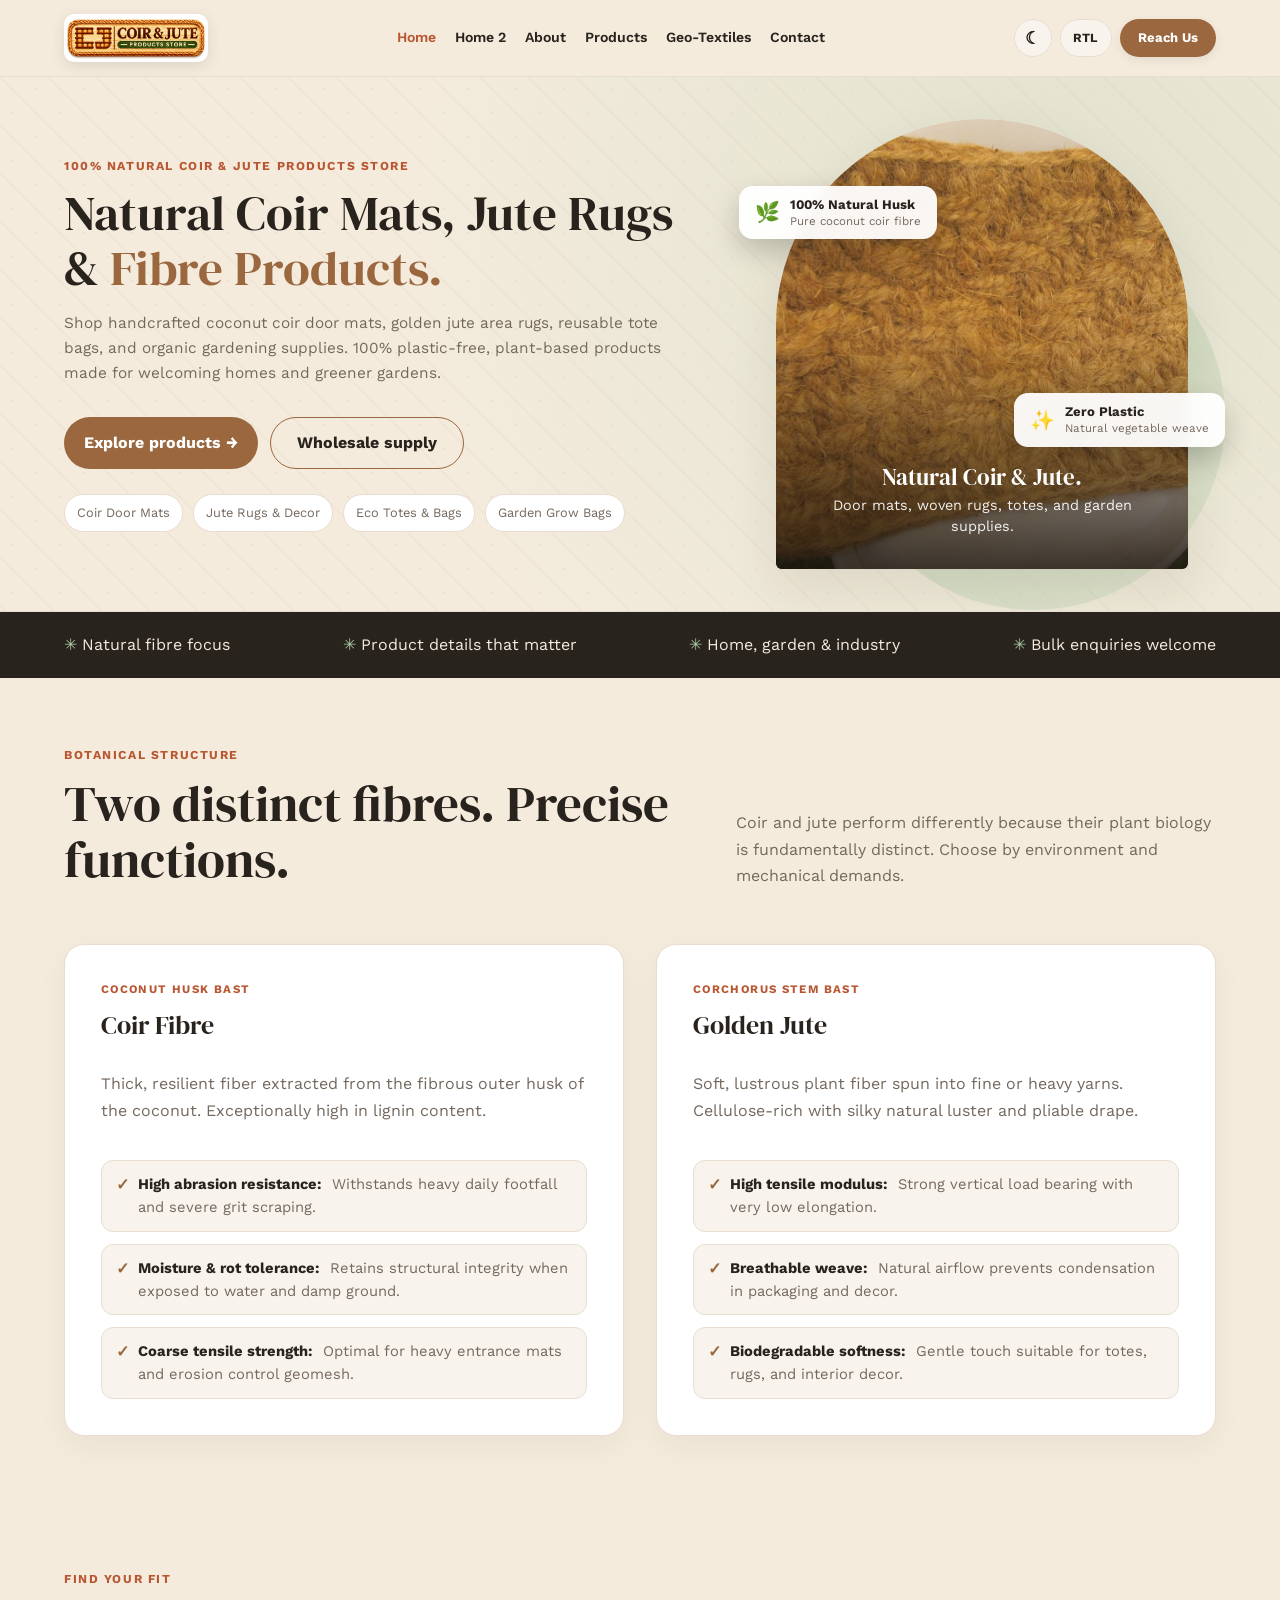
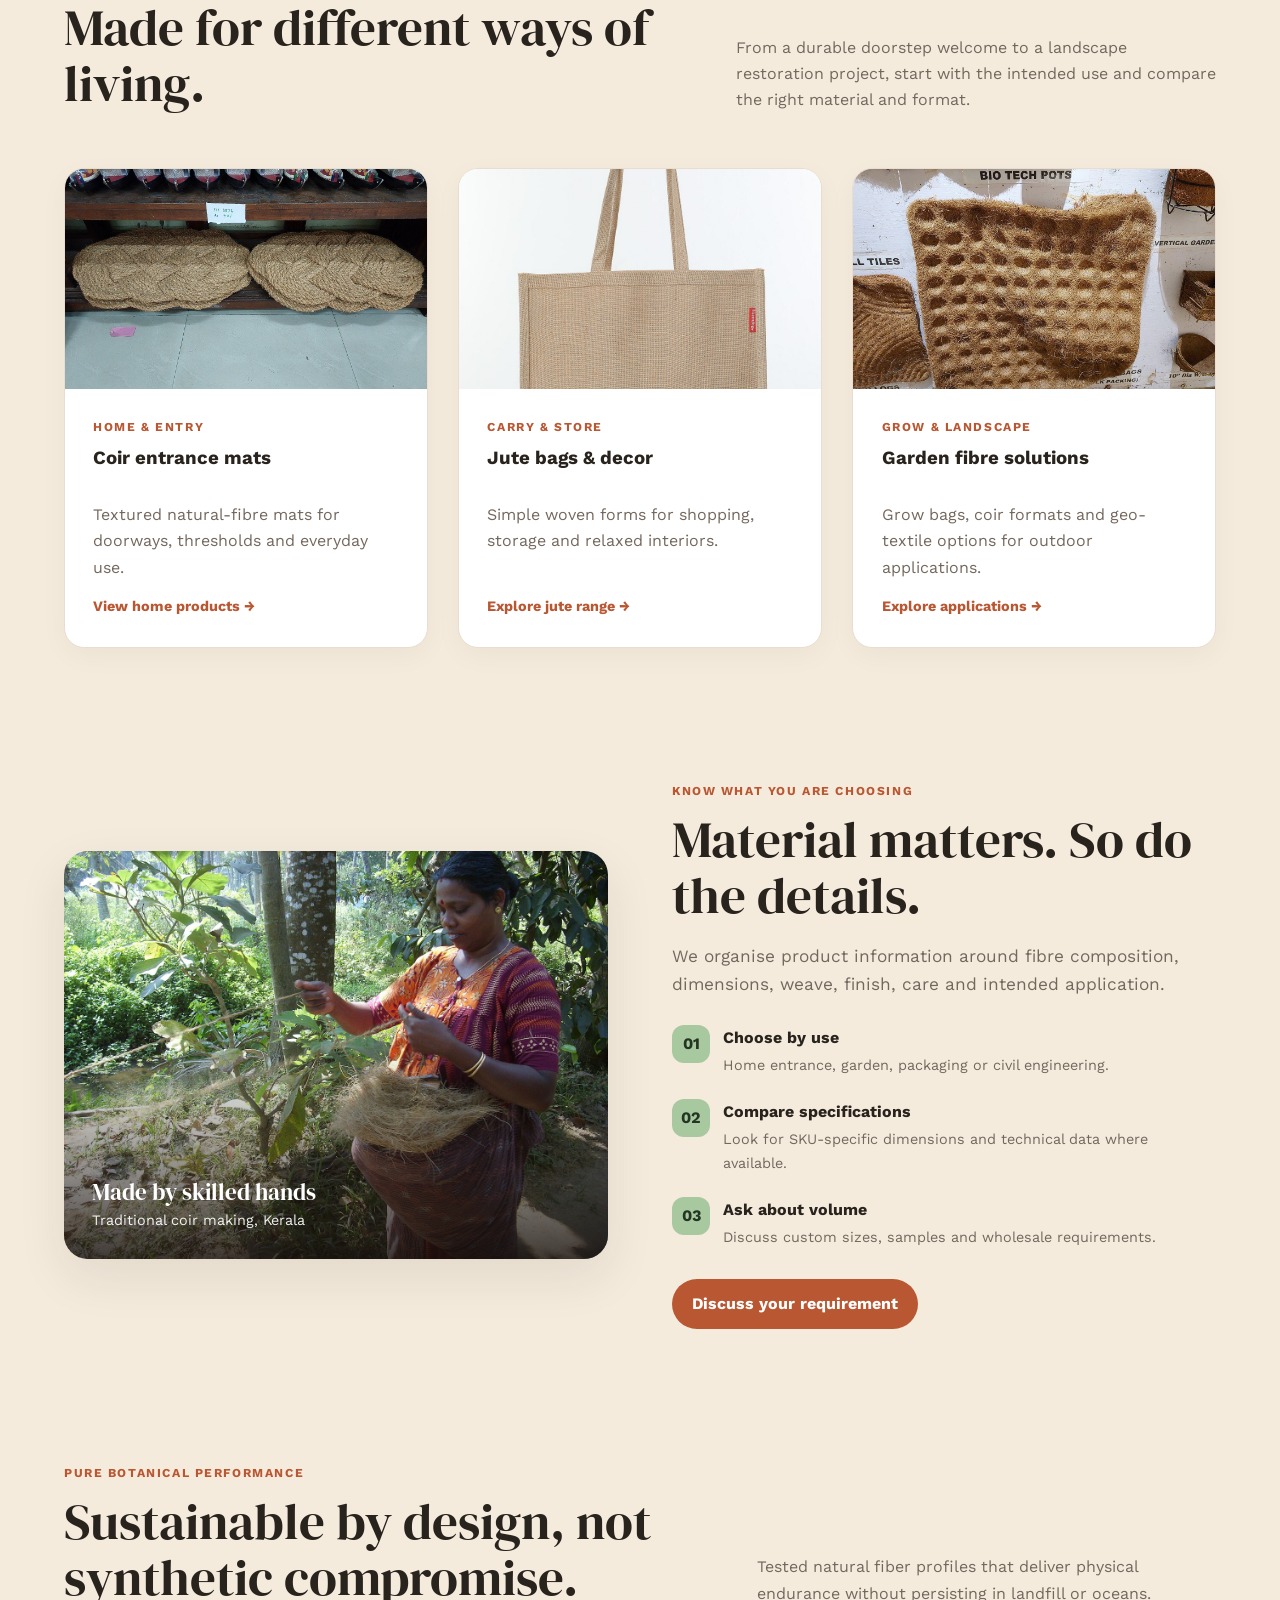
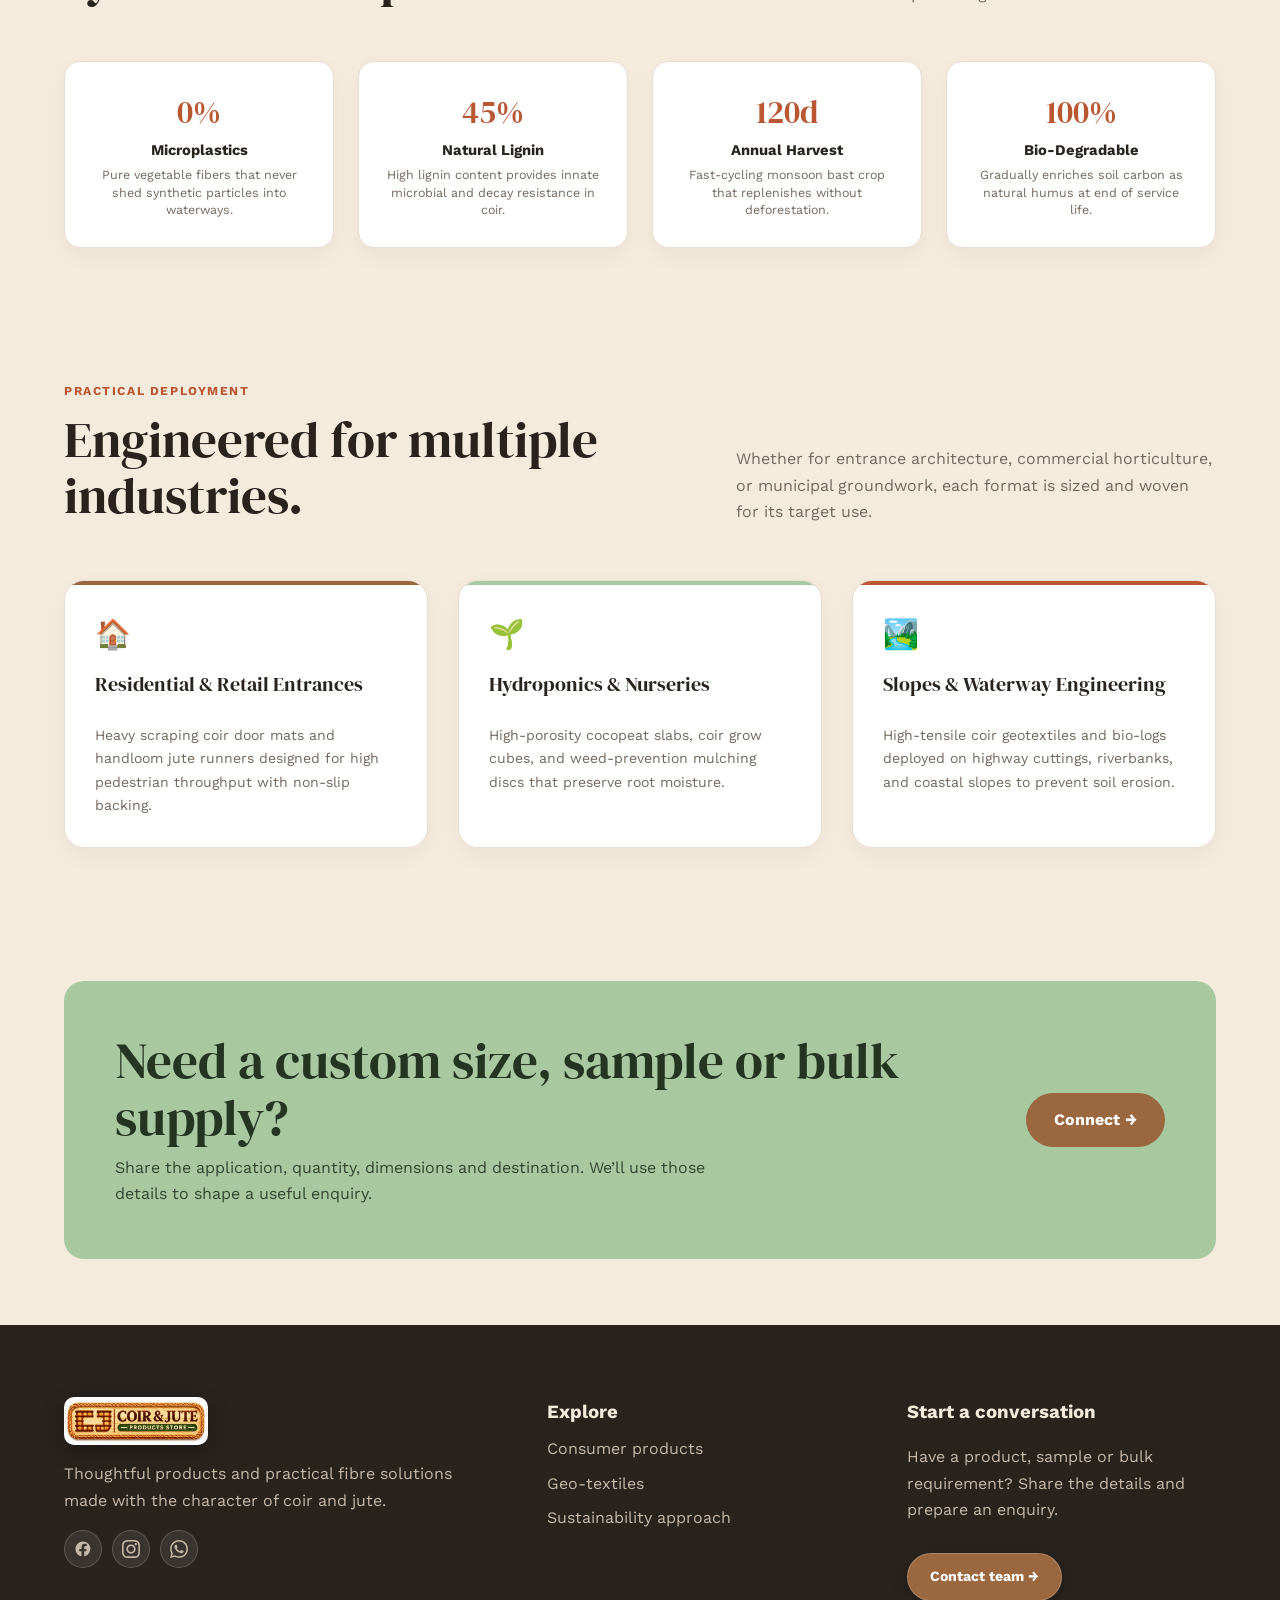
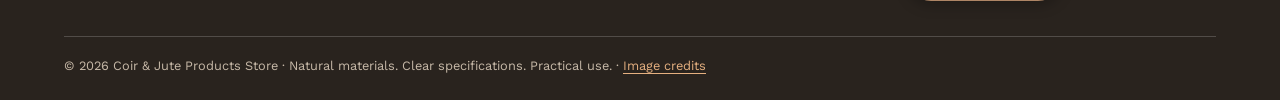
<file: index.html>
<!doctype html>
<html lang="en" data-theme="light" dir="ltr">

<head>
  <meta charset="utf-8">
  <meta name="viewport" content="width=device-width,initial-scale=1">
  <meta name="description" content="Coir and jute natural fibre products, home goods and geo-textile solutions.">
  <title>Coir &amp; Jute Products Store | Natural Door Mats, Jute Rugs &amp; Garden Supplies</title>
  <link rel="icon" type="image/png" href="assets/favicon.png">
  <link rel="apple-touch-icon" href="assets/favicon.png">
  <link rel="stylesheet" href="assets/styles.css">
</head>

<body>
  <header class="site-header">
    <div class="container nav-wrap"><a class="brand" href="index.html"
        aria-label="Coir & Jute Products Store - Home"><img class="brand-logo" src="assets/logo.jpg"
          alt="Coir & Jute Products Store" width="144" height="48"></a>
      <nav class="nav-links">
        <div class="nav-items"><a class="active" href="index.html">Home</a><a class="" href="home-2.html">Home 2</a><a
            class="" href="about.html">About</a><a class="" href="products.html">Products</a><a class=""
            href="geo-textiles.html">Geo-Textiles</a><a class="" href="contact.html">Contact</a></div>
        <div class="nav-tools"><button class="tool" data-theme-toggle aria-label="Toggle theme"
            title="Toggle theme">☾</button><button class="tool" data-dir-toggle aria-label="Toggle text direction"
            title="Toggle text direction">RTL</button><a class="btn btn-primary nav-cta" href="contact.html">Reach
            Us</a></div>
      </nav><button class="menu-toggle" aria-label="Toggle menu">☰</button>
    </div>
  </header>
  <main>
    <section class="hero hero-index hx-arch">
      <div class="hero-bg-pattern hero-pattern-weave" aria-hidden="true"></div>
      <div class="container hero-grid">
        <div class="hero-content">
          <div class="eyebrow"><span class="eyebrow-dot"></span> 100% Natural Coir &amp; Jute Products Store</div>
          <h1 class="display">Natural Coir Mats, Jute Rugs &amp; <span>Fibre Products.</span></h1>
          <p class="lead">Shop handcrafted coconut coir door mats, golden jute area rugs, reusable tote bags, and
            organic gardening supplies. 100% plastic-free, plant-based products made for welcoming homes and greener
            gardens.</p>
          <div class="hero-actions">
            <a class="btn btn-primary" href="products.html">Explore products →</a>
            <a class="btn btn-outline" href="home-2.html">Wholesale supply</a>
            </div>
            <div class="pills">
            <span class="pill">Coir Door Mats</span>
            <span class="pill">Jute Rugs &amp; Decor</span>
            <span class="pill">Eco Totes &amp; Bags</span>
            <span class="pill">Garden Grow Bags</span>
            </div>
            </div>
            <div class="hero-visual">
              <span class="arch-disc" aria-hidden="true"></span>
              <figure class="photo-frame hero-photo cap arch">
            <img src="assets/images/index-hero.jpg" alt="Natural coir doormats woven from coconut fibre" fetchpriority="high"
              decoding="async">
            <figcaption><strong>Natural Coir &amp; Jute.</strong><span>Door mats, woven rugs, totes, and garden
                supplies.</span></figcaption>
            </figure>
            <span class="photo-chip chip-a"><span class="ico">🌿</span><span><b>100% Natural Husk</b><small>Pure coconut
                  coir fibre</small></span></span>
            <span class="photo-chip chip-b"><span class="ico">✨</span><span><b>Zero Plastic</b><small>Natural vegetable
                  weave</small></span></span>
            </div>
            </div>
            </section>
            <div class="trust">
              <div class="container"><span>Natural fibre focus</span><span>Product details that matter</span><span>Home, garden
                  & industry</span><span>Bulk enquiries welcome</span></div>
            </div>
            
            <!-- SECTION 1: Material Distinction Matrix -->
            <section class="section">
              <div class="container">
                <div class="section-head">
                  <div>
                    <div class="eyebrow">Botanical Structure</div>
                    <h2 class="display">Two distinct fibres. Precise functions.</h2>
                  </div>
                  <p>Coir and jute perform differently because their plant biology is fundamentally distinct. Choose by
                    environment and mechanical demands.</p>
                </div>
                <div class="compare-grid">
                  <div class="compare-card">
                    <span class="compare-badge">Coconut Husk Bast</span>
                    <h3>Coir Fibre</h3>
                    <p>Thick, resilient fiber extracted from the fibrous outer husk of the coconut. Exceptionally high in lignin
                      content.</p>
                    <ul class="compare-list">
                      <li><strong>High abrasion resistance:</strong> Withstands heavy daily footfall and severe grit scraping.
                      </li>
                      <li><strong>Moisture & rot tolerance:</strong> Retains structural integrity when exposed to water and damp
                        ground.</li>
                      <li><strong>Coarse tensile strength:</strong> Optimal for heavy entrance mats and erosion control geomesh.
                      </li>
                    </ul>
                  </div>
                  <div class="compare-card">
                    <span class="compare-badge">Corchorus Stem Bast</span>
                    <h3>Golden Jute</h3>
                    <p>Soft, lustrous plant fiber spun into fine or heavy yarns. Cellulose-rich with silky natural luster and
                      pliable drape.</p>
                    <ul class="compare-list">
                      <li><strong>High tensile modulus:</strong> Strong vertical load bearing with very low elongation.</li>
                      <li><strong>Breathable weave:</strong> Natural airflow prevents condensation in packaging and decor.</li>
                      <li><strong>Biodegradable softness:</strong> Gentle touch suitable for totes, rugs, and interior decor.
                      </li>
                    </ul>
                  </div>
                </div>
              </div>
            </section>
            
            <!-- SECTION 2: Find Your Fit Cards -->
            <section class="section">
              <div class="container">
                <div class="section-head">
                  <div>
                    <div class="eyebrow">Find your fit</div>
                    <h2 class="display">Made for different ways of living.</h2>
                  </div>
                  <p>From a durable doorstep welcome to a landscape restoration project, start with the intended use and compare
                    the right material and format.</p>
                </div>
                <div class="grid-3">
                  <article class="card">
                    <div class="card-photo"><img src="assets/images/index-entrance-mats.jpg"
                        alt="Stack of natural coir entrance mats" loading="lazy" decoding="async"></div>
                    <div class="card-pad">
                      <span class="tag">Home & entry</span>
                      <h3>Coir entrance mats</h3>
                      <p>Textured natural-fibre mats for doorways, thresholds and everyday use.</p>
                      <a class="text-link" href="products.html">View home products →</a>
                    </div>
                  </article>
                  <article class="card">
                    <div class="card-photo"><img src="assets/images/index-jute-bags.jpg" alt="Handmade natural jute bag"
                        loading="lazy" decoding="async" style="object-position:center 40%"></div>
                    <div class="card-pad">
                      <span class="tag">Carry & store</span>
                      <h3>Jute bags & decor</h3>
                      <p>Simple woven forms for shopping, storage and relaxed interiors.</p>
                      <a class="text-link" href="products.html">Explore jute range →</a>
                    </div>
                  </article>
                  <article class="card">
                    <div class="card-photo"><img src="assets/images/index-garden.jpg"
                        alt="Coir seedling trays for gardening and nurseries" loading="lazy" decoding="async"></div>
                    <div class="card-pad">
                      <span class="tag">Grow & landscape</span>
                      <h3>Garden fibre solutions</h3>
                      <p>Grow bags, coir formats and geo-textile options for outdoor applications.</p>
                      <a class="text-link" href="geo-textiles.html">Explore applications →</a>
                    </div>
                  </article>
                </div>
              </div>
            </section>
            
            <!-- SECTION 3: Craft & Material Heritage -->
            <section class="section">
              <div class="container split">
                <figure class="photo-frame split-photo cap">
                  <img src="assets/images/index-coir-making.jpg" alt="Artisans making coir yarn by hand in Kerala" loading="lazy"
                    decoding="async">
                  <figcaption><strong>Made by skilled hands</strong><span>Traditional coir making, Kerala</span></figcaption>
                </figure>
        <div>
          <div class="eyebrow">Know what you are choosing</div>
          <h2 class="display">Material matters. So do the details.</h2>
          <p class="lead">We organise product information around fibre composition, dimensions, weave, finish, care and
            intended application.</p>
          <div class="feature-list">
            <div class="feature">
              <div class="feature-icon">01</div>
              <div><b>Choose by use</b>
                <p>Home entrance, garden, packaging or civil engineering.</p>
              </div>
            </div>
            <div class="feature">
              <div class="feature-icon">02</div>
              <div><b>Compare specifications</b>
                <p>Look for SKU-specific dimensions and technical data where available.</p>
              </div>
            </div>
            <div class="feature">
              <div class="feature-icon">03</div>
              <div><b>Ask about volume</b>
                <p>Discuss custom sizes, samples and wholesale requirements.</p>
              </div>
            </div>
          </div>
          <a class="btn btn-rust" href="contact.html">Discuss your requirement</a>
        </div>
        </div>
        </section>
        
        <!-- SECTION 4: Ecological Advantage Metric Strip -->
        <section class="section">
          <div class="container">
            <div class="section-head">
              <div>
                <div class="eyebrow">Pure Botanical Performance</div>
                <h2 class="display">Sustainable by design, not synthetic compromise.</h2>
              </div>
              <p>Tested natural fiber profiles that deliver physical endurance without persisting in landfill or oceans.</p>
            </div>
            <div class="metric-strip-grid">
              <div class="metric-box">
                <span class="metric-box-num">0%</span>
                <strong>Microplastics</strong>
                <p>Pure vegetable fibers that never shed synthetic particles into waterways.</p>
              </div>
              <div class="metric-box">
                <span class="metric-box-num">45%</span>
                <strong>Natural Lignin</strong>
                <p>High lignin content provides innate microbial and decay resistance in coir.</p>
              </div>
              <div class="metric-box">
                <span class="metric-box-num">120d</span>
                <strong>Annual Harvest</strong>
                <p>Fast-cycling monsoon bast crop that replenishes without deforestation.</p>
              </div>
              <div class="metric-box">
                <span class="metric-box-num">100%</span>
                <strong>Bio-Degradable</strong>
                <p>Gradually enriches soil carbon as natural humus at end of service life.</p>
              </div>
            </div>
          </div>
        </section>
        
        <!-- SECTION 5: Domain Applications -->
        <section class="section">
          <div class="container">
            <div class="section-head">
              <div>
                <div class="eyebrow">Practical Deployment</div>
                <h2 class="display">Engineered for multiple industries.</h2>
              </div>
              <p>Whether for entrance architecture, commercial horticulture, or municipal groundwork, each format is sized
                and woven for its target use.</p>
            </div>
            <div class="domain-grid">
              <div class="domain-card">
                <span class="domain-icon">🏠</span>
                <h3>Residential & Retail Entrances</h3>
                <p>Heavy scraping coir door mats and handloom jute runners designed for high pedestrian throughput with
                  non-slip backing.</p>
              </div>
              <div class="domain-card">
                <span class="domain-icon">🌱</span>
                <h3>Hydroponics & Nurseries</h3>
                <p>High-porosity cocopeat slabs, coir grow cubes, and weed-prevention mulching discs that preserve root
                  moisture.</p>
              </div>
              <div class="domain-card">
                <span class="domain-icon">🏞️</span>
                <h3>Slopes & Waterway Engineering</h3>
                <p>High-tensile coir geotextiles and bio-logs deployed on highway cuttings, riverbanks, and coastal slopes
                  to prevent soil erosion.</p>
              </div>
            </div>
          </div>
        </section>
        
        <!-- SECTION 6: Custom Specifications & Supply Banner -->
        <section class="section">
          <div class="container">
            <div class="banner">
              <div>
                <h2 class="display">Need a custom size, sample or bulk supply?</h2>
                <p>Share the application, quantity, dimensions and destination. We’ll use those details to shape a useful
                  enquiry.</p>
              </div>
              <a class="btn btn-primary" href="contact.html">Connect →</a>
            </div>
          </div>
        </section>
        </main>
        <footer class="footer">
          <div class="container">
            <div class="footer-grid">
              <div><a class="brand" href="index.html" aria-label="Coir &amp; Jute Products Store - Home"><img class="brand-logo"
                    src="assets/logo.jpg" alt="Coir &amp; Jute Products Store" width="144" height="48"></a>
                <p>Thoughtful products and practical fibre solutions made with the character of coir and jute.</p>
                <div class="footer-socials" aria-label="Social media channels"><a class="social-icon-btn"
                    href="https://facebook.com" target="_blank" rel="noopener noreferrer" aria-label="Facebook"><svg width="18"
                      height="18" viewBox="0 0 24 24" fill="currentColor" aria-hidden="true">
                      <path
                        d="M22 12c0-5.52-4.48-10-10-10S2 6.48 2 12c0 4.84 3.44 8.87 8 9.8V15H7v-3h3V9.5C10 6.46 11.82 5 14.45 5c1.26 0 2.55.22 2.55.22v2.8h-1.44c-1.5 0-1.96.93-1.96 1.89V12h3.15l-.5 3h-2.65v6.8c4.56-.93 8-4.96 8-9.8z" />
                    </svg></a><a class="social-icon-btn" href="https://instagram.com" target="_blank" rel="noopener noreferrer"
                    aria-label="Instagram"><svg width="18" height="18" viewBox="0 0 24 24" fill="currentColor"
                      aria-hidden="true">
                      <path
                        d="M12 2.163c3.204 0 3.584.012 4.85.07 3.252.148 4.771 1.691 4.919 4.919.058 1.265.069 1.645.069 4.849 0 3.205-.012 3.584-.069 4.849-.149 3.225-1.664 4.771-4.919 4.919-1.266.058-1.644.07-4.85.07-3.204 0-3.584-.012-4.849-.07-3.26-.149-4.771-1.699-4.919-4.92-.058-1.265-.07-1.644-.07-4.849 0-3.204.013-3.583.07-4.849.149-3.227 1.664-4.771 4.919-4.919 1.266-.057 1.645-.069 4.849-.069zm0-2.163c-3.259 0-3.667.014-4.947.072-4.358.2-6.78 2.618-6.98 6.98-.059 1.281-.073 1.689-.073 4.948 0 3.259.014 3.668.072 4.948.2 4.358 2.618 6.78 6.98 6.98 1.281.058 1.689.072 4.948.072 3.259 0 3.668-.014 4.948-.072 4.354-.2 6.782-2.618 6.979-6.98.059-1.28.073-1.689.073-4.948 0-3.259-.014-3.667-.072-4.947-.196-4.354-2.617-6.78-6.979-6.98-1.281-.059-1.69-.073-4.949-.073zm0 5.838c-3.403 0-6.162 2.759-6.162 6.162s2.759 6.163 6.162 6.163 6.162-2.759 6.162-6.163c0-3.403-2.759-6.162-6.162-6.162zm0 10.162c-2.209 0-4-1.79-4-4 0-2.209 1.791-4 4-4s4 1.791 4 4c0 2.21-1.791 4-4 4zm6.406-11.845c-.796 0-1.441.645-1.441 1.44s.645 1.44 1.441 1.44c.795 0 1.439-.645 1.439-1.44s-.644-1.44-1.439-1.44z" />
                    </svg></a><a class="social-icon-btn" href="https://whatsapp.com" target="_blank" rel="noopener noreferrer"
                    aria-label="WhatsApp"><svg width="18" height="18" viewBox="0 0 24 24" fill="currentColor"
                      aria-hidden="true">
                      <path
                        d="M.057 24l1.687-6.163c-1.041-1.804-1.588-3.849-1.587-5.946.003-6.556 5.338-11.891 11.893-11.891 3.181.001 6.167 1.24 8.413 3.488 2.245 2.248 3.481 5.236 3.48 8.414-.003 6.557-5.338 11.892-11.893 11.892-1.99-.001-3.951-.5-5.688-1.448l-6.305 1.654zm6.597-3.807c1.676.995 3.276 1.591 5.392 1.592 5.448 0 9.886-4.434 9.889-9.885.002-5.462-4.415-9.89-9.881-9.892-5.452 0-9.887 4.434-9.889 9.884-.001 2.225.651 3.891 1.746 5.634l-.999 3.648 3.742-.981zm11.387-5.464c-.074-.124-.272-.198-.57-.347-.297-.149-1.758-.868-2.031-.967-.272-.099-.47-.149-.669.149-.198.297-.768.967-.941 1.165-.173.198-.347.223-.644.074-.297-.149-1.255-.462-2.39-1.475-.883-.788-1.48-1.761-1.653-2.059-.173-.297-.018-.458.13-.606.134-.133.297-.347.446-.521.151-.172.2-.296.3-.495.099-.198.05-.372-.025-.521-.075-.148-.669-1.611-.916-2.206-.242-.579-.487-.501-.669-.51l-.57-.01c-.198 0-.52.074-.792.372s-1.04 1.016-1.04 2.479 1.065 2.876 1.213 3.074c.149.198 2.095 3.2 5.076 4.487.709.306 1.263.489 1.694.626.712.226 1.36.194 1.872.118.571-.085 1.758-.719 2.006-1.413.248-.695.248-1.29.173-1.414z" />
                    </svg></a></div>
              </div>
              <div>
                <h3>Explore</h3>
                <div class="footer-links"><a href="products.html">Consumer products</a><a
                    href="geo-textiles.html">Geo-textiles</a><a href="about.html#sustainability">Sustainability approach</a>
                </div>
              </div>
              <div>
                <h3>Start a conversation</h3>
                <p>Have a product, sample or bulk requirement? Share the details and prepare an enquiry.</p><a
                  class="btn btn-primary footer-cta-btn" href="contact.html">Contact team →</a>
              </div>
            </div>
      <div class="footer-bottom">© <span data-year></span> Coir &amp; Jute Products Store · Natural materials. Clear
        specifications. Practical use. · <a href="credits.html">Image credits</a></div>
    </div>
  </footer>
  <script src="assets/app.js"></script><button class="back-to-top" id="back-to-top" type="button" aria-label="Back to top"
    title="Back to top"><svg width="20" height="20" viewBox="0 0 24 24" fill="none" stroke="currentColor"
      stroke-width="2.5" stroke-linecap="round" stroke-linejoin="round" aria-hidden="true">
      <polyline points="18 15 12 9 6 15"></polyline>
    </svg></button>
  </body>
  
  </html>
</file>
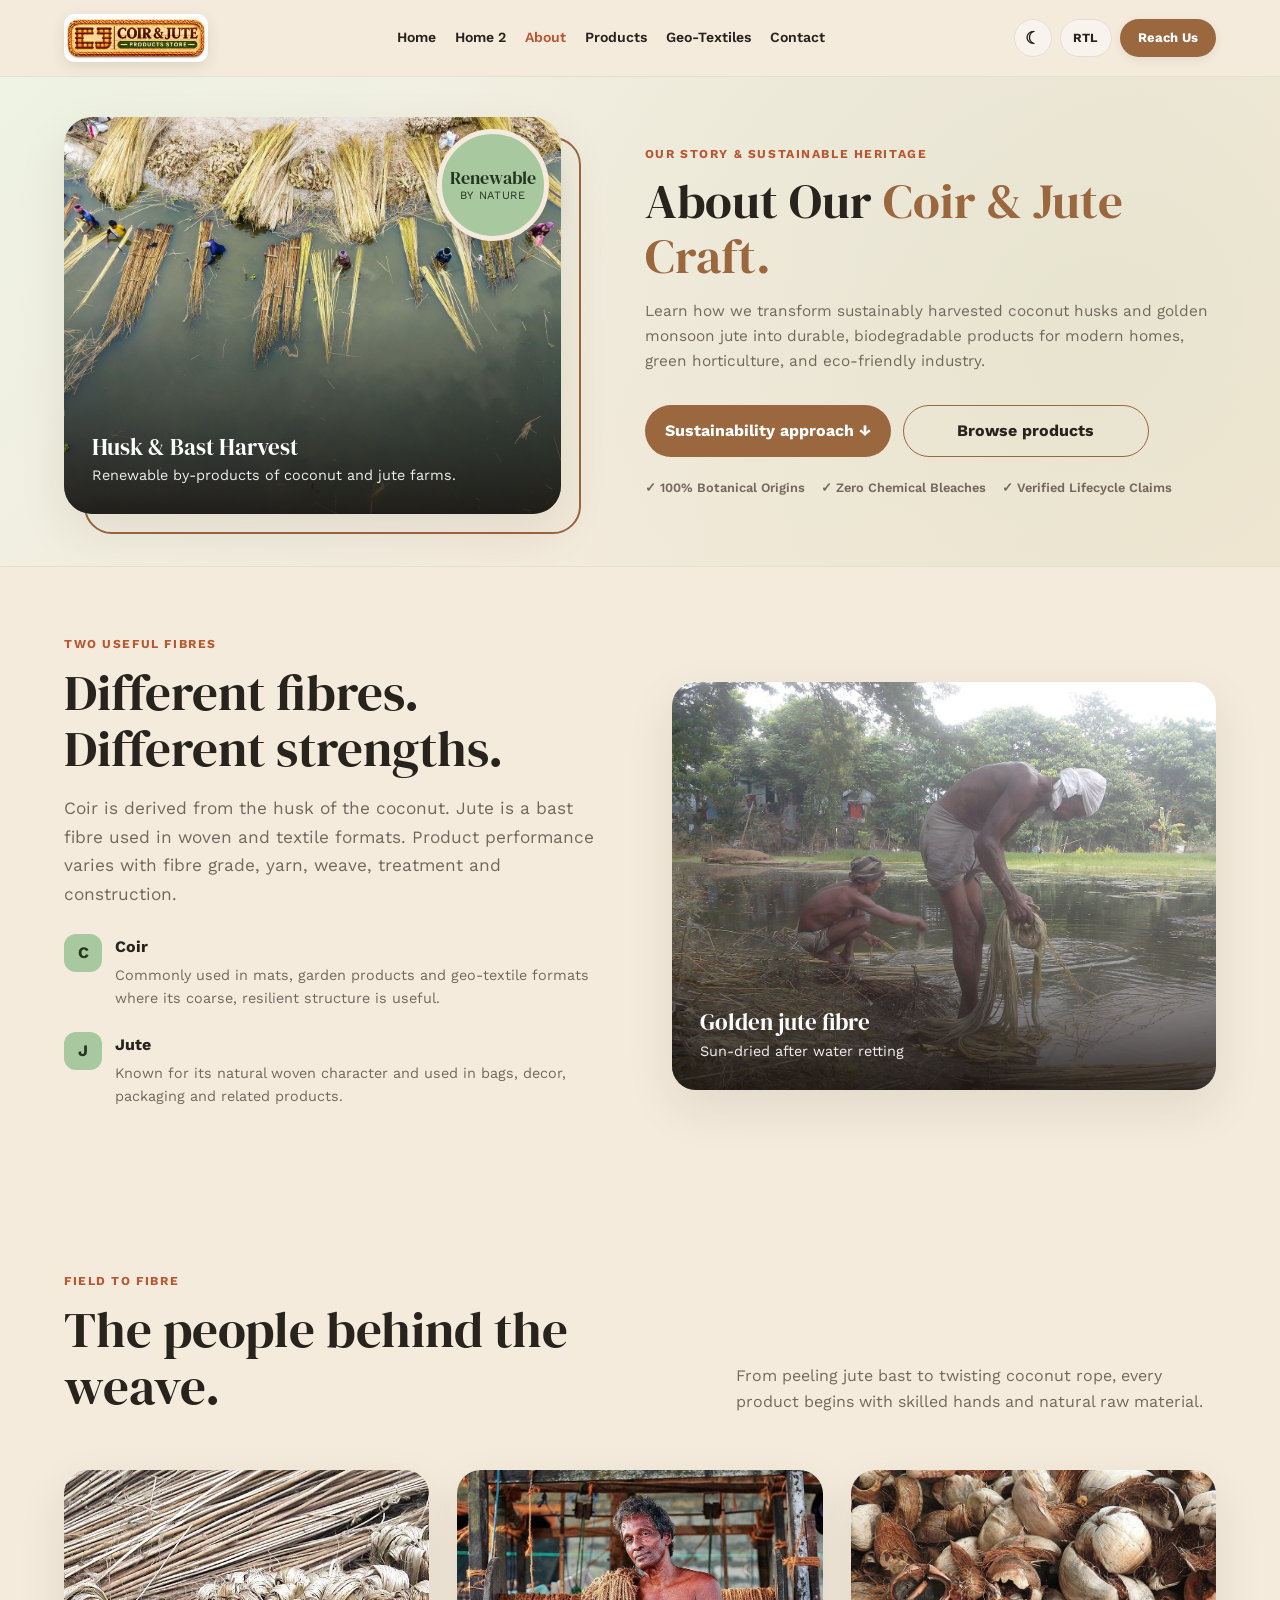
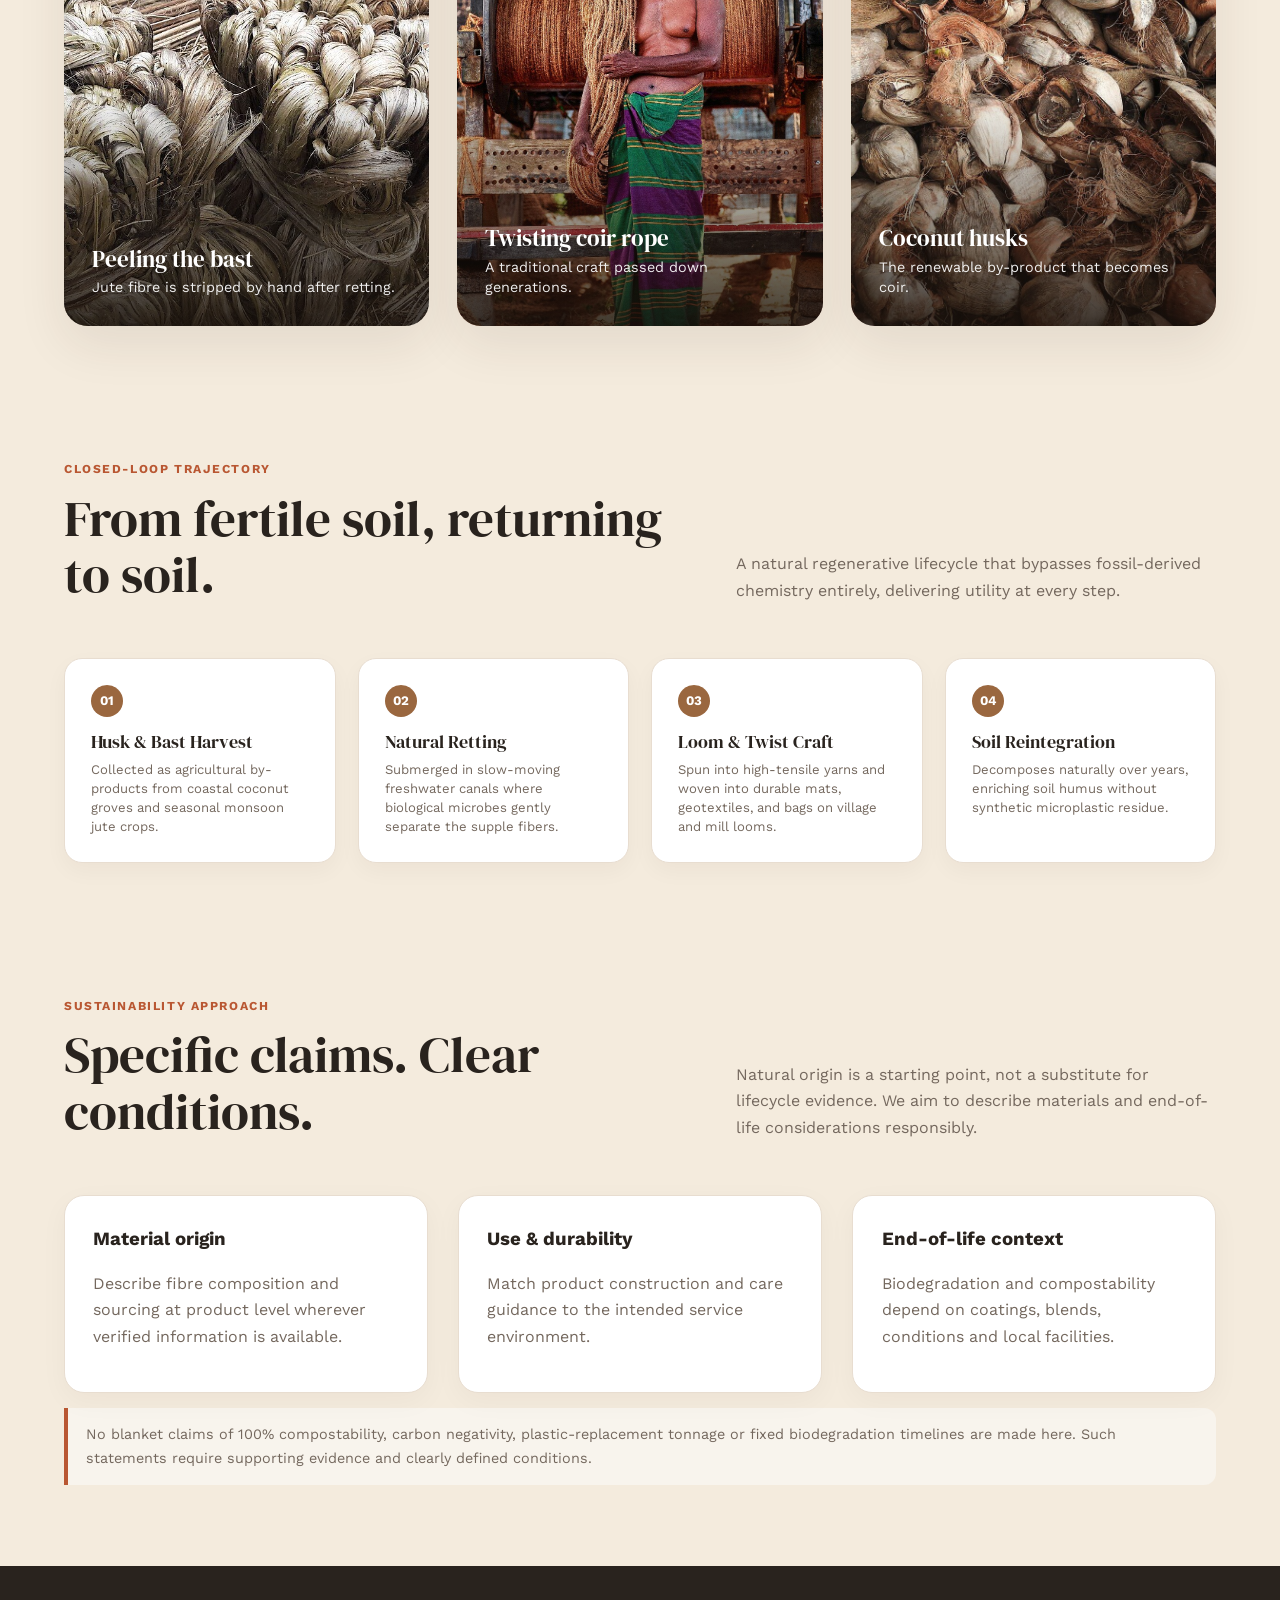
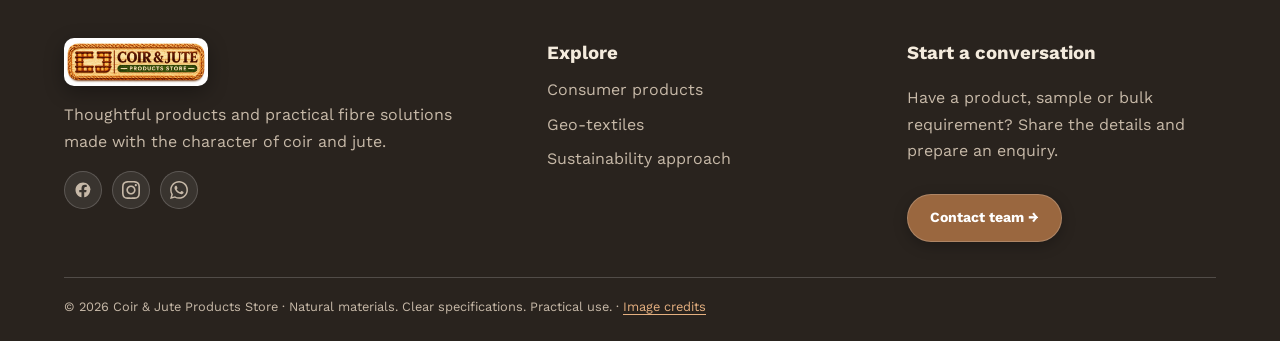
<file: about.html>
<!doctype html>
<html lang="en" data-theme="light" dir="ltr">

<head>
  <meta charset="utf-8">
  <meta name="viewport" content="width=device-width,initial-scale=1">
  <meta name="description" content="Coir and jute natural fibre products, home goods and geo-textile solutions.">
  <title>About Our Natural Fibres | Sustainable Coir & Jute Craft</title>
  <link rel="icon" type="image/png" href="assets/favicon.png">
  <link rel="apple-touch-icon" href="assets/favicon.png">
  <link rel="stylesheet" href="assets/styles.css">
</head>

<body>
  <header class="site-header">
    <div class="container nav-wrap"><a class="brand" href="index.html"
        aria-label="Coir & Jute Products Store - Home"><img class="brand-logo" src="assets/logo.jpg"
          alt="Coir & Jute Products Store" width="144" height="48"></a>
      <nav class="nav-links">
        <div class="nav-items"><a class="" href="index.html">Home</a><a class="" href="home-2.html">Home 2</a><a
            class="active" href="about.html">About</a><a class="" href="products.html">Products</a><a class=""
            href="geo-textiles.html">Geo-Textiles</a><a class="" href="contact.html">Contact</a></div>
        <div class="nav-tools"><button class="tool" data-theme-toggle aria-label="Toggle theme"
            title="Toggle theme">☾</button><button class="tool" data-dir-toggle aria-label="Toggle text direction"
            title="Toggle text direction">RTL</button><a class="btn btn-primary nav-cta" href="contact.html">Reach
            Us</a></div>
      </nav><button class="menu-toggle" aria-label="Toggle menu">☰</button>
    </div>
  </header>
  <main>
    <section class="hero hero-about hx-offset">
  <div class="hero-bg-pattern hero-pattern-rings" aria-hidden="true"></div>
  <div class="container hero-grid">
    <div class="hero-content">
      <div class="eyebrow"><span class="eyebrow-dot"></span> Our Story & Sustainable Heritage</div>
      <h1 class="display">About Our <span>Coir & Jute Craft.</span></h1>
      <p class="lead">Learn how we transform sustainably harvested coconut husks and golden monsoon jute into durable,
        biodegradable products for modern homes, green horticulture, and eco-friendly industry.</p>
      <div class="hero-actions">
        <a class="btn btn-primary" href="#sustainability">Sustainability approach ↓</a>
        <a class="btn btn-outline" href="products.html">Browse products</a>
      </div>
      <div class="about-trust-tags">
        <span>✓ 100% Botanical Origins</span>
        <span>✓ Zero Chemical Bleaches</span>
        <span>✓ Verified Lifecycle Claims</span>
      </div>
    </div>
    <div class="hero-visual">
      <div class="offset-frame">
        <figure class="photo-frame hero-photo cap">
          <img src="assets/images/about-hero.jpg" alt="Farmers harvesting jute in the field" fetchpriority="high" decoding="async">
          <figcaption><strong>Husk &amp; Bast Harvest</strong><span>Renewable by-products of coconut and jute farms.</span></figcaption>
        </figure>
        <span class="round-badge"><b>Renewable</b><small>by nature</small></span>
      </div>
    </div>
  </div>
</section>
<!-- SECTION 1: Two Useful Fibres Split -->
<section class="section">
  <div class="container split">
    <div>
      <div class="eyebrow">Two useful fibres</div>
      <h2 class="display">Different fibres. Different strengths.</h2>
      <p class="lead">Coir is derived from the husk of the coconut. Jute is a bast fibre used in woven and textile
        formats. Product performance varies with fibre grade, yarn, weave, treatment and construction.</p>
      <div class="feature-list">
        <div class="feature">
          <div class="feature-icon">C</div>
          <div><b>Coir</b>
            <p>Commonly used in mats, garden products and geo-textile formats where its coarse, resilient structure is
              useful.</p>
          </div>
        </div>
        <div class="feature">
          <div class="feature-icon">J</div>
          <div><b>Jute</b>
            <p>Known for its natural woven character and used in bags, decor, packaging and related products.</p>
          </div>
        </div>
      </div>
    </div>
    <figure class="photo-frame split-photo cap">
      <img src="assets/images/about-jute-fibre.jpg" alt="Golden jute fibre drying in the sun" loading="lazy"
        decoding="async">
      <figcaption><strong>Golden jute fibre</strong><span>Sun-dried after water retting</span></figcaption>
    </figure>
  </div>
</section>

<!-- SECTION 2: The People Behind the Weave Photo Strip -->
<section class="section">
  <div class="container">
    <div class="section-head">
      <div>
        <div class="eyebrow">Field to fibre</div>
        <h2 class="display">The people behind the weave.</h2>
      </div>
      <p>From peeling jute bast to twisting coconut rope, every product begins with skilled hands and natural raw
        material.</p>
    </div>
    <div class="photo-strip">
      <figure class="photo-frame cap">
        <img src="assets/images/about-peeling-jute.jpg" alt="Farmer peeling jute fibre from the stem" loading="lazy"
          decoding="async">
        <figcaption><strong>Peeling the bast</strong><span>Jute fibre is stripped by hand after retting.</span>
        </figcaption>
      </figure>
      <figure class="photo-frame cap">
        <img src="assets/images/about-rope-worker.jpg" alt="Traditional worker twisting coconut coir rope"
          loading="lazy" decoding="async" style="object-position:center 30%">
        <figcaption><strong>Twisting coir rope</strong><span>A traditional craft passed down generations.</span>
        </figcaption>
      </figure>
      <figure class="photo-frame cap">
        <img src="assets/images/about-coconut-husks.jpg" alt="Heaps of coconut husks ready for fibre extraction"
          loading="lazy" decoding="async">
        <figcaption><strong>Coconut husks</strong><span>The renewable by-product that becomes coir.</span></figcaption>
      </figure>
    </div>
  </div>
</section>

<!-- SECTION 3: Circular Lifecycle Pipeline -->
<section class="section">
  <div class="container">
    <div class="section-head">
      <div>
        <div class="eyebrow">Closed-Loop Trajectory</div>
        <h2 class="display">From fertile soil, returning to soil.</h2>
      </div>
      <p>A natural regenerative lifecycle that bypasses fossil-derived chemistry entirely, delivering utility at every
        step.</p>
    </div>
    <div class="lifecycle-track">
      <div class="lifecycle-node">
        <span class="lifecycle-node-step">01</span>
        <h4>Husk & Bast Harvest</h4>
        <p>Collected as agricultural by-products from coastal coconut groves and seasonal monsoon jute crops.</p>
      </div>
      <div class="lifecycle-node">
        <span class="lifecycle-node-step">02</span>
        <h4>Natural Retting</h4>
        <p>Submerged in slow-moving freshwater canals where biological microbes gently separate the supple fibers.</p>
      </div>
      <div class="lifecycle-node">
        <span class="lifecycle-node-step">03</span>
        <h4>Loom & Twist Craft</h4>
        <p>Spun into high-tensile yarns and woven into durable mats, geotextiles, and bags on village and mill looms.
        </p>
      </div>
      <div class="lifecycle-node">
        <span class="lifecycle-node-step">04</span>
        <h4>Soil Reintegration</h4>
        <p>Decomposes naturally over years, enriching soil humus without synthetic microplastic residue.</p>
      </div>
    </div>
  </div>
</section>

<!-- SECTION 4: Sustainability Approach & Disclosure -->
<section class="section" id="sustainability">
  <div class="container">
    <div class="section-head">
      <div>
        <div class="eyebrow">Sustainability approach</div>
        <h2 class="display">Specific claims. Clear conditions.</h2>
      </div>
      <p>Natural origin is a starting point, not a substitute for lifecycle evidence. We aim to describe materials and
        end-of-life considerations responsibly.</p>
    </div>
    <div class="grid-3">
      <div class="card card-pad">
        <h3>Material origin</h3>
        <p>Describe fibre composition and sourcing at product level wherever verified information is available.</p>
      </div>
      <div class="card card-pad">
        <h3>Use & durability</h3>
        <p>Match product construction and care guidance to the intended service environment.</p>
      </div>
      <div class="card card-pad">
        <h3>End-of-life context</h3>
        <p>Biodegradation and compostability depend on coatings, blends, conditions and local facilities.</p>
      </div>
    </div>
    <p class="notice">No blanket claims of 100% compostability, carbon negativity, plastic-replacement tonnage or fixed
      biodegradation timelines are made here. Such statements require supporting evidence and clearly defined
      conditions.</p>
  </div>
</section>
</main>
<footer class="footer">
  <div class="container">
    <div class="footer-grid">
      <div><a class="brand" href="index.html" aria-label="Coir &amp; Jute Products Store - Home"><img class="brand-logo"
            src="assets/logo.jpg" alt="Coir &amp; Jute Products Store" width="144" height="48"></a>
        <p>Thoughtful products and practical fibre solutions made with the character of coir and jute.</p>
        <div class="footer-socials" aria-label="Social media channels"><a class="social-icon-btn"
            href="https://facebook.com" target="_blank" rel="noopener noreferrer" aria-label="Facebook"><svg width="18"
              height="18" viewBox="0 0 24 24" fill="currentColor" aria-hidden="true">
              <path
                d="M22 12c0-5.52-4.48-10-10-10S2 6.48 2 12c0 4.84 3.44 8.87 8 9.8V15H7v-3h3V9.5C10 6.46 11.82 5 14.45 5c1.26 0 2.55.22 2.55.22v2.8h-1.44c-1.5 0-1.96.93-1.96 1.89V12h3.15l-.5 3h-2.65v6.8c4.56-.93 8-4.96 8-9.8z" />
            </svg></a><a class="social-icon-btn" href="https://instagram.com" target="_blank" rel="noopener noreferrer"
            aria-label="Instagram"><svg width="18" height="18" viewBox="0 0 24 24" fill="currentColor"
              aria-hidden="true">
              <path
                d="M12 2.163c3.204 0 3.584.012 4.85.07 3.252.148 4.771 1.691 4.919 4.919.058 1.265.069 1.645.069 4.849 0 3.205-.012 3.584-.069 4.849-.149 3.225-1.664 4.771-4.919 4.919-1.266.058-1.644.07-4.85.07-3.204 0-3.584-.012-4.849-.07-3.26-.149-4.771-1.699-4.919-4.92-.058-1.265-.07-1.644-.07-4.849 0-3.204.013-3.583.07-4.849.149-3.227 1.664-4.771 4.919-4.919 1.266-.057 1.645-.069 4.849-.069zm0-2.163c-3.259 0-3.667.014-4.947.072-4.358.2-6.78 2.618-6.98 6.98-.059 1.281-.073 1.689-.073 4.948 0 3.259.014 3.668.072 4.948.2 4.358 2.618 6.78 6.98 6.98 1.281.058 1.689.072 4.948.072 3.259 0 3.668-.014 4.948-.072 4.354-.2 6.782-2.618 6.979-6.98.059-1.28.073-1.689.073-4.948 0-3.259-.014-3.667-.072-4.947-.196-4.354-2.617-6.78-6.979-6.98-1.281-.059-1.69-.073-4.949-.073zm0 5.838c-3.403 0-6.162 2.759-6.162 6.162s2.759 6.163 6.162 6.163 6.162-2.759 6.162-6.163c0-3.403-2.759-6.162-6.162-6.162zm0 10.162c-2.209 0-4-1.79-4-4 0-2.209 1.791-4 4-4s4 1.791 4 4c0 2.21-1.791 4-4 4zm6.406-11.845c-.796 0-1.441.645-1.441 1.44s.645 1.44 1.441 1.44c.795 0 1.439-.645 1.439-1.44s-.644-1.44-1.439-1.44z" />
            </svg></a><a class="social-icon-btn" href="https://whatsapp.com" target="_blank" rel="noopener noreferrer"
            aria-label="WhatsApp"><svg width="18" height="18" viewBox="0 0 24 24" fill="currentColor"
              aria-hidden="true">
              <path
                d="M.057 24l1.687-6.163c-1.041-1.804-1.588-3.849-1.587-5.946.003-6.556 5.338-11.891 11.893-11.891 3.181.001 6.167 1.24 8.413 3.488 2.245 2.248 3.481 5.236 3.48 8.414-.003 6.557-5.338 11.892-11.893 11.892-1.99-.001-3.951-.5-5.688-1.448l-6.305 1.654zm6.597-3.807c1.676.995 3.276 1.591 5.392 1.592 5.448 0 9.886-4.434 9.889-9.885.002-5.462-4.415-9.89-9.881-9.892-5.452 0-9.887 4.434-9.889 9.884-.001 2.225.651 3.891 1.746 5.634l-.999 3.648 3.742-.981zm11.387-5.464c-.074-.124-.272-.198-.57-.347-.297-.149-1.758-.868-2.031-.967-.272-.099-.47-.149-.669.149-.198.297-.768.967-.941 1.165-.173.198-.347.223-.644.074-.297-.149-1.255-.462-2.39-1.475-.883-.788-1.48-1.761-1.653-2.059-.173-.297-.018-.458.13-.606.134-.133.297-.347.446-.521.151-.172.2-.296.3-.495.099-.198.05-.372-.025-.521-.075-.148-.669-1.611-.916-2.206-.242-.579-.487-.501-.669-.51l-.57-.01c-.198 0-.52.074-.792.372s-1.04 1.016-1.04 2.479 1.065 2.876 1.213 3.074c.149.198 2.095 3.2 5.076 4.487.709.306 1.263.489 1.694.626.712.226 1.36.194 1.872.118.571-.085 1.758-.719 2.006-1.413.248-.695.248-1.29.173-1.414z" />
            </svg></a></div>
      </div>
      <div>
        <h3>Explore</h3>
        <div class="footer-links"><a href="products.html">Consumer products</a><a
            href="geo-textiles.html">Geo-textiles</a><a href="about.html#sustainability">Sustainability approach</a></div>
      </div>
      <div>
        <h3>Start a conversation</h3>
        <p>Have a product, sample or bulk requirement? Share the details and prepare an enquiry.</p><a
          class="btn btn-primary footer-cta-btn" href="contact.html">Contact team →</a>
      </div>
    </div>
    <div class="footer-bottom">© <span data-year></span> Coir &amp; Jute Products Store · Natural materials. Clear
      specifications. Practical use. · <a href="credits.html">Image credits</a></div>
  </div>
</footer>
<script src="assets/app.js"></script><button class="back-to-top" id="back-to-top" type="button" aria-label="Back to top"
  title="Back to top"><svg width="20" height="20" viewBox="0 0 24 24" fill="none" stroke="currentColor"
    stroke-width="2.5" stroke-linecap="round" stroke-linejoin="round" aria-hidden="true">
    <polyline points="18 15 12 9 6 15"></polyline>
  </svg></button>
</body>

</html>
</file>
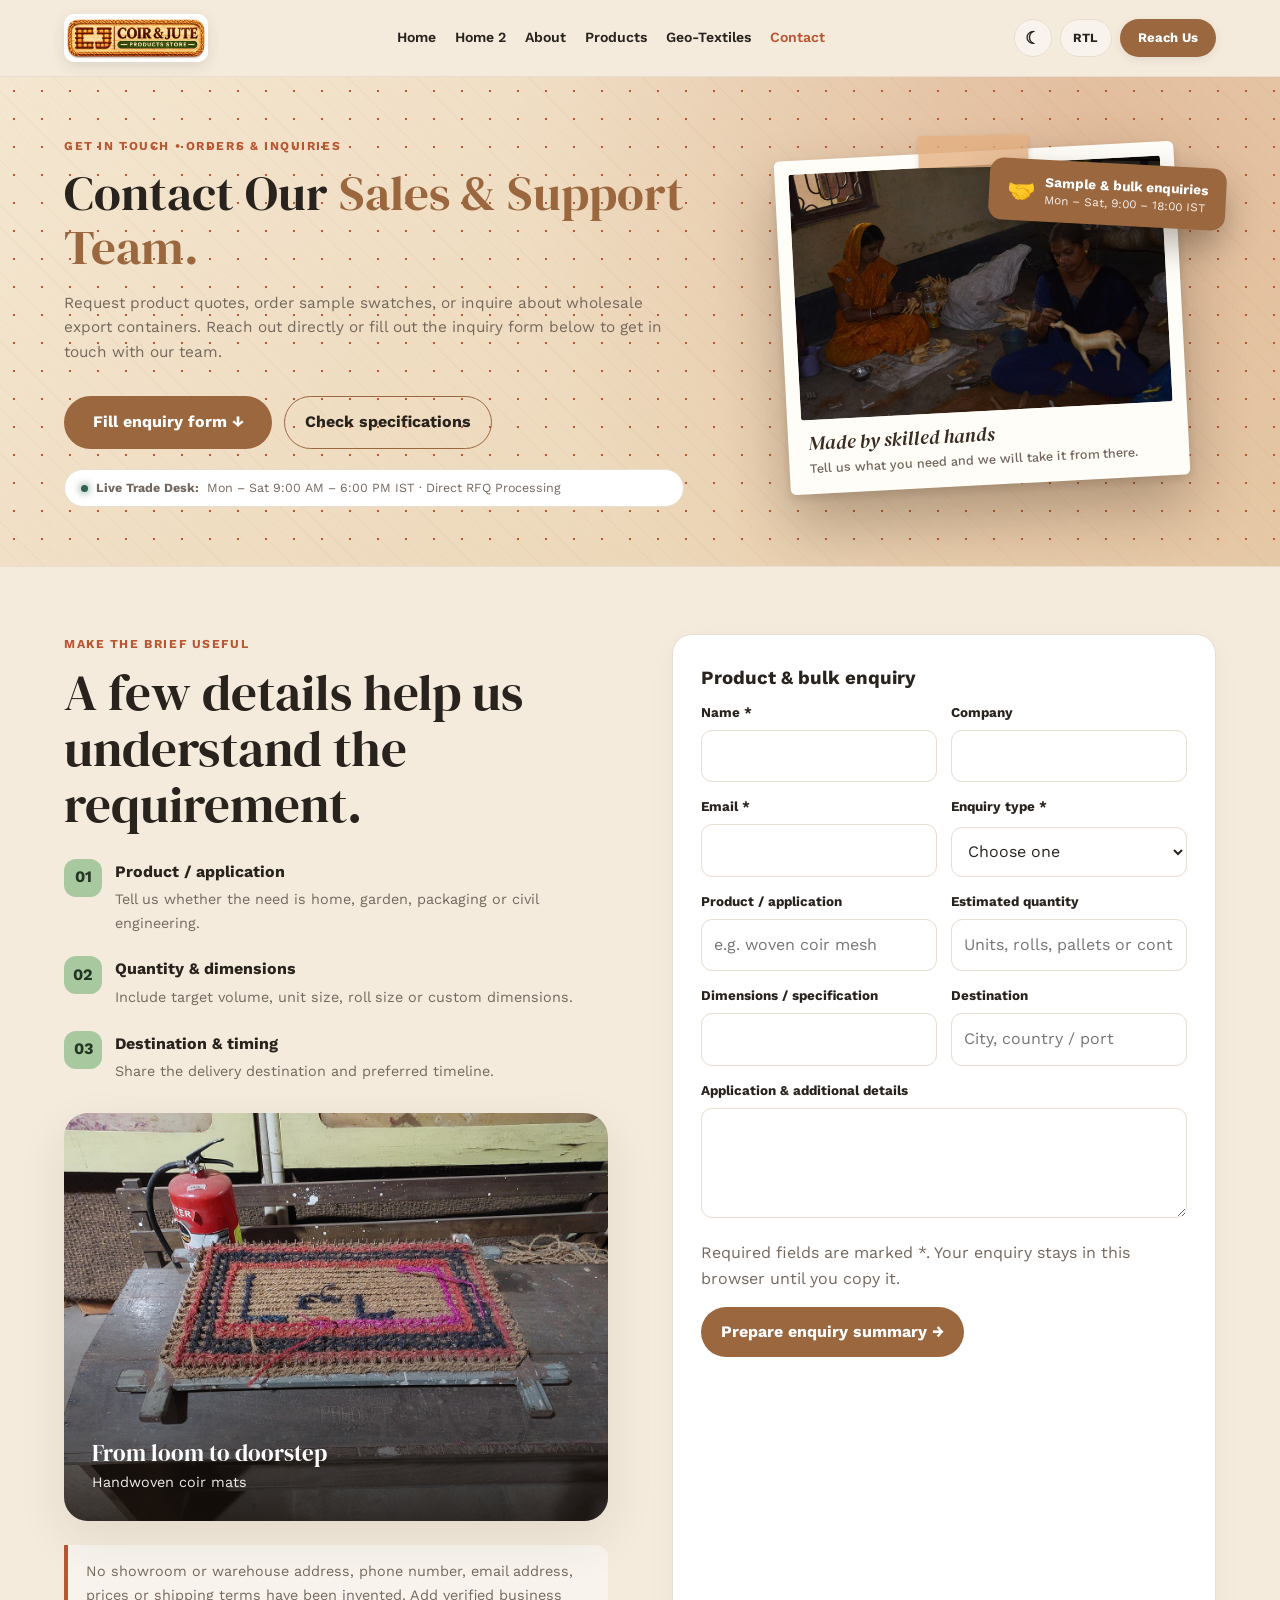
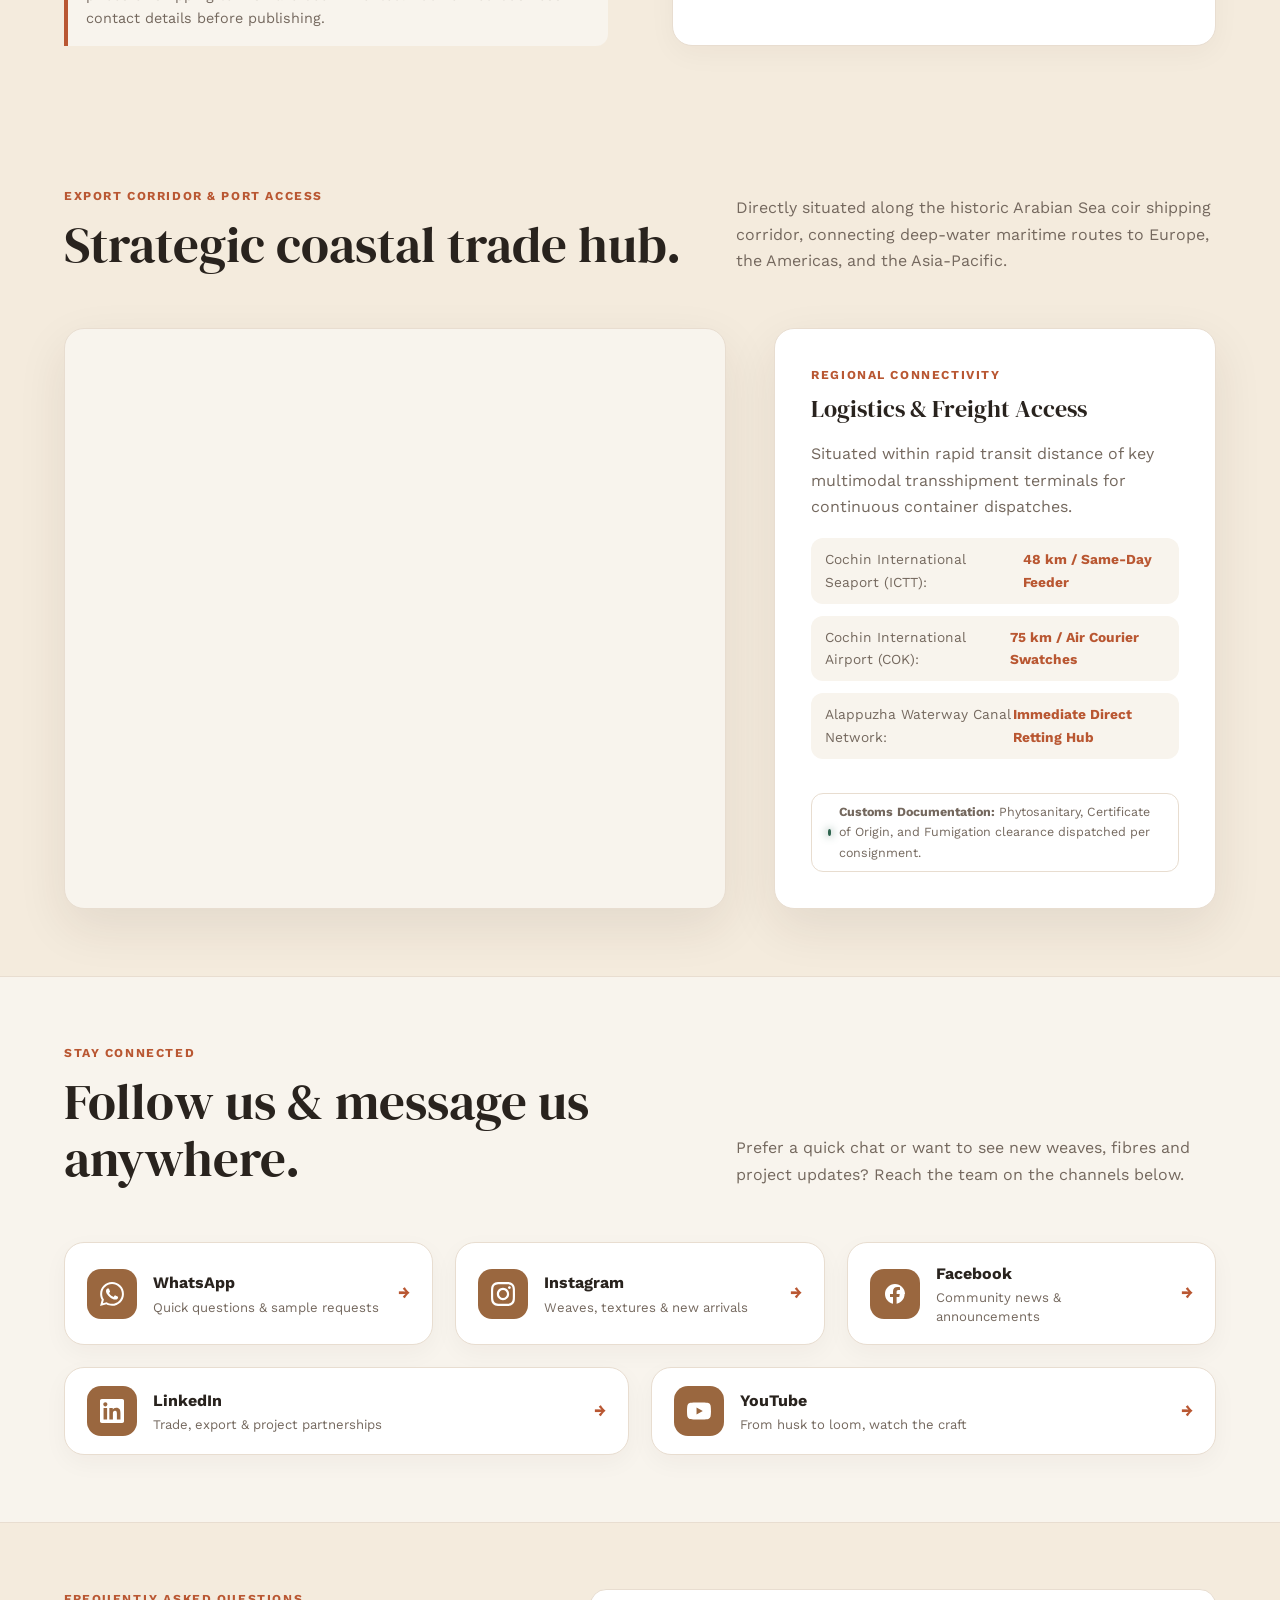
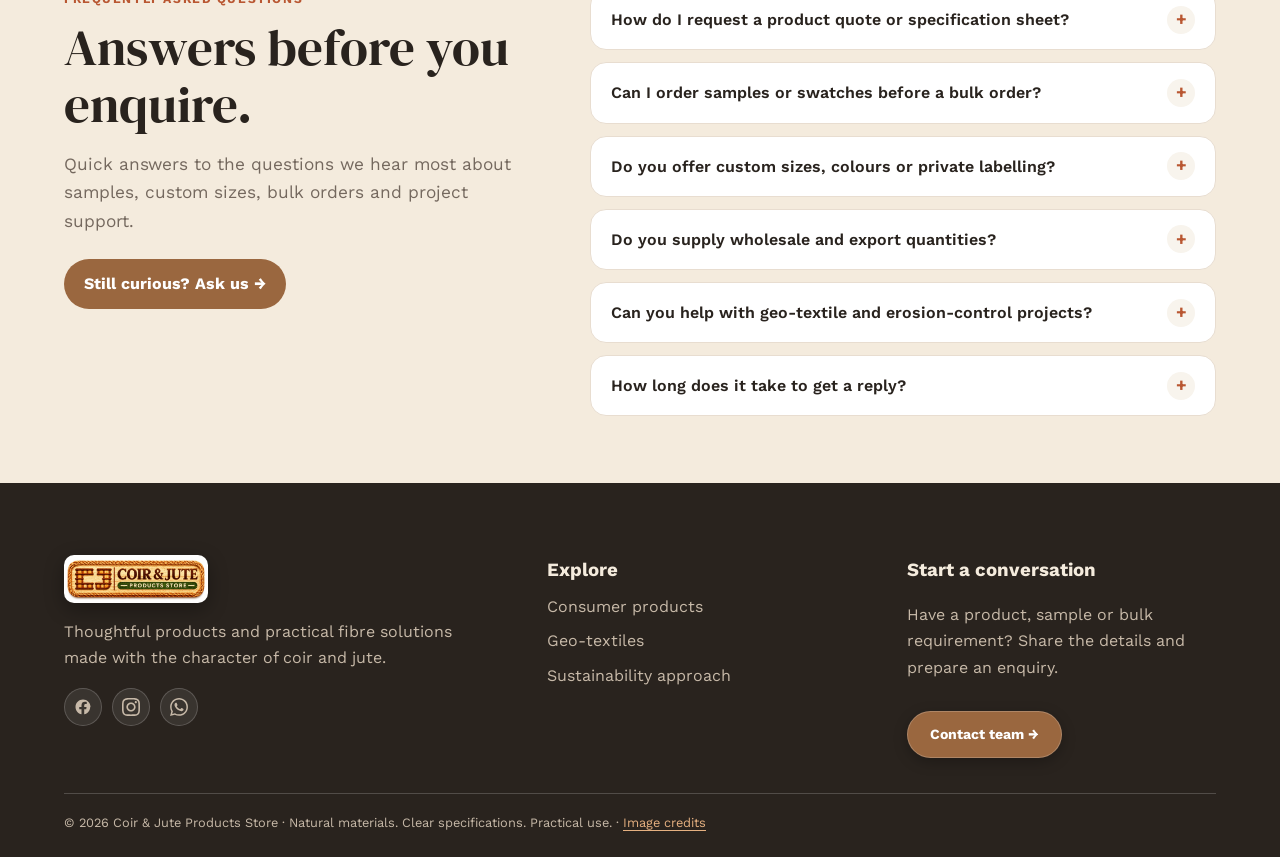
<file: contact.html>
<!doctype html>
<html lang="en" data-theme="light" dir="ltr">

<head>
  <meta charset="utf-8">
  <meta name="viewport" content="width=device-width,initial-scale=1">
  <meta name="description" content="Coir and jute natural fibre products, home goods and geo-textile solutions.">
  <title>Contact Coir & Jute Store | Wholesale Inquiries & Orders</title>
  <link rel="icon" type="image/png" href="assets/favicon.png">
  <link rel="apple-touch-icon" href="assets/favicon.png">
  <link rel="stylesheet" href="assets/styles.css">
</head>

<body>
  <header class="site-header">
    <div class="container nav-wrap"><a class="brand" href="index.html"
        aria-label="Coir & Jute Products Store - Home"><img class="brand-logo" src="assets/logo.jpg"
          alt="Coir & Jute Products Store" width="144" height="48"></a>
      <nav class="nav-links">
        <div class="nav-items"><a class="" href="index.html">Home</a><a class="" href="home-2.html">Home 2</a><a
            class="" href="about.html">About</a><a class="" href="products.html">Products</a><a class=""
            href="geo-textiles.html">Geo-Textiles</a><a class="active" href="contact.html">Contact</a></div>
        <div class="nav-tools"><button class="tool" data-theme-toggle aria-label="Toggle theme"
            title="Toggle theme">☾</button><button class="tool" data-dir-toggle aria-label="Toggle text direction"
            title="Toggle text direction">RTL</button><a class="btn btn-primary nav-cta" href="contact.html">Reach
            Us</a></div>
      </nav><button class="menu-toggle" aria-label="Toggle menu">☰</button>
    </div>
  </header>
  <main>
    <section class="hero hero-contact hx-polaroid">
  <div class="hero-bg-pattern hero-pattern-routes" aria-hidden="true"></div>
  <div class="container hero-grid">
    <div class="hero-content">
      <div class="eyebrow"><span class="eyebrow-dot"></span> Get In Touch • Orders & Inquiries</div>
      <h1 class="display">Contact Our <span>Sales & Support Team.</span></h1>
      <p class="lead">Request product quotes, order sample swatches, or inquire about wholesale export containers. Reach out
        directly or fill out the inquiry form below to get in touch with our team.</p>
      <div class="hero-actions">
        <a class="btn btn-primary" href="#bulk-enquiry">Fill enquiry form ↓</a>
        <a class="btn btn-outline" href="products.html">Check specifications</a>
      </div>
      <div class="contact-desk-status">
        <span class="desk-dot"></span> <strong>Live Trade Desk:</strong> Mon – Sat 9:00 AM – 6:00 PM IST · Direct RFQ Processing
      </div>
    </div>
    <div class="hero-visual">
      <figure class="polaroid">
        <span class="tape" aria-hidden="true"></span>
        <div class="polaroid-img"><img src="assets/images/contact-hero.jpg" alt="Women artisans working on a natural fibre craft" fetchpriority="high" decoding="async" style="object-position:center 55%"></div>
        <figcaption>Made by skilled hands<small>Tell us what you need and we will take it from there.</small></figcaption>
      </figure>
      <div class="desk-card"><span class="ico">🤝</span><span><b>Sample &amp; bulk enquiries</b><small>Mon – Sat, 9:00 – 18:00 IST</small></span></div>
    </div>
  </div>
</section>
<section class="section">
  <div class="container split">
    <div>
      <div class="eyebrow">Make the brief useful</div>
      <h2 class="display">A few details help us understand the requirement.</h2>
      <div class="feature-list">
        <div class="feature">
          <div class="feature-icon">01</div>
          <div><b>Product / application</b>
            <p>Tell us whether the need is home, garden, packaging or civil engineering.</p>
          </div>
        </div>
        <div class="feature">
          <div class="feature-icon">02</div>
          <div><b>Quantity & dimensions</b>
            <p>Include target volume, unit size, roll size or custom dimensions.</p>
          </div>
        </div>
        <div class="feature">
          <div class="feature-icon">03</div>
          <div><b>Destination & timing</b>
            <p>Share the delivery destination and preferred timeline.</p>
          </div>
        </div>
      </div>
      <figure class="photo-frame split-photo cap" style="margin-bottom:24px"><img src="assets/images/contact-side.jpg"
          alt="Worker weaving a coir mat on a loom" loading="lazy" decoding="async">
        <figcaption><strong>From loom to doorstep</strong><span>Handwoven coir mats</span></figcaption>
      </figure>
      <div class="notice">No showroom or warehouse address, phone number, email address, prices or shipping terms have
        been invented. Add verified business contact details before publishing.</div>
    </div>
    <div class="card card-pad" id="bulk-enquiry">
      <h3>Product & bulk enquiry</h3>
      <form data-local-form>
        <div class="form-grid">
          <div class="field"><label>Name *</label><input name="Name" required></div>
          <div class="field"><label>Company</label><input name="Company"></div>
          <div class="field"><label>Email *</label><input name="Email" type="email" required></div>
          <div class="field"><label>Enquiry type *</label><select name="Enquiry type" required>
              <option value="">Choose one</option>
              <option>Product information</option>
              <option>Sample request</option>
              <option>Custom dimensions</option>
              <option>Wholesale / export</option>
              <option>Geo-textile project</option>
            </select></div>
          <div class="field"><label>Product / application</label><input name="Product / application"
              placeholder="e.g. woven coir mesh"></div>
          <div class="field"><label>Estimated quantity</label><input name="Estimated quantity"
              placeholder="Units, rolls, pallets or container volume"></div>
          <div class="field"><label>Dimensions / specification</label><input name="Dimensions / specification"></div>
          <div class="field"><label>Destination</label><input name="Destination" placeholder="City, country / port">
          </div>
          <div class="field full"><label>Application & additional details</label><textarea
              name="Application & details"></textarea></div>
        </div>
        <p class="form-note">Required fields are marked *. Your enquiry stays in this browser until you copy it.</p>
        <button class="btn btn-primary" type="submit">Prepare enquiry summary →</button>
        <div class="form-status" aria-live="polite"></div>
      </form>
    </div>
  </div>
</section>
<!-- SECTION: Logistics & Trade Hub Map -->
<section class="section" id="location-map">
  <div class="container">
    <div class="section-head">
      <div>
        <div class="eyebrow">Export Corridor & Port Access</div>
        <h2 class="display">Strategic coastal trade hub.</h2>
      </div>
      <p>Directly situated along the historic Arabian Sea coir shipping corridor, connecting deep-water maritime routes
        to Europe, the Americas, and the Asia-Pacific.</p>
    </div>
    <div class="map-split">
      <div class="map-frame-box">
        <iframe title="Coir & Jute Trade Hub Location Map"
          src="https://www.openstreetmap.org/export/embed.html?bbox=76.2415%2C9.4500%2C76.4200%2C9.5800&amp;layer=mapnik&amp;marker=9.5010%2C76.3388"
          loading="lazy">
        </iframe>
      </div>
      <div class="logistics-card">
        <div>
          <span class="tag">Regional Connectivity</span>
          <h3>Logistics & Freight Access</h3>
          <p>Situated within rapid transit distance of key multimodal transshipment terminals for continuous container
            dispatches.</p>
          <div class="logistics-destinations">
            <div class="logistics-hub-item">
              <span>Cochin International Seaport (ICTT):</span>
              <b>48 km / Same-Day Feeder</b>
            </div>
            <div class="logistics-hub-item">
              <span>Cochin International Airport (COK):</span>
              <b>75 km / Air Courier Swatches</b>
            </div>
            <div class="logistics-hub-item">
              <span>Alappuzha Waterway Canal Network:</span>
              <b>Immediate Direct Retting Hub</b>
            </div>
          </div>
        </div>
        <div class="contact-desk-status" style="margin-top:16px; border-radius:12px;">
          <span class="desk-dot"></span>
          <span><strong>Customs Documentation:</strong> Phytosanitary, Certificate of Origin, and Fumigation clearance
            dispatched per consignment.</span>
        </div>
      </div>
    </div>
  </div>
</section>

<!-- SECTION: Social channels -->
<section class="section section-soft" id="connect">
  <div class="container">
    <div class="section-head">
      <div>
        <div class="eyebrow">Stay connected</div>
        <h2 class="display">Follow us &amp; message us anywhere.</h2>
      </div>
      <p>Prefer a quick chat or want to see new weaves, fibres and project updates? Reach the team on the channels below.</p>
    </div>
    <div class="social-grid">
      <a class="social-card" href="https://whatsapp.com" target="_blank" rel="noopener noreferrer" aria-label="Chat with us on WhatsApp">
        <span class="social-card-icon" aria-hidden="true"><svg width="24" height="24" viewBox="0 0 24 24" fill="currentColor"><path d="M.057 24l1.687-6.163c-1.041-1.804-1.588-3.849-1.587-5.946.003-6.556 5.338-11.891 11.893-11.891 3.181.001 6.167 1.24 8.413 3.488 2.245 2.248 3.481 5.236 3.48 8.414-.003 6.557-5.338 11.892-11.893 11.892-1.99-.001-3.951-.5-5.688-1.448l-6.305 1.654zm6.597-3.807c1.676.995 3.276 1.591 5.392 1.592 5.448 0 9.886-4.434 9.889-9.885.002-5.462-4.415-9.89-9.881-9.892-5.452 0-9.887 4.434-9.889 9.884-.001 2.225.651 3.891 1.746 5.634l-.999 3.648 3.742-.981zm11.387-5.464c-.074-.124-.272-.198-.57-.347-.297-.149-1.758-.868-2.031-.967-.272-.099-.47-.149-.669.149-.198.297-.768.967-.941 1.165-.173.198-.347.223-.644.074-.297-.149-1.255-.462-2.39-1.475-.883-.788-1.48-1.761-1.653-2.059-.173-.297-.018-.458.13-.606.134-.133.297-.347.446-.521.151-.172.2-.296.3-.495.099-.198.05-.372-.025-.521-.075-.148-.669-1.611-.916-2.206-.242-.579-.487-.501-.669-.51l-.57-.01c-.198 0-.52.074-.792.372s-1.04 1.016-1.04 2.479 1.065 2.876 1.213 3.074c.149.198 2.095 3.2 5.076 4.487.709.306 1.263.489 1.694.626.712.226 1.36.194 1.872.118.571-.085 1.758-.719 2.006-1.413.248-.695.248-1.29.173-1.414z" /></svg></span>
        <span class="social-card-text"><strong>WhatsApp</strong><small>Quick questions &amp; sample requests</small></span>
        <span class="social-card-arrow" aria-hidden="true">→</span>
      </a>
      <a class="social-card" href="https://instagram.com" target="_blank" rel="noopener noreferrer" aria-label="Follow us on Instagram">
        <span class="social-card-icon" aria-hidden="true"><svg width="24" height="24" viewBox="0 0 24 24" fill="currentColor"><path d="M12 2.163c3.204 0 3.584.012 4.85.07 3.252.148 4.771 1.691 4.919 4.919.058 1.265.069 1.645.069 4.849 0 3.205-.012 3.584-.069 4.849-.149 3.225-1.664 4.771-4.919 4.919-1.266.058-1.644.07-4.85.07-3.204 0-3.584-.012-4.849-.07-3.26-.149-4.771-1.699-4.919-4.92-.058-1.265-.07-1.644-.07-4.849 0-3.204.013-3.583.07-4.849.149-3.227 1.664-4.771 4.919-4.919 1.266-.057 1.645-.069 4.849-.069zm0-2.163c-3.259 0-3.667.014-4.947.072-4.358.2-6.78 2.618-6.98 6.98-.059 1.281-.073 1.689-.073 4.948 0 3.259.014 3.668.072 4.948.2 4.358 2.618 6.78 6.98 6.98 1.281.058 1.689.072 4.948.072 3.259 0 3.668-.014 4.948-.072 4.354-.2 6.782-2.618 6.979-6.98.059-1.28.073-1.689.073-4.948 0-3.259-.014-3.667-.072-4.947-.196-4.354-2.617-6.78-6.979-6.98-1.281-.059-1.69-.073-4.949-.073zm0 5.838c-3.403 0-6.162 2.759-6.162 6.162s2.759 6.163 6.162 6.163 6.162-2.759 6.162-6.163c0-3.403-2.759-6.162-6.162-6.162zm0 10.162c-2.209 0-4-1.79-4-4 0-2.209 1.791-4 4-4s4 1.791 4 4c0 2.21-1.791 4-4 4zm6.406-11.845c-.796 0-1.441.645-1.441 1.44s.645 1.44 1.441 1.44c.795 0 1.439-.645 1.439-1.44s-.644-1.44-1.439-1.44z" /></svg></span>
        <span class="social-card-text"><strong>Instagram</strong><small>Weaves, textures &amp; new arrivals</small></span>
        <span class="social-card-arrow" aria-hidden="true">→</span>
      </a>
      <a class="social-card" href="https://facebook.com" target="_blank" rel="noopener noreferrer" aria-label="Follow us on Facebook">
        <span class="social-card-icon" aria-hidden="true"><svg width="24" height="24" viewBox="0 0 24 24" fill="currentColor"><path d="M22 12c0-5.52-4.48-10-10-10S2 6.48 2 12c0 4.84 3.44 8.87 8 9.8V15H7v-3h3V9.5C10 6.46 11.82 5 14.45 5c1.26 0 2.55.22 2.55.22v2.8h-1.44c-1.5 0-1.96.93-1.96 1.89V12h3.15l-.5 3h-2.65v6.8c4.56-.93 8-4.96 8-9.8z" /></svg></span>
        <span class="social-card-text"><strong>Facebook</strong><small>Community news &amp; announcements</small></span>
        <span class="social-card-arrow" aria-hidden="true">→</span>
      </a>
      <a class="social-card" href="https://linkedin.com" target="_blank" rel="noopener noreferrer" aria-label="Connect with us on LinkedIn">
        <span class="social-card-icon" aria-hidden="true"><svg width="24" height="24" viewBox="0 0 24 24" fill="currentColor"><path d="M20.447 20.452h-3.554v-5.569c0-1.328-.027-3.037-1.852-3.037-1.853 0-2.136 1.445-2.136 2.939v5.667H9.351V9h3.414v1.561h.046c.477-.9 1.637-1.85 3.37-1.85 3.601 0 4.267 2.37 4.267 5.455v6.286zM5.337 7.433c-1.144 0-2.063-.926-2.063-2.065 0-1.138.92-2.063 2.063-2.063 1.14 0 2.064.925 2.064 2.063 0 1.139-.925 2.065-2.064 2.065zm1.782 13.019H3.555V9h3.564v11.452zM22.225 0H1.771C.792 0 0 .774 0 1.729v20.542C0 23.227.792 24 1.771 24h20.451C23.2 24 24 23.227 24 22.271V1.729C24 .774 23.2 0 22.222 0h.003z" /></svg></span>
        <span class="social-card-text"><strong>LinkedIn</strong><small>Trade, export &amp; project partnerships</small></span>
        <span class="social-card-arrow" aria-hidden="true">→</span>
      </a>
      <a class="social-card" href="https://youtube.com" target="_blank" rel="noopener noreferrer" aria-label="Watch us on YouTube">
        <span class="social-card-icon" aria-hidden="true"><svg width="24" height="24" viewBox="0 0 24 24" fill="currentColor"><path d="M23.498 6.186a3.016 3.016 0 0 0-2.122-2.136C19.505 3.545 12 3.545 12 3.545s-7.505 0-9.377.505A3.017 3.017 0 0 0 .502 6.186C0 8.07 0 12 0 12s0 3.93.502 5.814a3.016 3.016 0 0 0 2.122 2.136c1.871.505 9.376.505 9.376.505s7.505 0 9.377-.505a3.015 3.015 0 0 0 2.122-2.136C24 15.93 24 12 24 12s0-3.93-.502-5.814zM9.545 15.568V8.432L15.818 12l-6.273 3.568z" /></svg></span>
        <span class="social-card-text"><strong>YouTube</strong><small>From husk to loom, watch the craft</small></span>
        <span class="social-card-arrow" aria-hidden="true">→</span>
      </a>
    </div>
  </div>
</section>

<!-- SECTION: FAQ -->
<section class="section" id="faq">
  <div class="container faq-split">
    <div class="faq-intro">
      <div class="eyebrow">Frequently asked questions</div>
      <h2 class="display">Answers before you enquire.</h2>
      <p class="lead">Quick answers to the questions we hear most about samples, custom sizes, bulk orders and project support.</p>
      <a class="btn btn-primary" href="#bulk-enquiry">Still curious? Ask us →</a>
    </div>
    <div class="faq-list">
      <details class="faq-item">
        <summary>How do I request a product quote or specification sheet?</summary>
        <p>Fill in the enquiry form above with the product, application, estimated quantity and destination. We use those details to prepare a SKU-specific specification and quote.</p>
      </details>
      <details class="faq-item">
        <summary>Can I order samples or swatches before a bulk order?</summary>
        <p>Yes. Choose “Sample request” in the enquiry type and tell us which fibre, weave or format you want to evaluate. Sample availability depends on the product.</p>
      </details>
      <details class="faq-item">
        <summary>Do you offer custom sizes, colours or private labelling?</summary>
        <p>Custom dimensions and finishes are discussed per product. Share the target size, quantity and any branding needs so we can confirm what is practical.</p>
      </details>
      <details class="faq-item">
        <summary>Do you supply wholesale and export quantities?</summary>
        <p>Yes. Bulk and export enquiries are welcome, including bales, rolls and palletised products. Include your destination port and preferred timeline in the form.</p>
      </details>
      <details class="faq-item">
        <summary>Can you help with geo-textile and erosion-control projects?</summary>
        <p>Select “Geo-textile project” and share the slope, soil, exposure and area details. We will help match mesh, logs or mats to the site conditions.</p>
      </details>
      <details class="faq-item">
        <summary>How long does it take to get a reply?</summary>
        <p>Our trade desk answers enquiries Monday to Saturday, 9:00 AM – 6:00 PM IST. Complete details help us respond faster.</p>
      </details>
    </div>
  </div>
</section>
</main>
<footer class="footer">
  <div class="container">
    <div class="footer-grid">
      <div><a class="brand" href="index.html" aria-label="Coir &amp; Jute Products Store - Home"><img class="brand-logo"
            src="assets/logo.jpg" alt="Coir &amp; Jute Products Store" width="144" height="48"></a>
        <p>Thoughtful products and practical fibre solutions made with the character of coir and jute.</p>
        <div class="footer-socials" aria-label="Social media channels"><a class="social-icon-btn"
            href="https://facebook.com" target="_blank" rel="noopener noreferrer" aria-label="Facebook"><svg width="18"
              height="18" viewBox="0 0 24 24" fill="currentColor" aria-hidden="true">
              <path
                d="M22 12c0-5.52-4.48-10-10-10S2 6.48 2 12c0 4.84 3.44 8.87 8 9.8V15H7v-3h3V9.5C10 6.46 11.82 5 14.45 5c1.26 0 2.55.22 2.55.22v2.8h-1.44c-1.5 0-1.96.93-1.96 1.89V12h3.15l-.5 3h-2.65v6.8c4.56-.93 8-4.96 8-9.8z" />
            </svg></a><a class="social-icon-btn" href="https://instagram.com" target="_blank" rel="noopener noreferrer"
            aria-label="Instagram"><svg width="18" height="18" viewBox="0 0 24 24" fill="currentColor"
              aria-hidden="true">
              <path
                d="M12 2.163c3.204 0 3.584.012 4.85.07 3.252.148 4.771 1.691 4.919 4.919.058 1.265.069 1.645.069 4.849 0 3.205-.012 3.584-.069 4.849-.149 3.225-1.664 4.771-4.919 4.919-1.266.058-1.644.07-4.85.07-3.204 0-3.584-.012-4.849-.07-3.26-.149-4.771-1.699-4.919-4.92-.058-1.265-.07-1.644-.07-4.849 0-3.204.013-3.583.07-4.849.149-3.227 1.664-4.771 4.919-4.919 1.266-.057 1.645-.069 4.849-.069zm0-2.163c-3.259 0-3.667.014-4.947.072-4.358.2-6.78 2.618-6.98 6.98-.059 1.281-.073 1.689-.073 4.948 0 3.259.014 3.668.072 4.948.2 4.358 2.618 6.78 6.98 6.98 1.281.058 1.689.072 4.948.072 3.259 0 3.668-.014 4.948-.072 4.354-.2 6.782-2.618 6.979-6.98.059-1.28.073-1.689.073-4.948 0-3.259-.014-3.667-.072-4.947-.196-4.354-2.617-6.78-6.979-6.98-1.281-.059-1.69-.073-4.949-.073zm0 5.838c-3.403 0-6.162 2.759-6.162 6.162s2.759 6.163 6.162 6.163 6.162-2.759 6.162-6.163c0-3.403-2.759-6.162-6.162-6.162zm0 10.162c-2.209 0-4-1.79-4-4 0-2.209 1.791-4 4-4s4 1.791 4 4c0 2.21-1.791 4-4 4zm6.406-11.845c-.796 0-1.441.645-1.441 1.44s.645 1.44 1.441 1.44c.795 0 1.439-.645 1.439-1.44s-.644-1.44-1.439-1.44z" />
            </svg></a><a class="social-icon-btn" href="https://whatsapp.com" target="_blank" rel="noopener noreferrer"
            aria-label="WhatsApp"><svg width="18" height="18" viewBox="0 0 24 24" fill="currentColor"
              aria-hidden="true">
              <path
                d="M.057 24l1.687-6.163c-1.041-1.804-1.588-3.849-1.587-5.946.003-6.556 5.338-11.891 11.893-11.891 3.181.001 6.167 1.24 8.413 3.488 2.245 2.248 3.481 5.236 3.48 8.414-.003 6.557-5.338 11.892-11.893 11.892-1.99-.001-3.951-.5-5.688-1.448l-6.305 1.654zm6.597-3.807c1.676.995 3.276 1.591 5.392 1.592 5.448 0 9.886-4.434 9.889-9.885.002-5.462-4.415-9.89-9.881-9.892-5.452 0-9.887 4.434-9.889 9.884-.001 2.225.651 3.891 1.746 5.634l-.999 3.648 3.742-.981zm11.387-5.464c-.074-.124-.272-.198-.57-.347-.297-.149-1.758-.868-2.031-.967-.272-.099-.47-.149-.669.149-.198.297-.768.967-.941 1.165-.173.198-.347.223-.644.074-.297-.149-1.255-.462-2.39-1.475-.883-.788-1.48-1.761-1.653-2.059-.173-.297-.018-.458.13-.606.134-.133.297-.347.446-.521.151-.172.2-.296.3-.495.099-.198.05-.372-.025-.521-.075-.148-.669-1.611-.916-2.206-.242-.579-.487-.501-.669-.51l-.57-.01c-.198 0-.52.074-.792.372s-1.04 1.016-1.04 2.479 1.065 2.876 1.213 3.074c.149.198 2.095 3.2 5.076 4.487.709.306 1.263.489 1.694.626.712.226 1.36.194 1.872.118.571-.085 1.758-.719 2.006-1.413.248-.695.248-1.29.173-1.414z" />
            </svg></a></div>
      </div>
      <div>
        <h3>Explore</h3>
        <div class="footer-links"><a href="products.html">Consumer products</a><a
            href="geo-textiles.html">Geo-textiles</a><a href="about.html#sustainability">Sustainability approach</a></div>
      </div>
      <div>
        <h3>Start a conversation</h3>
        <p>Have a product, sample or bulk requirement? Share the details and prepare an enquiry.</p><a
          class="btn btn-primary footer-cta-btn" href="contact.html">Contact team →</a>
      </div>
    </div>
    <div class="footer-bottom">© <span data-year></span> Coir &amp; Jute Products Store · Natural materials. Clear
      specifications. Practical use. · <a href="credits.html">Image credits</a></div>
  </div>
</footer>
<script src="assets/app.js"></script><button class="back-to-top" id="back-to-top" type="button" aria-label="Back to top"
  title="Back to top"><svg width="20" height="20" viewBox="0 0 24 24" fill="none" stroke="currentColor"
    stroke-width="2.5" stroke-linecap="round" stroke-linejoin="round" aria-hidden="true">
    <polyline points="18 15 12 9 6 15"></polyline>
  </svg></button>
</body>

</html>
</file>
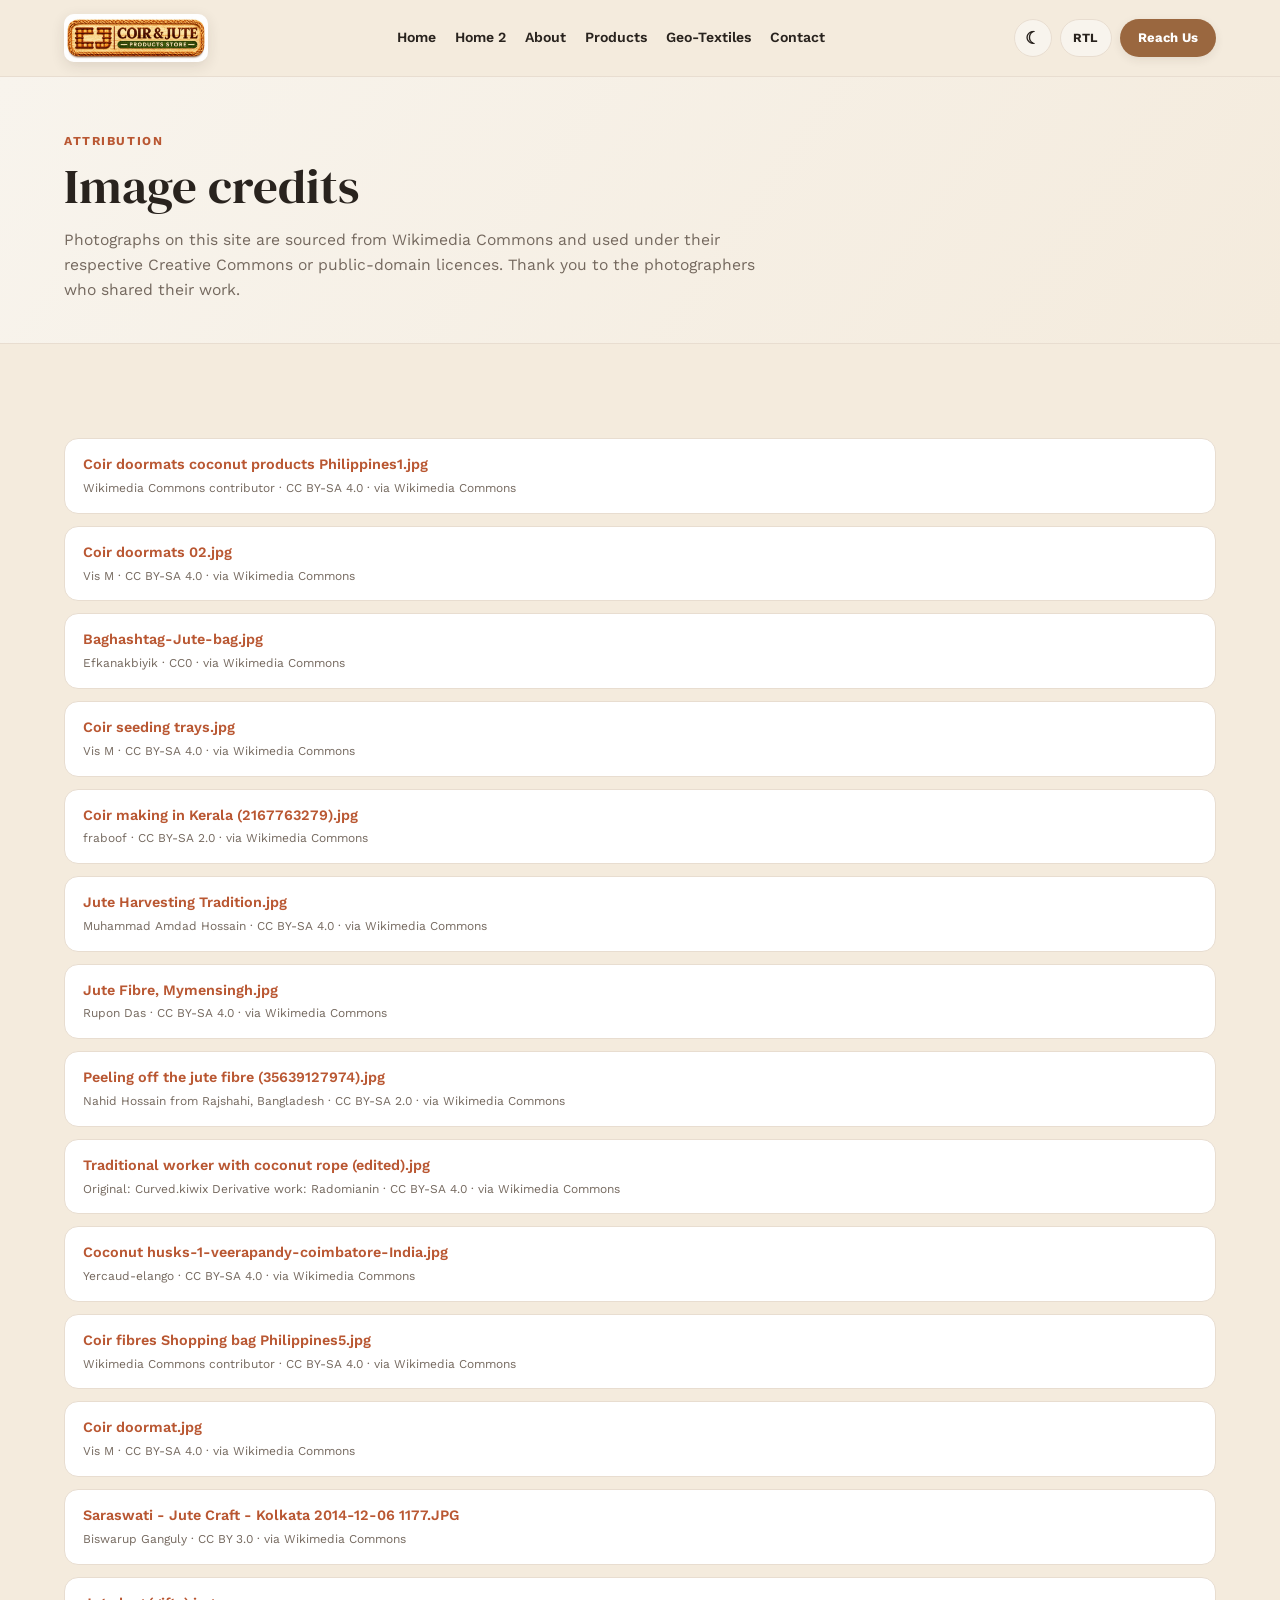
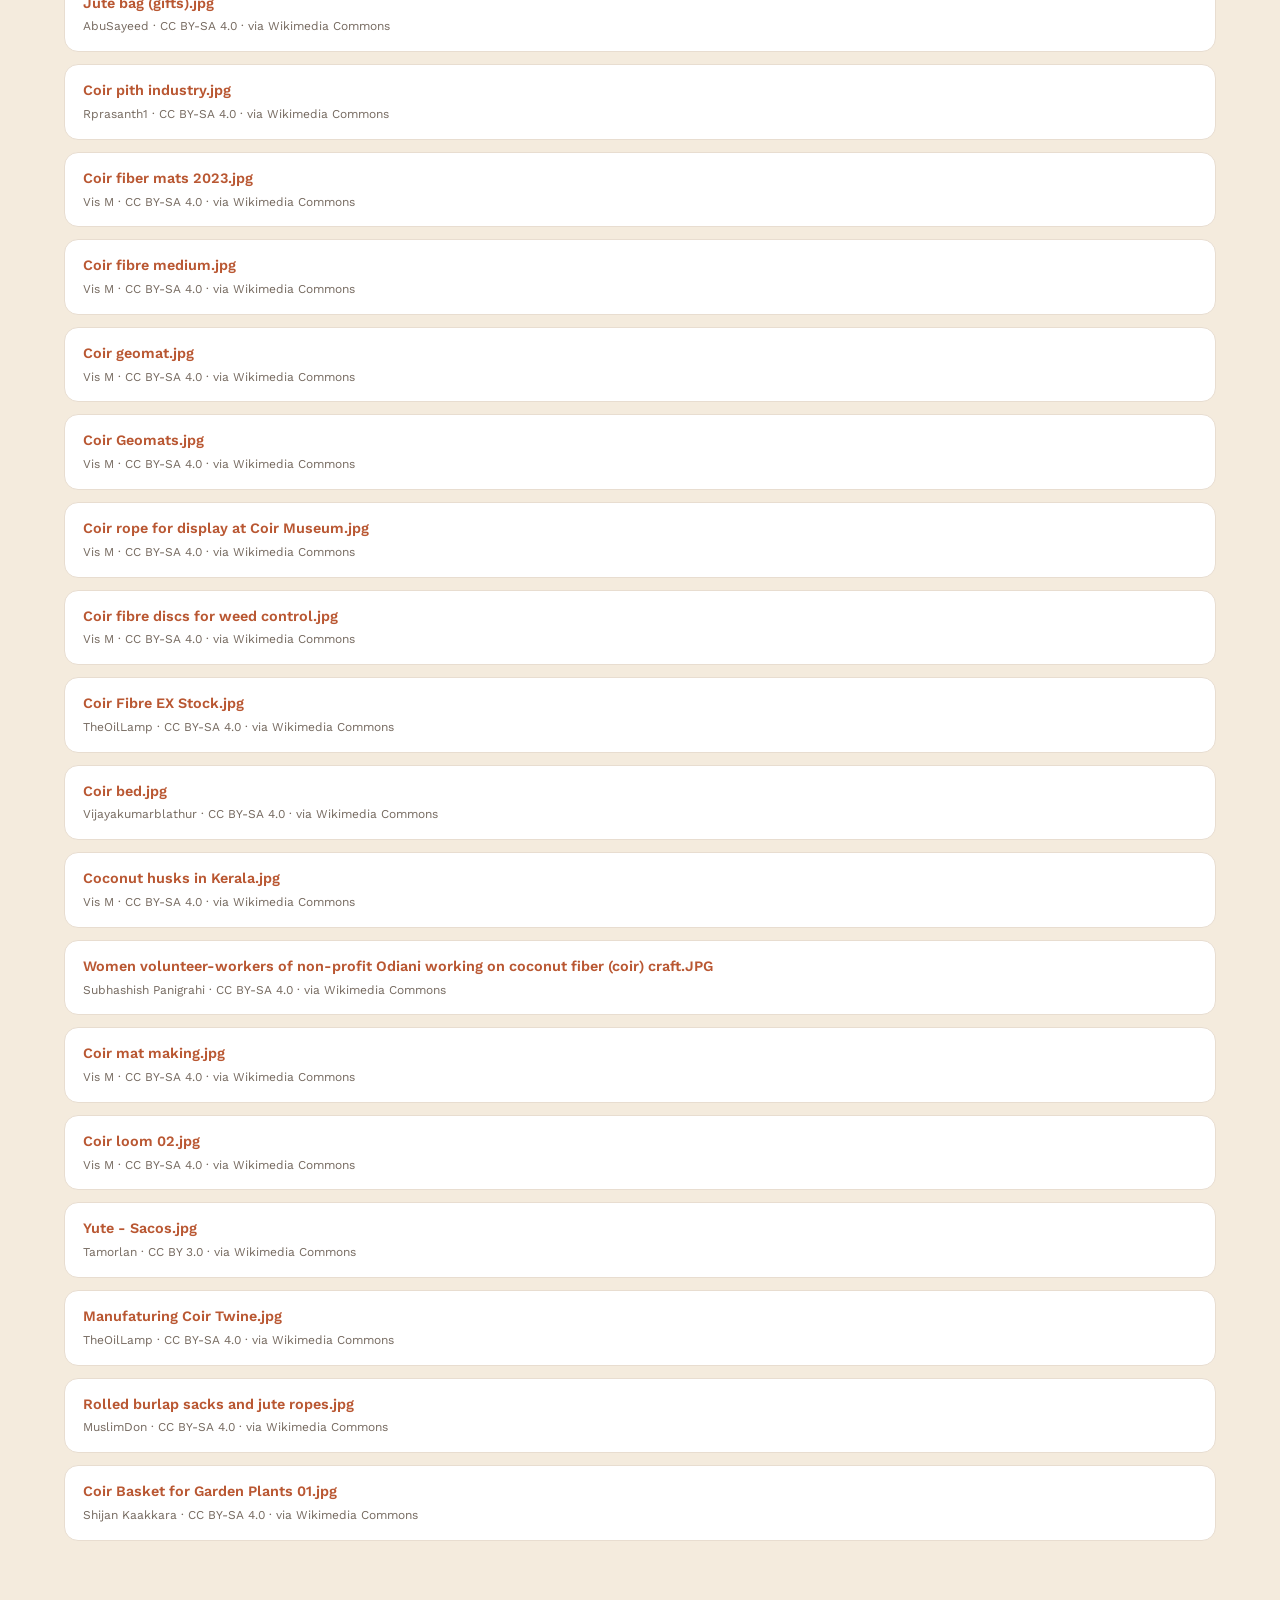
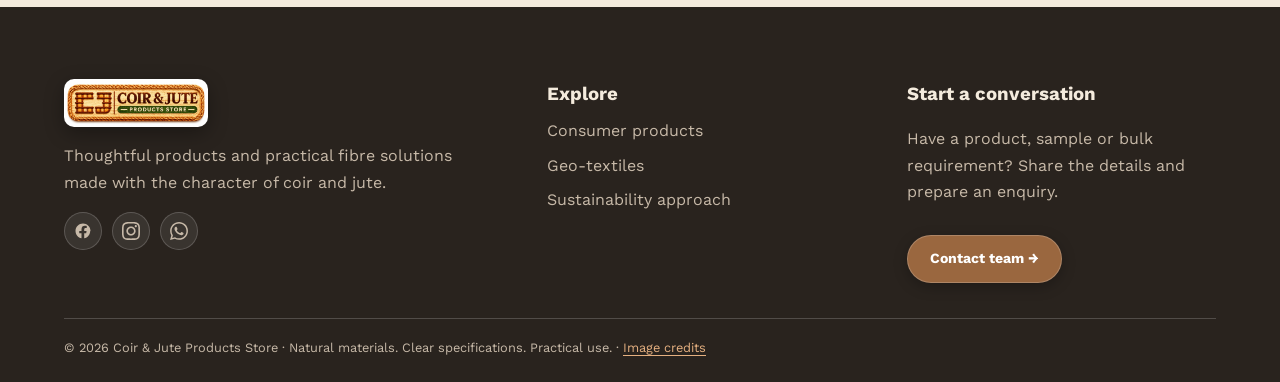
<file: credits.html>
<!doctype html>
<html lang="en" data-theme="light" dir="ltr">

<head>
    <meta charset="utf-8">
    <meta name="viewport" content="width=device-width,initial-scale=1">
    <meta name="description" content="Coir and jute natural fibre products, home goods and geo-textile solutions.">
    <title>Image credits | Coir &amp; Jute</title>
    <link rel="icon" type="image/png" href="assets/favicon.png">
    <link rel="apple-touch-icon" href="assets/favicon.png">
    <link rel="stylesheet" href="assets/styles.css">
</head>

<body>
    <header class="site-header">
        <div class="container nav-wrap"><a class="brand" href="index.html"
                aria-label="Coir & Jute Products Store - Home"><img class="brand-logo" src="assets/logo.jpg"
                    alt="Coir & Jute Products Store" width="144" height="48"></a>
            <nav class="nav-links">
                <div class="nav-items"><a class="" href="index.html">Home</a><a class="" href="home-2.html">Home 2</a><a
                        class="" href="about.html">About</a><a class="" href="products.html">Products</a><a class=""
                        href="geo-textiles.html">Geo-Textiles</a><a class="" href="contact.html">Contact</a></div>
                <div class="nav-tools"><button class="tool" data-theme-toggle aria-label="Toggle theme"
                        title="Toggle theme">☾</button><button class="tool" data-dir-toggle
                        aria-label="Toggle text direction" title="Toggle text direction">RTL</button><a
                        class="btn btn-primary nav-cta" href="contact.html">Reach Us</a></div>
            </nav><button class="menu-toggle" aria-label="Toggle menu">☰</button>
        </div>
    </header>
    <main>
        <section class="page-hero">
            <div class="container">
                <div class="eyebrow">Attribution</div>
                <h1 class="display">Image credits</h1>
                <p class="lead">Photographs on this site are sourced from Wikimedia Commons and used under their
                    respective Creative Commons or public-domain licences. Thank you to the photographers who shared
                    their work.</p>
            </div>
        </section>
        <section class="section">
            <div class="container">
                <ul class="credit-list">
                    <li>
                        <div><a href="https://commons.wikimedia.org/wiki/File%3ACoir_doormats_coconut_products_Philippines1.jpg"
                                target="_blank" rel="noopener">Coir doormats coconut products
                                Philippines1.jpg</a><small>Wikimedia Commons contributor · CC BY-SA 4.0 · via Wikimedia
                                Commons</small></div>
                    </li>
                    <li>
                        <div><a href="https://commons.wikimedia.org/wiki/File%3ACoir_doormats_02.jpg" target="_blank"
                                rel="noopener">Coir doormats 02.jpg</a><small>Vis M · CC BY-SA 4.0 · via Wikimedia
                                Commons</small></div>
                    </li>
                    <li>
                        <div><a href="https://commons.wikimedia.org/wiki/File%3ABaghashtag-Jute-bag.jpg" target="_blank"
                                rel="noopener">Baghashtag-Jute-bag.jpg</a><small>Efkanakbiyik · CC0 · via Wikimedia
                                Commons</small></div>
                    </li>
                    <li>
                        <div><a href="https://commons.wikimedia.org/wiki/File%3ACoir_seeding_trays.jpg" target="_blank"
                                rel="noopener">Coir seeding trays.jpg</a><small>Vis M · CC BY-SA 4.0 · via Wikimedia
                                Commons</small></div>
                    </li>
                    <li>
                        <div><a href="https://commons.wikimedia.org/wiki/File%3ACoir_making_in_Kerala_%282167763279%29.jpg"
                                target="_blank" rel="noopener">Coir making in Kerala (2167763279).jpg</a><small>fraboof
                                · CC BY-SA 2.0 · via Wikimedia Commons</small></div>
                    </li>
                    <li>
                        <div><a href="https://commons.wikimedia.org/wiki/File%3AJute_Harvesting_Tradition.jpg"
                                target="_blank" rel="noopener">Jute Harvesting Tradition.jpg</a><small>Muhammad Amdad
                                Hossain · CC BY-SA 4.0 · via Wikimedia Commons</small></div>
                    </li>
                    <li>
                        <div><a href="https://commons.wikimedia.org/wiki/File%3AJute_Fibre%2C_Mymensingh.jpg"
                                target="_blank" rel="noopener">Jute Fibre, Mymensingh.jpg</a><small>Rupon Das · CC BY-SA
                                4.0 · via Wikimedia Commons</small></div>
                    </li>
                    <li>
                        <div><a href="https://commons.wikimedia.org/wiki/File%3APeeling_off_the_jute_fibre_%2835639127974%29.jpg"
                                target="_blank" rel="noopener">Peeling off the jute fibre
                                (35639127974).jpg</a><small>Nahid Hossain from Rajshahi, Bangladesh · CC BY-SA 2.0 · via
                                Wikimedia Commons</small></div>
                    </li>
                    <li>
                        <div><a href="https://commons.wikimedia.org/wiki/File%3ATraditional_worker_with_coconut_rope_%28edited%29.jpg"
                                target="_blank" rel="noopener">Traditional worker with coconut rope
                                (edited).jpg</a><small>Original: Curved.kiwix
                                Derivative work: Radomianin · CC BY-SA 4.0 · via Wikimedia Commons</small></div>
                    </li>
                    <li>
                        <div><a href="https://commons.wikimedia.org/wiki/File%3ACoconut_husks-1-veerapandy-coimbatore-India.jpg"
                                target="_blank" rel="noopener">Coconut
                                husks-1-veerapandy-coimbatore-India.jpg</a><small>Yercaud-elango · CC BY-SA 4.0 · via
                                Wikimedia Commons</small></div>
                    </li>
                    <li>
                        <div><a href="https://commons.wikimedia.org/wiki/File%3ACoir_fibres_Shopping_bag_Philippines5.jpg"
                                target="_blank" rel="noopener">Coir fibres Shopping bag
                                Philippines5.jpg</a><small>Wikimedia Commons contributor · CC BY-SA 4.0 · via Wikimedia
                                Commons</small></div>
                    </li>
                    <li>
                        <div><a href="https://commons.wikimedia.org/wiki/File%3ACoir_doormat.jpg" target="_blank"
                                rel="noopener">Coir doormat.jpg</a><small>Vis M · CC BY-SA 4.0 · via Wikimedia
                                Commons</small></div>
                    </li>
                    <li>
                        <div><a href="https://commons.wikimedia.org/wiki/File%3ASaraswati_-_Jute_Craft_-_Kolkata_2014-12-06_1177.JPG"
                                target="_blank" rel="noopener">Saraswati - Jute Craft - Kolkata 2014-12-06
                                1177.JPG</a><small>Biswarup Ganguly · CC BY 3.0 · via Wikimedia Commons</small></div>
                    </li>
                    <li>
                        <div><a href="https://commons.wikimedia.org/wiki/File%3AJute_bag_%28gifts%29.jpg"
                                target="_blank" rel="noopener">Jute bag (gifts).jpg</a><small>AbuSayeed · CC BY-SA 4.0 ·
                                via Wikimedia Commons</small></div>
                    </li>
                    <li>
                        <div><a href="https://commons.wikimedia.org/wiki/File%3ACoir_pith_industry.jpg" target="_blank"
                                rel="noopener">Coir pith industry.jpg</a><small>Rprasanth1 · CC BY-SA 4.0 · via
                                Wikimedia Commons</small></div>
                    </li>
                    <li>
                        <div><a href="https://commons.wikimedia.org/wiki/File%3ACoir_fiber_mats_2023.jpg"
                                target="_blank" rel="noopener">Coir fiber mats 2023.jpg</a><small>Vis M · CC BY-SA 4.0 ·
                                via Wikimedia Commons</small></div>
                    </li>
                    <li>
                        <div><a href="https://commons.wikimedia.org/wiki/File%3ACoir_fibre_medium.jpg" target="_blank"
                                rel="noopener">Coir fibre medium.jpg</a><small>Vis M · CC BY-SA 4.0 · via Wikimedia
                                Commons</small></div>
                    </li>
                    <li>
                        <div><a href="https://commons.wikimedia.org/wiki/File%3ACoir_geomat.jpg" target="_blank"
                                rel="noopener">Coir geomat.jpg</a><small>Vis M · CC BY-SA 4.0 · via Wikimedia
                                Commons</small></div>
                    </li>
                    <li>
                        <div><a href="https://commons.wikimedia.org/wiki/File%3ACoir_Geomats.jpg" target="_blank"
                                rel="noopener">Coir Geomats.jpg</a><small>Vis M · CC BY-SA 4.0 · via Wikimedia
                                Commons</small></div>
                    </li>
                    <li>
                        <div><a href="https://commons.wikimedia.org/wiki/File%3ACoir_rope_for_display_at_Coir_Museum.jpg"
                                target="_blank" rel="noopener">Coir rope for display at Coir Museum.jpg</a><small>Vis M
                                · CC BY-SA 4.0 · via Wikimedia Commons</small></div>
                    </li>
                    <li>
                        <div><a href="https://commons.wikimedia.org/wiki/File%3ACoir_fibre_discs_for_weed_control.jpg"
                                target="_blank" rel="noopener">Coir fibre discs for weed control.jpg</a><small>Vis M ·
                                CC BY-SA 4.0 · via Wikimedia Commons</small></div>
                    </li>
                    <li>
                        <div><a href="https://commons.wikimedia.org/wiki/File%3ACoir_Fibre_EX_Stock.jpg" target="_blank"
                                rel="noopener">Coir Fibre EX Stock.jpg</a><small>TheOilLamp · CC BY-SA 4.0 · via
                                Wikimedia Commons</small></div>
                    </li>
                    <li>
                        <div><a href="https://commons.wikimedia.org/wiki/File%3ACoir_bed.jpg" target="_blank"
                                rel="noopener">Coir bed.jpg</a><small>Vijayakumarblathur · CC BY-SA 4.0 · via Wikimedia
                                Commons</small></div>
                    </li>
                    <li>
                        <div><a href="https://commons.wikimedia.org/wiki/File%3ACoconut_husks_in_Kerala.jpg"
                                target="_blank" rel="noopener">Coconut husks in Kerala.jpg</a><small>Vis M · CC BY-SA
                                4.0 · via Wikimedia Commons</small></div>
                    </li>
                    <li>
                        <div><a href="https://commons.wikimedia.org/wiki/File%3AWomen_volunteer-workers_of_non-profit_Odiani_working_on_coconut_fiber_%28coir%29_craft.JPG"
                                target="_blank" rel="noopener">Women volunteer-workers of non-profit Odiani working on
                                coconut fiber (coir) craft.JPG</a><small>Subhashish Panigrahi · CC BY-SA 4.0 · via
                                Wikimedia Commons</small></div>
                    </li>
                    <li>
                        <div><a href="https://commons.wikimedia.org/wiki/File%3ACoir_mat_making.jpg" target="_blank"
                                rel="noopener">Coir mat making.jpg</a><small>Vis M · CC BY-SA 4.0 · via Wikimedia
                                Commons</small></div>
                    </li>
                    <li>
                        <div><a href="https://commons.wikimedia.org/wiki/File%3ACoir_loom_02.jpg" target="_blank"
                                rel="noopener">Coir loom 02.jpg</a><small>Vis M · CC BY-SA 4.0 · via Wikimedia
                                Commons</small></div>
                    </li>
                    <li>
                        <div><a href="https://commons.wikimedia.org/wiki/File%3AYute_-_Sacos.jpg" target="_blank"
                                rel="noopener">Yute - Sacos.jpg</a><small>Tamorlan · CC BY 3.0 · via Wikimedia
                                Commons</small></div>
                    </li>
                    <li>
                        <div><a href="https://commons.wikimedia.org/wiki/File%3AManufaturing_Coir_Twine.jpg"
                                target="_blank" rel="noopener">Manufaturing Coir Twine.jpg</a><small>TheOilLamp · CC
                                BY-SA 4.0 · via Wikimedia Commons</small></div>
                    </li>
                    <li>
                        <div><a href="https://commons.wikimedia.org/wiki/File%3ARolled_burlap_sacks_and_jute_ropes.jpg"
                                target="_blank" rel="noopener">Rolled burlap sacks and jute
                                ropes.jpg</a><small>MuslimDon · CC BY-SA 4.0 · via Wikimedia Commons</small></div>
                    </li>
                    <li>
                        <div><a href="https://commons.wikimedia.org/wiki/File%3ACoir_Basket_for_Garden_Plants_01.jpg"
                                target="_blank" rel="noopener">Coir Basket for Garden Plants 01.jpg</a><small>Shijan
                                Kaakkara · CC BY-SA 4.0 · via Wikimedia Commons</small></div>
                    </li>
                </ul>
            </div>
        </section>
    </main>
    <footer class="footer">
        <div class="container">
            <div class="footer-grid">
                <div><a class="brand" href="index.html" aria-label="Coir &amp; Jute Products Store - Home"><img
                            class="brand-logo" src="assets/logo.jpg" alt="Coir &amp; Jute Products Store" width="144"
                            height="48"></a>
                    <p>Thoughtful products and practical fibre solutions made with the character of coir and jute.</p>
                    <div class="footer-socials" aria-label="Social media channels"><a class="social-icon-btn"
                            href="https://facebook.com" target="_blank" rel="noopener noreferrer"
                            aria-label="Facebook"><svg width="18" height="18" viewBox="0 0 24 24" fill="currentColor"
                                aria-hidden="true">
                                <path
                                    d="M22 12c0-5.52-4.48-10-10-10S2 6.48 2 12c0 4.84 3.44 8.87 8 9.8V15H7v-3h3V9.5C10 6.46 11.82 5 14.45 5c1.26 0 2.55.22 2.55.22v2.8h-1.44c-1.5 0-1.96.93-1.96 1.89V12h3.15l-.5 3h-2.65v6.8c4.56-.93 8-4.96 8-9.8z" />
                            </svg></a><a class="social-icon-btn" href="https://instagram.com" target="_blank"
                            rel="noopener noreferrer" aria-label="Instagram"><svg width="18" height="18"
                                viewBox="0 0 24 24" fill="currentColor" aria-hidden="true">
                                <path
                                    d="M12 2.163c3.204 0 3.584.012 4.85.07 3.252.148 4.771 1.691 4.919 4.919.058 1.265.069 1.645.069 4.849 0 3.205-.012 3.584-.069 4.849-.149 3.225-1.664 4.771-4.919 4.919-1.266.058-1.644.07-4.85.07-3.204 0-3.584-.012-4.849-.07-3.26-.149-4.771-1.699-4.919-4.92-.058-1.265-.07-1.644-.07-4.849 0-3.204.013-3.583.07-4.849.149-3.227 1.664-4.771 4.919-4.919 1.266-.057 1.645-.069 4.849-.069zm0-2.163c-3.259 0-3.667.014-4.947.072-4.358.2-6.78 2.618-6.98 6.98-.059 1.281-.073 1.689-.073 4.948 0 3.259.014 3.668.072 4.948.2 4.358 2.618 6.78 6.98 6.98 1.281.058 1.689.072 4.948.072 3.259 0 3.668-.014 4.948-.072 4.354-.2 6.782-2.618 6.979-6.98.059-1.28.073-1.689.073-4.948 0-3.259-.014-3.667-.072-4.947-.196-4.354-2.617-6.78-6.979-6.98-1.281-.059-1.69-.073-4.949-.073zm0 5.838c-3.403 0-6.162 2.759-6.162 6.162s2.759 6.163 6.162 6.163 6.162-2.759 6.162-6.163c0-3.403-2.759-6.162-6.162-6.162zm0 10.162c-2.209 0-4-1.79-4-4 0-2.209 1.791-4 4-4s4 1.791 4 4c0 2.21-1.791 4-4 4zm6.406-11.845c-.796 0-1.441.645-1.441 1.44s.645 1.44 1.441 1.44c.795 0 1.439-.645 1.439-1.44s-.644-1.44-1.439-1.44z" />
                            </svg></a><a class="social-icon-btn" href="https://whatsapp.com" target="_blank"
                            rel="noopener noreferrer" aria-label="WhatsApp"><svg width="18" height="18"
                                viewBox="0 0 24 24" fill="currentColor" aria-hidden="true">
                                <path
                                    d="M.057 24l1.687-6.163c-1.041-1.804-1.588-3.849-1.587-5.946.003-6.556 5.338-11.891 11.893-11.891 3.181.001 6.167 1.24 8.413 3.488 2.245 2.248 3.481 5.236 3.48 8.414-.003 6.557-5.338 11.892-11.893 11.892-1.99-.001-3.951-.5-5.688-1.448l-6.305 1.654zm6.597-3.807c1.676.995 3.276 1.591 5.392 1.592 5.448 0 9.886-4.434 9.889-9.885.002-5.462-4.415-9.89-9.881-9.892-5.452 0-9.887 4.434-9.889 9.884-.001 2.225.651 3.891 1.746 5.634l-.999 3.648 3.742-.981zm11.387-5.464c-.074-.124-.272-.198-.57-.347-.297-.149-1.758-.868-2.031-.967-.272-.099-.47-.149-.669.149-.198.297-.768.967-.941 1.165-.173.198-.347.223-.644.074-.297-.149-1.255-.462-2.39-1.475-.883-.788-1.48-1.761-1.653-2.059-.173-.297-.018-.458.13-.606.134-.133.297-.347.446-.521.151-.172.2-.296.3-.495.099-.198.05-.372-.025-.521-.075-.148-.669-1.611-.916-2.206-.242-.579-.487-.501-.669-.51l-.57-.01c-.198 0-.52.074-.792.372s-1.04 1.016-1.04 2.479 1.065 2.876 1.213 3.074c.149.198 2.095 3.2 5.076 4.487.709.306 1.263.489 1.694.626.712.226 1.36.194 1.872.118.571-.085 1.758-.719 2.006-1.413.248-.695.248-1.29.173-1.414z" />
                            </svg></a></div>
                </div>
                <div>
                    <h3>Explore</h3>
                    <div class="footer-links"><a href="products.html">Consumer products</a><a
                            href="geo-textiles.html">Geo-textiles</a><a href="about.html#sustainability">Sustainability
                            approach</a></div>
                </div>
                <div>
                    <h3>Start a conversation</h3>
                    <p>Have a product, sample or bulk requirement? Share the details and prepare an enquiry.</p><a
                        class="btn btn-primary footer-cta-btn" href="contact.html">Contact team →</a>
                </div>
            </div>
            <div class="footer-bottom">© <span data-year></span> Coir &amp; Jute Products Store · Natural materials.
                Clear specifications. Practical use. · <a href="credits.html">Image credits</a></div>
        </div>
    </footer>
    <script src="assets/app.js"></script><button class="back-to-top" id="back-to-top" type="button"
        aria-label="Back to top" title="Back to top"><svg width="20" height="20" viewBox="0 0 24 24" fill="none"
            stroke="currentColor" stroke-width="2.5" stroke-linecap="round" stroke-linejoin="round" aria-hidden="true">
            <polyline points="18 15 12 9 6 15"></polyline>
        </svg></button>
</body>

</html>
</file>
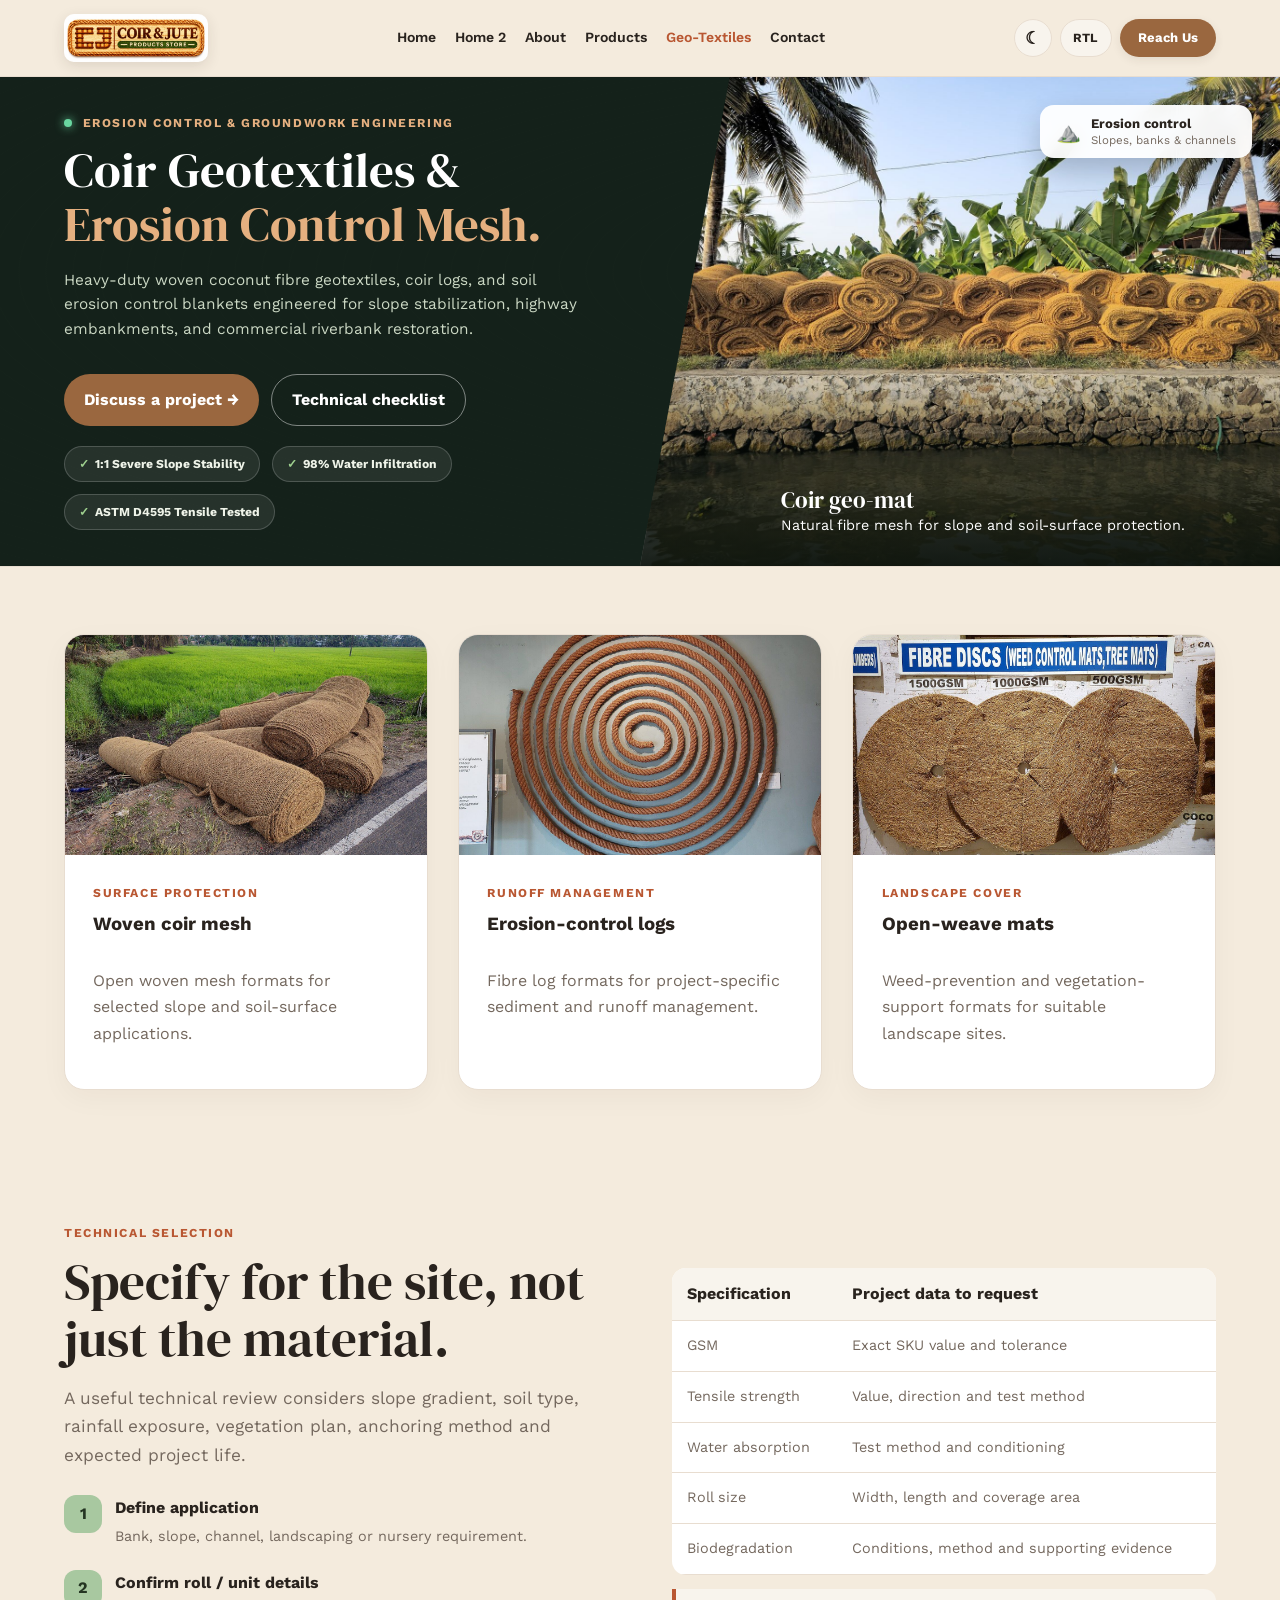
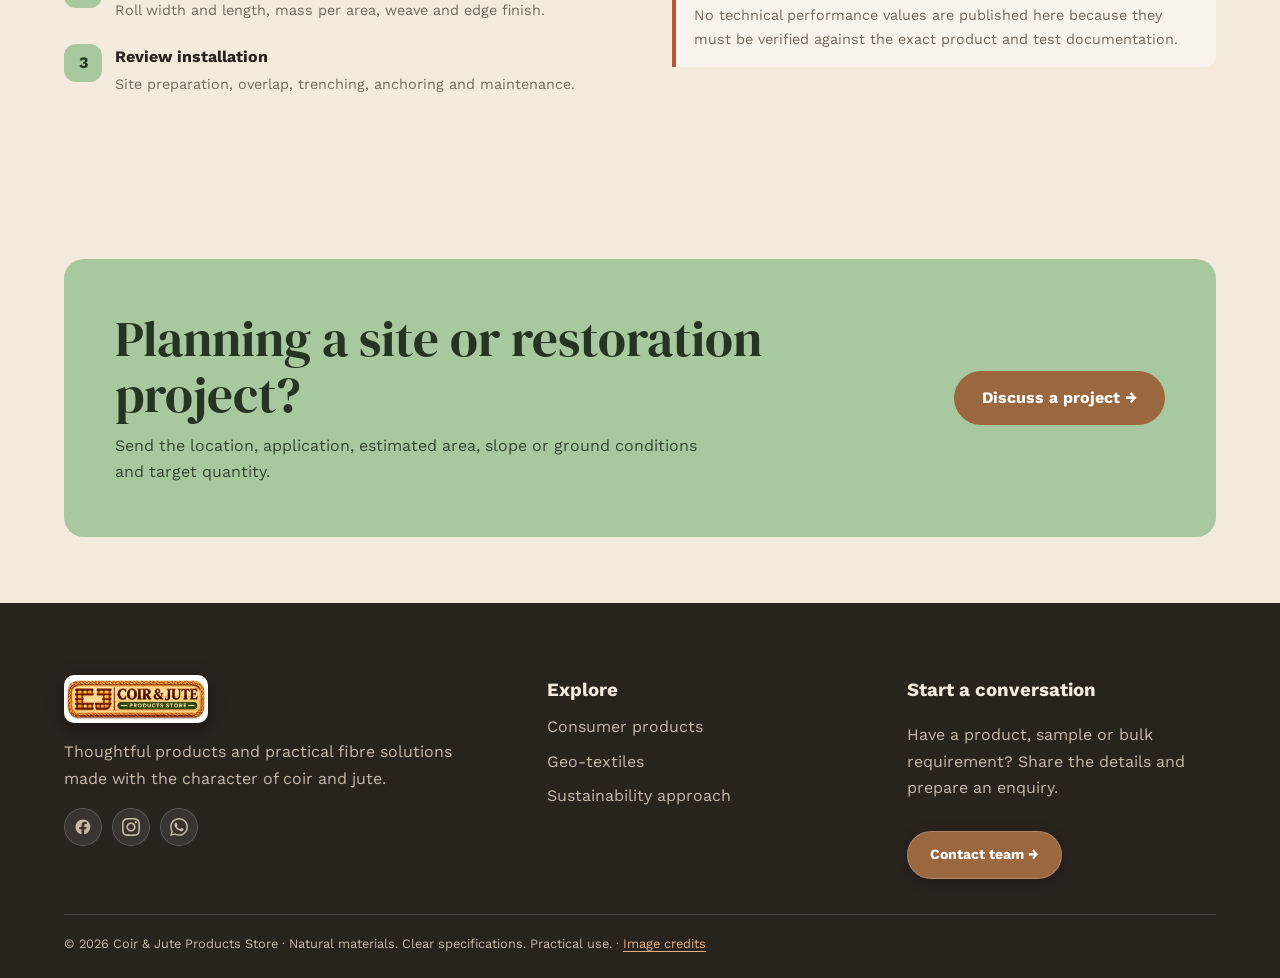
<file: geo-textiles.html>
<!doctype html>
<html lang="en" data-theme="light" dir="ltr">

<head>
  <meta charset="utf-8">
  <meta name="viewport" content="width=device-width,initial-scale=1">
  <meta name="description" content="Coir and jute natural fibre products, home goods and geo-textile solutions.">
  <title>Coir Geotextiles & Erosion Control Mesh | Groundwork & Slope Stabilization</title>
  <link rel="icon" type="image/png" href="assets/favicon.png">
  <link rel="apple-touch-icon" href="assets/favicon.png">
  <link rel="stylesheet" href="assets/styles.css">
</head>

<body>
  <header class="site-header">
    <div class="container nav-wrap"><a class="brand" href="index.html"
        aria-label="Coir & Jute Products Store - Home"><img class="brand-logo" src="assets/logo.jpg"
          alt="Coir & Jute Products Store" width="144" height="48"></a>
      <nav class="nav-links">
        <div class="nav-items"><a class="" href="index.html">Home</a><a class="" href="home-2.html">Home 2</a><a
            class="" href="about.html">About</a><a class="" href="products.html">Products</a><a class="active"
            href="geo-textiles.html">Geo-Textiles</a><a class="" href="contact.html">Contact</a></div>
        <div class="nav-tools"><button class="tool" data-theme-toggle aria-label="Toggle theme"
            title="Toggle theme">☾</button><button class="tool" data-dir-toggle aria-label="Toggle text direction"
            title="Toggle text direction">RTL</button><a class="btn btn-primary nav-cta" href="contact.html">Reach
            Us</a></div>
      </nav><button class="menu-toggle" aria-label="Toggle menu">☰</button>
    </div>
  </header>
  <main>
    <section class="hero hero-geotextiles hx-split">
  <div class="hero-bg-pattern hero-pattern-contour" aria-hidden="true"></div>
  <div class="hx-split-text">
    <div class="hero-content">
      <div class="eyebrow"><span class="eyebrow-pulse"></span> Erosion Control & Groundwork Engineering</div>
      <h1 class="display">Coir Geotextiles & <span>Erosion Control Mesh.</span></h1>
      <p class="lead">Heavy-duty woven coconut fibre geotextiles, coir logs, and soil erosion control blankets engineered for
        slope stabilization, highway embankments, and commercial riverbank restoration.</p>
      <div class="hero-actions">
        <a class="btn btn-primary" href="contact.html#bulk-enquiry">Discuss a project →</a>
        <a class="btn btn-outline" href="#technical-checklist">Technical checklist</a>
      </div>
      <div class="geo-checklist-tags">
        <span class="geo-tag"><i class="tag-check">✓</i> 1:1 Severe Slope Stability</span>
        <span class="geo-tag"><i class="tag-check">✓</i> 98% Water Infiltration</span>
        <span class="geo-tag"><i class="tag-check">✓</i> ASTM D4595 Tensile Tested</span>
      </div>
    </div>
  </div>
  <figure class="hx-split-photo">
    <img src="assets/images/geo-hero.jpg" alt="Rolls of coir geo-mat stacked beside a Kerala waterway" fetchpriority="high" decoding="async" style="object-position:center 40%">
    <span class="photo-chip chip-a"><span class="ico">⛰️</span><span><b>Erosion control</b><small>Slopes, banks &amp; channels</small></span></span>
    <figcaption><strong>Coir geo-mat</strong><span>Natural fibre mesh for slope and soil-surface protection.</span></figcaption>
  </figure>
</section>
<section class="section">
  <div class="container grid-3">
    <div class="card">
      <div class="card-photo"><img src="assets/images/geo-woven-mesh.jpg" alt="Rolls of woven coir mesh geo-mat"
          loading="lazy" decoding="async"></div>
      <div class="card-pad"><span class="tag">Surface protection</span>
        <h3>Woven coir mesh</h3>
        <p>Open woven mesh formats for selected slope and soil-surface applications.</p>
      </div>
    </div>
    <div class="card">
      <div class="card-photo"><img src="assets/images/geo-erosion-logs.jpg"
          alt="Coiled natural coir rope used for fibre erosion-control formats" loading="lazy" decoding="async"></div>
      <div class="card-pad"><span class="tag">Runoff management</span>
        <h3>Erosion-control logs</h3>
        <p>Fibre log formats for project-specific sediment and runoff management.</p>
      </div>
    </div>
    <div class="card">
      <div class="card-photo"><img src="assets/images/geo-open-weave.jpg"
          alt="Coir fibre discs used for weed prevention around plants" loading="lazy" decoding="async"></div>
      <div class="card-pad"><span class="tag">Landscape cover</span>
        <h3>Open-weave mats</h3>
        <p>Weed-prevention and vegetation-support formats for suitable landscape sites.</p>
      </div>
    </div>
  </div>
</section>
<section class="section" id="technical-checklist">
  <div class="container split">
    <div>
      <div class="eyebrow">Technical selection</div>
      <h2 class="display">Specify for the site, not just the material.</h2>
      <p class="lead">A useful technical review considers slope gradient, soil type, rainfall exposure, vegetation plan,
        anchoring method and expected project life.</p>
      <div class="feature-list">
        <div class="feature">
          <div class="feature-icon">1</div>
          <div><b>Define application</b>
            <p>Bank, slope, channel, landscaping or nursery requirement.</p>
          </div>
        </div>
        <div class="feature">
          <div class="feature-icon">2</div>
          <div><b>Confirm roll / unit details</b>
            <p>Roll width and length, mass per area, weave and edge finish.</p>
          </div>
        </div>
        <div class="feature">
          <div class="feature-icon">3</div>
          <div><b>Review installation</b>
            <p>Site preparation, overlap, trenching, anchoring and maintenance.</p>
          </div>
        </div>
      </div>
    </div>
    <div>
      <table class="spec-table">
        <tr>
          <th>Specification</th>
          <th>Project data to request</th>
        </tr>
        <tr>
          <td>GSM</td>
          <td>Exact SKU value and tolerance</td>
        </tr>
        <tr>
          <td>Tensile strength</td>
          <td>Value, direction and test method</td>
        </tr>
        <tr>
          <td>Water absorption</td>
          <td>Test method and conditioning</td>
        </tr>
        <tr>
          <td>Roll size</td>
          <td>Width, length and coverage area</td>
        </tr>
        <tr>
          <td>Biodegradation</td>
          <td>Conditions, method and supporting evidence</td>
        </tr>
      </table>
      <p class="notice">No technical performance values are published here because they must be verified against the
        exact product and test documentation.</p>
    </div>
  </div>
</section>
<section class="section">
  <div class="container">
    <div class="banner">
      <div>
        <h2 class="display">Planning a site or restoration project?</h2>
        <p>Send the location, application, estimated area, slope or ground conditions and target quantity.</p>
      </div><a class="btn btn-primary" href="contact.html#bulk-enquiry">Discuss a project →</a>
    </div>
  </div>
</section>
</main>
<footer class="footer">
  <div class="container">
    <div class="footer-grid">
      <div><a class="brand" href="index.html" aria-label="Coir &amp; Jute Products Store - Home"><img class="brand-logo"
            src="assets/logo.jpg" alt="Coir &amp; Jute Products Store" width="144" height="48"></a>
        <p>Thoughtful products and practical fibre solutions made with the character of coir and jute.</p>
        <div class="footer-socials" aria-label="Social media channels"><a class="social-icon-btn"
            href="https://facebook.com" target="_blank" rel="noopener noreferrer" aria-label="Facebook"><svg width="18"
              height="18" viewBox="0 0 24 24" fill="currentColor" aria-hidden="true">
              <path
                d="M22 12c0-5.52-4.48-10-10-10S2 6.48 2 12c0 4.84 3.44 8.87 8 9.8V15H7v-3h3V9.5C10 6.46 11.82 5 14.45 5c1.26 0 2.55.22 2.55.22v2.8h-1.44c-1.5 0-1.96.93-1.96 1.89V12h3.15l-.5 3h-2.65v6.8c4.56-.93 8-4.96 8-9.8z" />
            </svg></a><a class="social-icon-btn" href="https://instagram.com" target="_blank" rel="noopener noreferrer"
            aria-label="Instagram"><svg width="18" height="18" viewBox="0 0 24 24" fill="currentColor"
              aria-hidden="true">
              <path
                d="M12 2.163c3.204 0 3.584.012 4.85.07 3.252.148 4.771 1.691 4.919 4.919.058 1.265.069 1.645.069 4.849 0 3.205-.012 3.584-.069 4.849-.149 3.225-1.664 4.771-4.919 4.919-1.266.058-1.644.07-4.85.07-3.204 0-3.584-.012-4.849-.07-3.26-.149-4.771-1.699-4.919-4.92-.058-1.265-.07-1.644-.07-4.849 0-3.204.013-3.583.07-4.849.149-3.227 1.664-4.771 4.919-4.919 1.266-.057 1.645-.069 4.849-.069zm0-2.163c-3.259 0-3.667.014-4.947.072-4.358.2-6.78 2.618-6.98 6.98-.059 1.281-.073 1.689-.073 4.948 0 3.259.014 3.668.072 4.948.2 4.358 2.618 6.78 6.98 6.98 1.281.058 1.689.072 4.948.072 3.259 0 3.668-.014 4.948-.072 4.354-.2 6.782-2.618 6.979-6.98.059-1.28.073-1.689.073-4.948 0-3.259-.014-3.667-.072-4.947-.196-4.354-2.617-6.78-6.979-6.98-1.281-.059-1.69-.073-4.949-.073zm0 5.838c-3.403 0-6.162 2.759-6.162 6.162s2.759 6.163 6.162 6.163 6.162-2.759 6.162-6.163c0-3.403-2.759-6.162-6.162-6.162zm0 10.162c-2.209 0-4-1.79-4-4 0-2.209 1.791-4 4-4s4 1.791 4 4c0 2.21-1.791 4-4 4zm6.406-11.845c-.796 0-1.441.645-1.441 1.44s.645 1.44 1.441 1.44c.795 0 1.439-.645 1.439-1.44s-.644-1.44-1.439-1.44z" />
            </svg></a><a class="social-icon-btn" href="https://whatsapp.com" target="_blank" rel="noopener noreferrer"
            aria-label="WhatsApp"><svg width="18" height="18" viewBox="0 0 24 24" fill="currentColor"
              aria-hidden="true">
              <path
                d="M.057 24l1.687-6.163c-1.041-1.804-1.588-3.849-1.587-5.946.003-6.556 5.338-11.891 11.893-11.891 3.181.001 6.167 1.24 8.413 3.488 2.245 2.248 3.481 5.236 3.48 8.414-.003 6.557-5.338 11.892-11.893 11.892-1.99-.001-3.951-.5-5.688-1.448l-6.305 1.654zm6.597-3.807c1.676.995 3.276 1.591 5.392 1.592 5.448 0 9.886-4.434 9.889-9.885.002-5.462-4.415-9.89-9.881-9.892-5.452 0-9.887 4.434-9.889 9.884-.001 2.225.651 3.891 1.746 5.634l-.999 3.648 3.742-.981zm11.387-5.464c-.074-.124-.272-.198-.57-.347-.297-.149-1.758-.868-2.031-.967-.272-.099-.47-.149-.669.149-.198.297-.768.967-.941 1.165-.173.198-.347.223-.644.074-.297-.149-1.255-.462-2.39-1.475-.883-.788-1.48-1.761-1.653-2.059-.173-.297-.018-.458.13-.606.134-.133.297-.347.446-.521.151-.172.2-.296.3-.495.099-.198.05-.372-.025-.521-.075-.148-.669-1.611-.916-2.206-.242-.579-.487-.501-.669-.51l-.57-.01c-.198 0-.52.074-.792.372s-1.04 1.016-1.04 2.479 1.065 2.876 1.213 3.074c.149.198 2.095 3.2 5.076 4.487.709.306 1.263.489 1.694.626.712.226 1.36.194 1.872.118.571-.085 1.758-.719 2.006-1.413.248-.695.248-1.29.173-1.414z" />
            </svg></a></div>
      </div>
      <div>
        <h3>Explore</h3>
        <div class="footer-links"><a href="products.html">Consumer products</a><a
            href="geo-textiles.html">Geo-textiles</a><a href="about.html#sustainability">Sustainability approach</a>
        </div>
      </div>
      <div>
        <h3>Start a conversation</h3>
        <p>Have a product, sample or bulk requirement? Share the details and prepare an enquiry.</p><a
          class="btn btn-primary footer-cta-btn" href="contact.html">Contact team →</a>
      </div>
    </div>
    <div class="footer-bottom">© <span data-year></span> Coir &amp; Jute Products Store · Natural materials. Clear
      specifications. Practical use. · <a href="credits.html">Image credits</a></div>
  </div>
</footer>
<script src="assets/app.js"></script><button class="back-to-top" id="back-to-top" type="button" aria-label="Back to top"
  title="Back to top"><svg width="20" height="20" viewBox="0 0 24 24" fill="none" stroke="currentColor"
    stroke-width="2.5" stroke-linecap="round" stroke-linejoin="round" aria-hidden="true">
    <polyline points="18 15 12 9 6 15"></polyline>
  </svg></button>
</body>

</html>
</file>
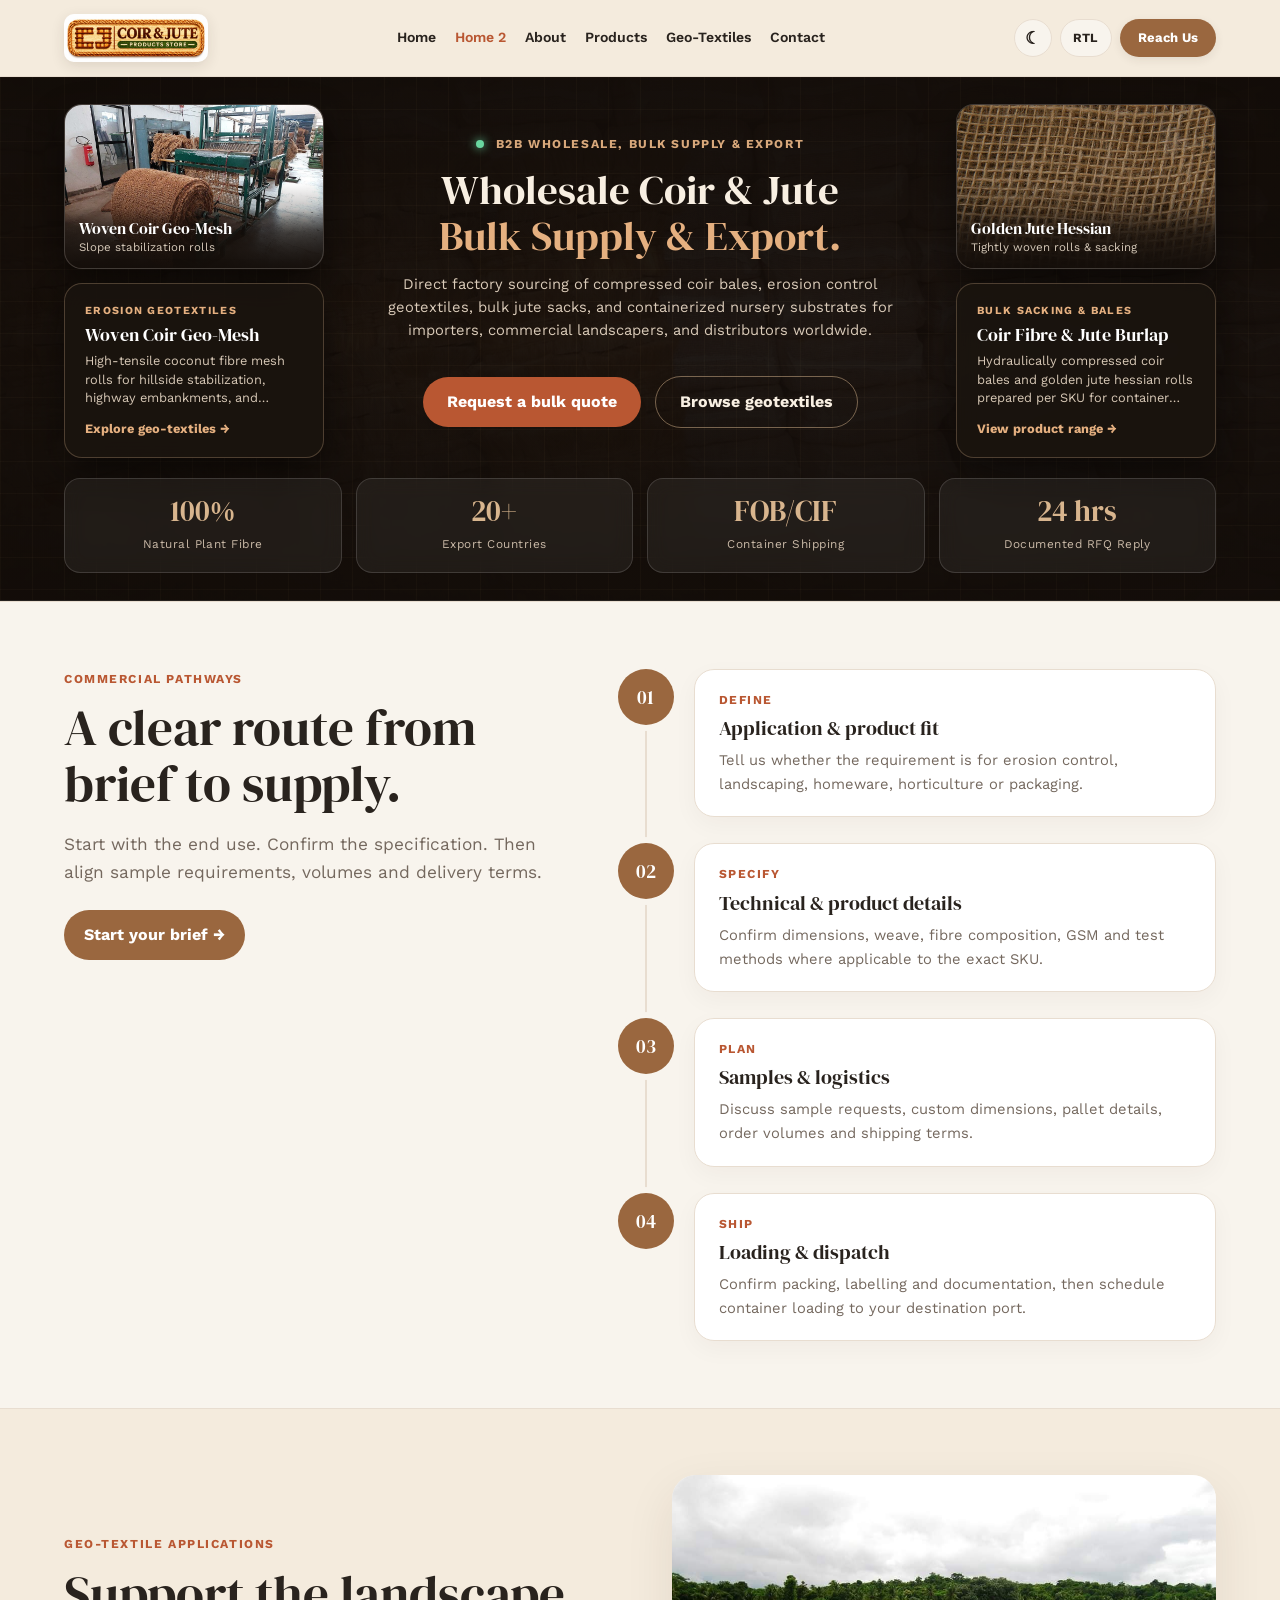
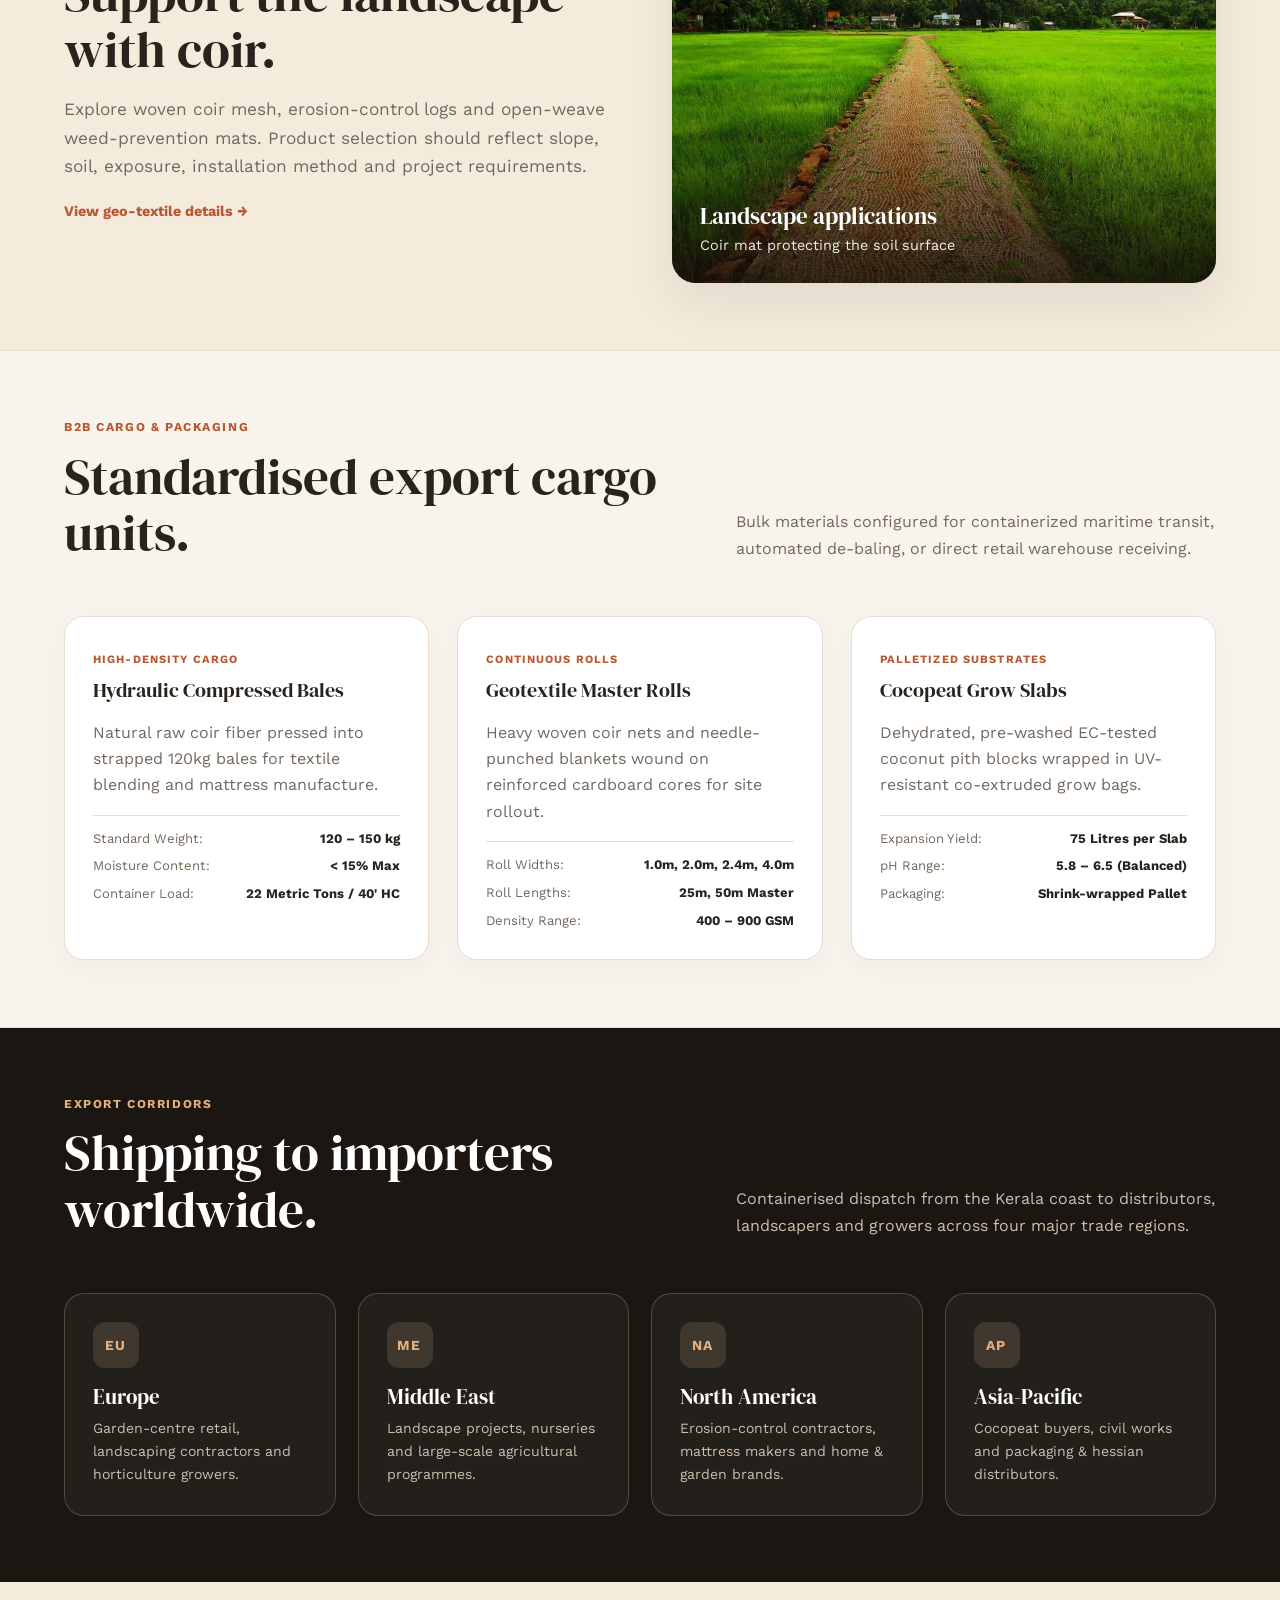
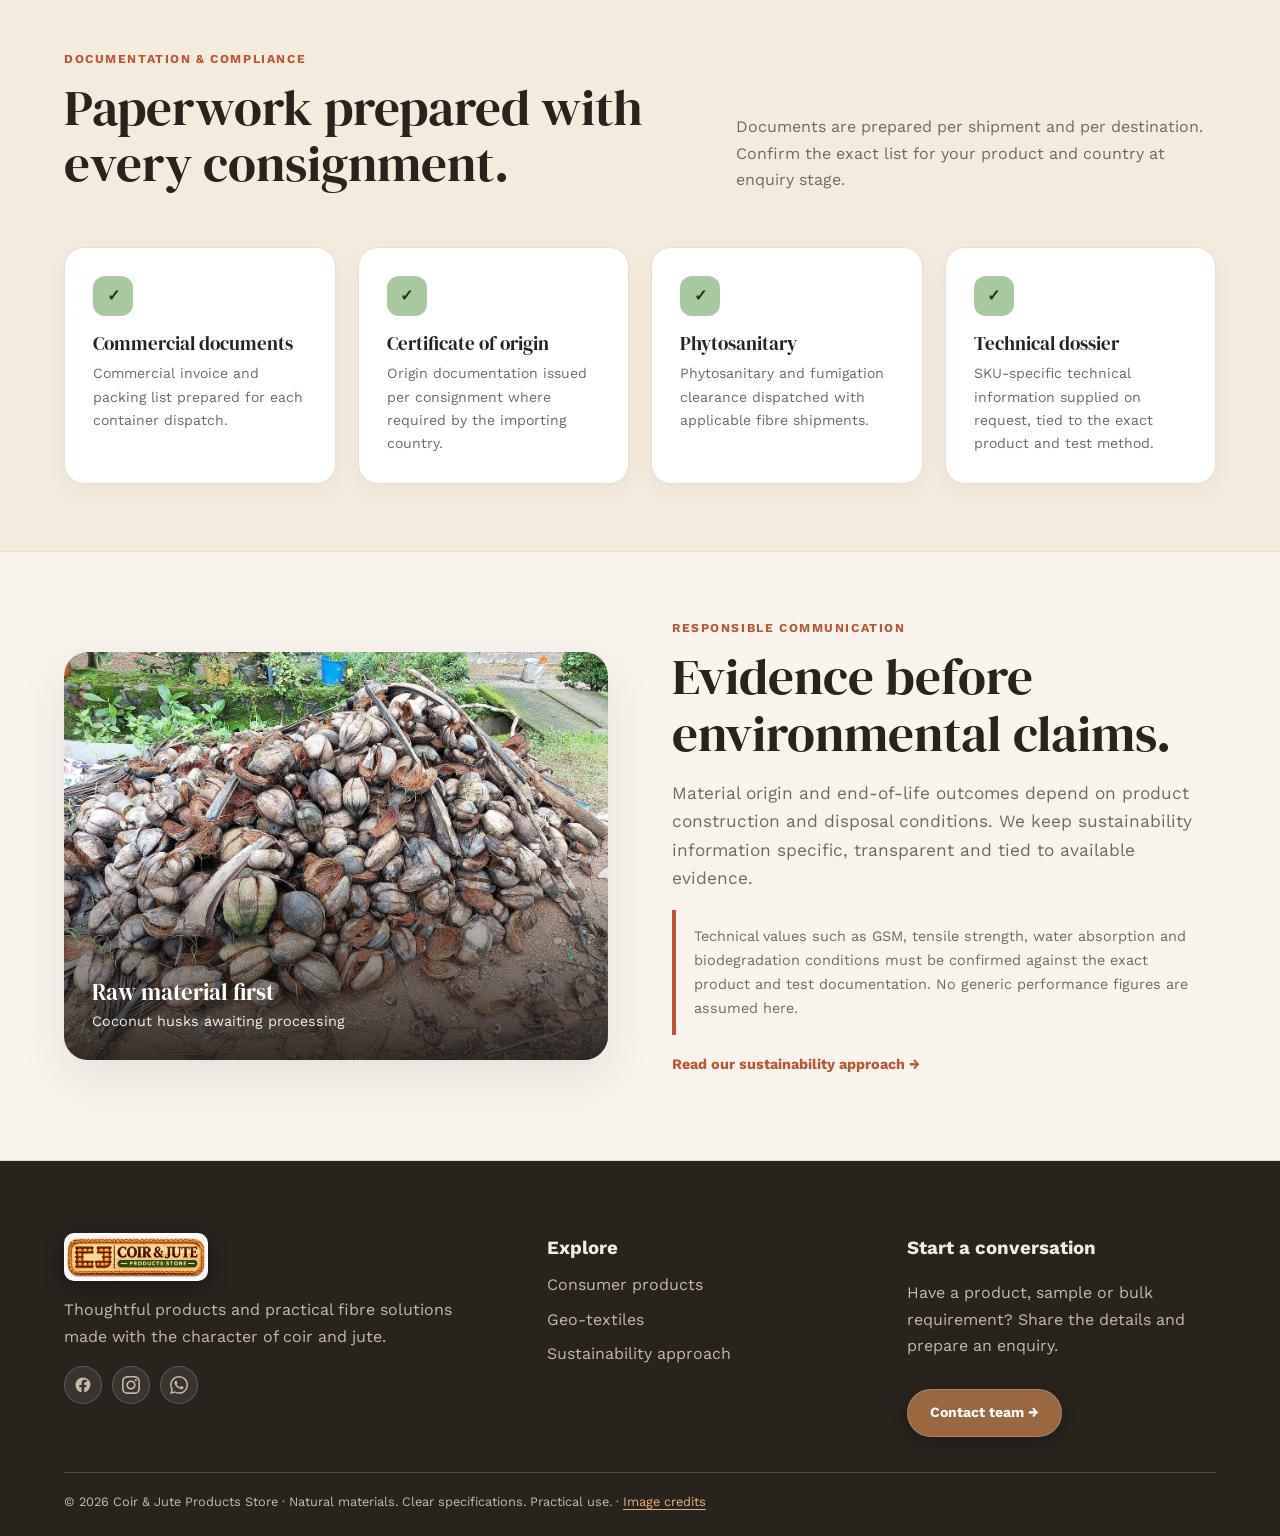
<file: home-2.html>
<!doctype html>
<html lang="en" data-theme="light" dir="ltr">

<head>
  <meta charset="utf-8">
  <meta name="viewport" content="width=device-width,initial-scale=1">
  <meta name="description" content="Coir and jute natural fibre products, home goods and geo-textile solutions.">
  <title>Wholesale Coir &amp; Jute Supply | Bulk Bales, Geotextiles &amp; Export</title>
  <link rel="icon" type="image/png" href="assets/favicon.png">
  <link rel="apple-touch-icon" href="assets/favicon.png">
  <link rel="stylesheet" href="assets/styles.css">
</head>

<body>
  <header class="site-header">
    <div class="container nav-wrap"><a class="brand" href="index.html"
        aria-label="Coir & Jute Products Store - Home"><img class="brand-logo" src="assets/logo.jpg"
          alt="Coir & Jute Products Store" width="144" height="48"></a>
      <nav class="nav-links">
        <div class="nav-items"><a class="" href="index.html">Home</a><a class="active" href="home-2.html">Home 2</a><a
            class="" href="about.html">About</a><a class="" href="products.html">Products</a><a class=""
            href="geo-textiles.html">Geo-Textiles</a><a class="" href="contact.html">Contact</a></div>
        <div class="nav-tools"><button class="tool" data-theme-toggle aria-label="Toggle theme"
            title="Toggle theme">☾</button><button class="tool" data-dir-toggle aria-label="Toggle text direction"
            title="Toggle text direction">RTL</button><a class="btn btn-primary nav-cta" href="contact.html">Reach
            Us</a></div>
      </nav><button class="menu-toggle" aria-label="Toggle menu">☰</button>
    </div>
  </header>
  <main>
    <!-- HERO: 3-column flanked trade showcase with metrics band -->
    <section class="hero hero-home2 hx-flanked">
      <div class="hx-cover-bg" aria-hidden="true">
        <img src="assets/images/home2-hero.jpg" alt="" fetchpriority="high" decoding="async" style="object-position:center 55%">
        </div>
        <div class="hero-bg-pattern hero-pattern-grid" aria-hidden="true"></div>
      <div class="container hx-flanked-wrap">
        <div class="hx-flanked-main">
          <!-- LEFT FLANK: Image 1 (top) + Information 1 (bottom) -->
          <div class="flank-col flank-left" aria-label="Erosion Geotextiles showcase">
            <figure class="flank-card flank-img photo-frame cap">
              <img src="assets/images/home2-mosaic-1.jpg" alt="Industrial loom winding a roll of woven coir mesh"
                decoding="async">
              <figcaption><strong>Woven Coir Geo-Mesh</strong><span>Slope stabilization rolls</span></figcaption>
            </figure>
            <div class="flank-card flank-info">
              <span class="mosaic-tag">Erosion Geotextiles</span>
              <strong>Woven Coir Geo-Mesh</strong>
              <p>High-tensile coconut fibre mesh rolls for hillside stabilization, highway embankments, and riverbank
                protection.</p>
              <a class="text-link flank-link" href="geo-textiles.html">Explore geo-textiles →</a>
            </div>
          </div>
      
          <!-- CENTER: B2B Wholesale Core Message & CTAs -->
          <div class="flank-center hero-content">
            <div class="eyebrow"><span class="eyebrow-pulse"></span> B2B Wholesale, Bulk Supply &amp; Export</div>
            <h1 class="display">Wholesale Coir &amp; Jute <span>Bulk Supply &amp; Export.</span></h1>
            <p class="lead">Direct factory sourcing of compressed coir bales, erosion control geotextiles, bulk jute sacks,
              and
              containerized nursery substrates for importers, commercial landscapers, and distributors worldwide.</p>
            <div class="hero-actions">
              <a class="btn btn-rust" href="contact.html#bulk-enquiry">Request a bulk quote</a>
              <a class="btn btn-outline btn-outline-light" href="geo-textiles.html">Browse geotextiles</a>
            </div>
          </div>
<!-- RIGHT FLANK: Image 2 (top) + Information 2 (bottom) -->
<div class="flank-col flank-right" aria-label="Bulk Sacking & Bales showcase">
  <figure class="flank-card flank-img photo-frame cap">
    <img src="assets/images/home2-mosaic-2.jpg" alt="Close-up weave of golden jute hessian fabric" decoding="async">
              <figcaption><strong>Golden Jute Hessian</strong><span>Tightly woven rolls &amp; sacking</span></figcaption>
            </figure>
            <div class="flank-card flank-info">
              <span class="mosaic-tag">Bulk Sacking &amp; Bales</span>
              <strong>Coir Fibre &amp; Jute Burlap</strong>
              <p>Hydraulically compressed coir bales and golden jute hessian rolls prepared per SKU for container export.</p>
              <a class="text-link flank-link" href="products.html">View product range →</a>
            </div>
            </div>
        </div>
<!-- METRICS ROW: 4 Global Trade Metrics spanning the bottom -->
<div class="metrics hx-flanked-metrics">
  <div><strong>100%</strong><span>Natural Plant Fibre</span></div>
  <div><strong>20+</strong><span>Export Countries</span></div>
  <div><strong>FOB/CIF</strong><span>Container Shipping</span></div>
  <div><strong>24 hrs</strong><span>Documented RFQ Reply</span></div>
</div>
</div>
    </section>
<!-- SECTION 1: Commercial pathways as a vertical process rail -->
<section class="section section-soft">
  <div class="container rail-split">
    <div class="rail-intro">
      <div class="eyebrow">Commercial pathways</div>
      <h2 class="display">A clear route from brief to supply.</h2>
          <p class="lead">Start with the end use. Confirm the specification. Then align sample requirements, volumes and delivery
            terms.</p>
          <a class="btn btn-primary" href="contact.html#bulk-enquiry">Start your brief →</a>
        </div>
        <ol class="rail">
          <li class="rail-step">
            <span class="rail-num">01</span>
            <div>
              <span class="tag">Define</span>
              <h3>Application &amp; product fit</h3>
              <p>Tell us whether the requirement is for erosion control, landscaping, homeware, horticulture or packaging.</p>
            </div>
          </li>
          <li class="rail-step">
            <span class="rail-num">02</span>
            <div>
              <span class="tag">Specify</span>
              <h3>Technical &amp; product details</h3>
              <p>Confirm dimensions, weave, fibre composition, GSM and test methods where applicable to the exact SKU.</p>
            </div>
          </li>
          <li class="rail-step">
            <span class="rail-num">03</span>
            <div>
              <span class="tag">Plan</span>
              <h3>Samples &amp; logistics</h3>
              <p>Discuss sample requests, custom dimensions, pallet details, order volumes and shipping terms.</p>
            </div>
          </li>
          <li class="rail-step">
            <span class="rail-num">04</span>
            <div>
              <span class="tag">Ship</span>
              <h3>Loading &amp; dispatch</h3>
              <p>Confirm packing, labelling and documentation, then schedule container loading to your destination port.</p>
            </div>
          </li>
          </ol>
      </div>
      </section>
      
      <!-- SECTION 2: Civil & Slope Engineering Split -->
      <section class="section">
        <div class="container split">
          <div>
            <div class="eyebrow">Geo-textile applications</div>
            <h2 class="display">Support the landscape with coir.</h2>
            <p class="lead">Explore woven coir mesh, erosion-control logs and open-weave weed-prevention mats. Product
              selection should reflect slope, soil, exposure, installation method and project requirements.</p>
            <a class="text-link" href="geo-textiles.html">View geo-textile details →</a>
          </div>
          <figure class="photo-frame split-photo cap">
            <img src="assets/images/home2-geo.jpg" alt="Coir geo-mat laid along a path through green paddy fields"
              loading="lazy" decoding="async">
            <figcaption><strong>Landscape applications</strong><span>Coir mat protecting the soil surface</span></figcaption>
          </figure>
        </div>
      </section>
      
      <!-- SECTION 3: Industrial Bulk Specifications Matrix -->
    <section class="section section-soft">
      <div class="container">
        <div class="section-head">
          <div>
            <div class="eyebrow">B2B Cargo &amp; Packaging</div>
            <h2 class="display">Standardised export cargo units.</h2>
            </div>
            <p>Bulk materials configured for containerized maritime transit, automated de-baling, or direct retail warehouse
              receiving.</p>
            </div>
            <div class="packaging-grid">
              <div class="packaging-card">
                <span class="packaging-tag">High-Density Cargo</span>
                <h3>Hydraulic Compressed Bales</h3>
                <p>Natural raw coir fiber pressed into strapped 120kg bales for textile blending and mattress manufacture.</p>
                <div class="packaging-specs">
                  <div><span>Standard Weight:</span> <strong>120 – 150 kg</strong></div>
                  <div><span>Moisture Content:</span> <strong>&lt; 15% Max</strong></div>
                  <div><span>Container Load:</span> <strong>22 Metric Tons / 40' HC</strong></div>
                </div>
              </div>
              <div class="packaging-card">
                <span class="packaging-tag">Continuous Rolls</span>
                <h3>Geotextile Master Rolls</h3>
                <p>Heavy woven coir nets and needle-punched blankets wound on reinforced cardboard cores for site rollout.</p>
                <div class="packaging-specs">
                  <div><span>Roll Widths:</span> <strong>1.0m, 2.0m, 2.4m, 4.0m</strong></div>
                  <div><span>Roll Lengths:</span> <strong>25m, 50m Master</strong></div>
                  <div><span>Density Range:</span> <strong>400 – 900 GSM</strong></div>
                </div>
              </div>
              <div class="packaging-card">
                <span class="packaging-tag">Palletized Substrates</span>
                <h3>Cocopeat Grow Slabs</h3>
                <p>Dehydrated, pre-washed EC-tested coconut pith blocks wrapped in UV-resistant co-extruded grow bags.</p>
                <div class="packaging-specs">
                  <div><span>Expansion Yield:</span> <strong>75 Litres per Slab</strong></div>
                  <div><span>pH Range:</span> <strong>5.8 – 6.5 (Balanced)</strong></div>
                  <div><span>Packaging:</span> <strong>Shrink-wrapped Pallet</strong></div>
                </div>
              </div>
            </div>
            </div>
            </section>

    <!-- SECTION 4: Export corridors (dark band) -->
    <section class="section section-dark">
      <div class="container">
        <div class="section-head">
          <div>
            <div class="eyebrow">Export corridors</div>
            <h2 class="display">Shipping to importers worldwide.</h2>
          </div>
          <p>Containerised dispatch from the Kerala coast to distributors, landscapers and growers across four major trade
            regions.</p>
        </div>
        <div class="market-grid">
          <article class="market-tile">
            <span class="market-code">EU</span>
            <h3>Europe</h3>
            <p>Garden-centre retail, landscaping contractors and horticulture growers.</p>
          </article>
          <article class="market-tile">
            <span class="market-code">ME</span>
            <h3>Middle East</h3>
            <p>Landscape projects, nurseries and large-scale agricultural programmes.</p>
          </article>
          <article class="market-tile">
            <span class="market-code">NA</span>
            <h3>North America</h3>
            <p>Erosion-control contractors, mattress makers and home &amp; garden brands.</p>
          </article>
          <article class="market-tile">
            <span class="market-code">AP</span>
            <h3>Asia-Pacific</h3>
            <p>Cocopeat buyers, civil works and packaging &amp; hessian distributors.</p>
          </article>
        </div>
      </div>
    </section>
    
    <!-- SECTION 5: Documentation pack -->
    <section class="section">
      <div class="container">
        <div class="section-head">
          <div>
            <div class="eyebrow">Documentation &amp; compliance</div>
            <h2 class="display">Paperwork prepared with every consignment.</h2>
          </div>
          <p>Documents are prepared per shipment and per destination. Confirm the exact list for your product and country at
            enquiry stage.</p>
        </div>
        <div class="doc-grid">
          <div class="doc-card">
            <span class="doc-icon">✓</span>
            <h3>Commercial documents</h3>
            <p>Commercial invoice and packing list prepared for each container dispatch.</p>
          </div>
          <div class="doc-card">
            <span class="doc-icon">✓</span>
            <h3>Certificate of origin</h3>
            <p>Origin documentation issued per consignment where required by the importing country.</p>
          </div>
          <div class="doc-card">
            <span class="doc-icon">✓</span>
            <h3>Phytosanitary</h3>
            <p>Phytosanitary and fumigation clearance dispatched with applicable fibre shipments.</p>
          </div>
          <div class="doc-card">
            <span class="doc-icon">✓</span>
            <h3>Technical dossier</h3>
            <p>SKU-specific technical information supplied on request, tied to the exact product and test method.</p>
          </div>
        </div>
      </div>
      </section>
      
      <!-- SECTION 6: Supply Chain & Verified Agricultural Origins Split -->
      <section class="section section-soft">
      <div class="container split">
        <figure class="photo-frame split-photo cap">
          <img src="assets/images/home2-sustainability.jpg" alt="Coconut husks in Kerala, the raw material for coir"
            loading="lazy" decoding="async">
          <figcaption><strong>Raw material first</strong><span>Coconut husks awaiting processing</span></figcaption>
        </figure>
        <div>
          <div class="eyebrow">Responsible communication</div>
          <h2 class="display">Evidence before environmental claims.</h2>
          <p class="lead">Material origin and end-of-life outcomes depend on product construction and disposal conditions.
            We keep sustainability information specific, transparent and tied to available evidence.</p>
          <div class="notice">Technical values such as GSM, tensile strength, water absorption and biodegradation conditions
            must be confirmed against the exact product and test documentation. No generic performance figures are assumed
            here.</div>
          <p><a class="text-link" href="about.html#sustainability">Read our sustainability approach →</a></p>
        </div>
      </div>
      </section>
  </main>
        <footer class="footer">
          <div class="container">
            <div class="footer-grid">
              <div><a class="brand" href="index.html" aria-label="Coir &amp; Jute Products Store - Home"><img class="brand-logo"
                    src="assets/logo.jpg" alt="Coir &amp; Jute Products Store" width="144" height="48"></a>
                <p>Thoughtful products and practical fibre solutions made with the character of coir and jute.</p>
                <div class="footer-socials" aria-label="Social media channels"><a class="social-icon-btn"
                    href="https://facebook.com" target="_blank" rel="noopener noreferrer" aria-label="Facebook"><svg width="18"
                      height="18" viewBox="0 0 24 24" fill="currentColor" aria-hidden="true">
                      <path
                        d="M22 12c0-5.52-4.48-10-10-10S2 6.48 2 12c0 4.84 3.44 8.87 8 9.8V15H7v-3h3V9.5C10 6.46 11.82 5 14.45 5c1.26 0 2.55.22 2.55.22v2.8h-1.44c-1.5 0-1.96.93-1.96 1.89V12h3.15l-.5 3h-2.65v6.8c4.56-.93 8-4.96 8-9.8z" />
                    </svg></a><a class="social-icon-btn" href="https://instagram.com" target="_blank" rel="noopener noreferrer"
                    aria-label="Instagram"><svg width="18" height="18" viewBox="0 0 24 24" fill="currentColor"
                      aria-hidden="true">
                      <path
                        d="M12 2.163c3.204 0 3.584.012 4.85.07 3.252.148 4.771 1.691 4.919 4.919.058 1.265.069 1.645.069 4.849 0 3.205-.012 3.584-.069 4.849-.149 3.225-1.664 4.771-4.919 4.919-1.266.058-1.644.07-4.85.07-3.204 0-3.584-.012-4.849-.07-3.26-.149-4.771-1.699-4.919-4.92-.058-1.265-.07-1.644-.07-4.849 0-3.204.013-3.583.07-4.849.149-3.227 1.664-4.771 4.919-4.919 1.266-.057 1.645-.069 4.849-.069zm0-2.163c-3.259 0-3.667.014-4.947.072-4.358.2-6.78 2.618-6.98 6.98-.059 1.281-.073 1.689-.073 4.948 0 3.259.014 3.668.072 4.948.2 4.358 2.618 6.78 6.98 6.98 1.281.058 1.689.072 4.948.072 3.259 0 3.668-.014 4.948-.072 4.354-.2 6.782-2.618 6.979-6.98.059-1.28.073-1.689.073-4.948 0-3.259-.014-3.667-.072-4.947-.196-4.354-2.617-6.78-6.979-6.98-1.281-.059-1.69-.073-4.949-.073zm0 5.838c-3.403 0-6.162 2.759-6.162 6.162s2.759 6.163 6.162 6.163 6.162-2.759 6.162-6.163c0-3.403-2.759-6.162-6.162-6.162zm0 10.162c-2.209 0-4-1.79-4-4 0-2.209 1.791-4 4-4s4 1.791 4 4c0 2.21-1.791 4-4 4zm6.406-11.845c-.796 0-1.441.645-1.441 1.44s.645 1.44 1.441 1.44c.795 0 1.439-.645 1.439-1.44s-.644-1.44-1.439-1.44z" />
                    </svg></a><a class="social-icon-btn" href="https://whatsapp.com" target="_blank" rel="noopener noreferrer"
                    aria-label="WhatsApp"><svg width="18" height="18" viewBox="0 0 24 24" fill="currentColor"
                      aria-hidden="true">
                      <path
                        d="M.057 24l1.687-6.163c-1.041-1.804-1.588-3.849-1.587-5.946.003-6.556 5.338-11.891 11.893-11.891 3.181.001 6.167 1.24 8.413 3.488 2.245 2.248 3.481 5.236 3.48 8.414-.003 6.557-5.338 11.892-11.893 11.892-1.99-.001-3.951-.5-5.688-1.448l-6.305 1.654zm6.597-3.807c1.676.995 3.276 1.591 5.392 1.592 5.448 0 9.886-4.434 9.889-9.885.002-5.462-4.415-9.89-9.881-9.892-5.452 0-9.887 4.434-9.889 9.884-.001 2.225.651 3.891 1.746 5.634l-.999 3.648 3.742-.981zm11.387-5.464c-.074-.124-.272-.198-.57-.347-.297-.149-1.758-.868-2.031-.967-.272-.099-.47-.149-.669.149-.198.297-.768.967-.941 1.165-.173.198-.347.223-.644.074-.297-.149-1.255-.462-2.39-1.475-.883-.788-1.48-1.761-1.653-2.059-.173-.297-.018-.458.13-.606.134-.133.297-.347.446-.521.151-.172.2-.296.3-.495.099-.198.05-.372-.025-.521-.075-.148-.669-1.611-.916-2.206-.242-.579-.487-.501-.669-.51l-.57-.01c-.198 0-.52.074-.792.372s-1.04 1.016-1.04 2.479 1.065 2.876 1.213 3.074c.149.198 2.095 3.2 5.076 4.487.709.306 1.263.489 1.694.626.712.226 1.36.194 1.872.118.571-.085 1.758-.719 2.006-1.413.248-.695.248-1.29.173-1.414z" />
                    </svg></a></div>
              </div>
              <div>
                <h3>Explore</h3>
                <div class="footer-links"><a href="products.html">Consumer products</a><a
                    href="geo-textiles.html">Geo-textiles</a><a href="about.html#sustainability">Sustainability approach</a>
                </div>
              </div>
              <div>
                <h3>Start a conversation</h3>
                <p>Have a product, sample or bulk requirement? Share the details and prepare an enquiry.</p><a
                  class="btn btn-primary footer-cta-btn" href="contact.html">Contact team →</a>
      </div>
    </div>
    <div class="footer-bottom">© <span data-year></span> Coir &amp; Jute Products Store · Natural materials. Clear
      specifications. Practical use. · <a href="credits.html">Image credits</a></div>
  </div>
</footer>
<script src="assets/app.js"></script><button class="back-to-top" id="back-to-top" type="button" aria-label="Back to top"
  title="Back to top"><svg width="20" height="20" viewBox="0 0 24 24" fill="none" stroke="currentColor"
    stroke-width="2.5" stroke-linecap="round" stroke-linejoin="round" aria-hidden="true">
    <polyline points="18 15 12 9 6 15"></polyline>
  </svg></button>
</body>

</html>
</file>
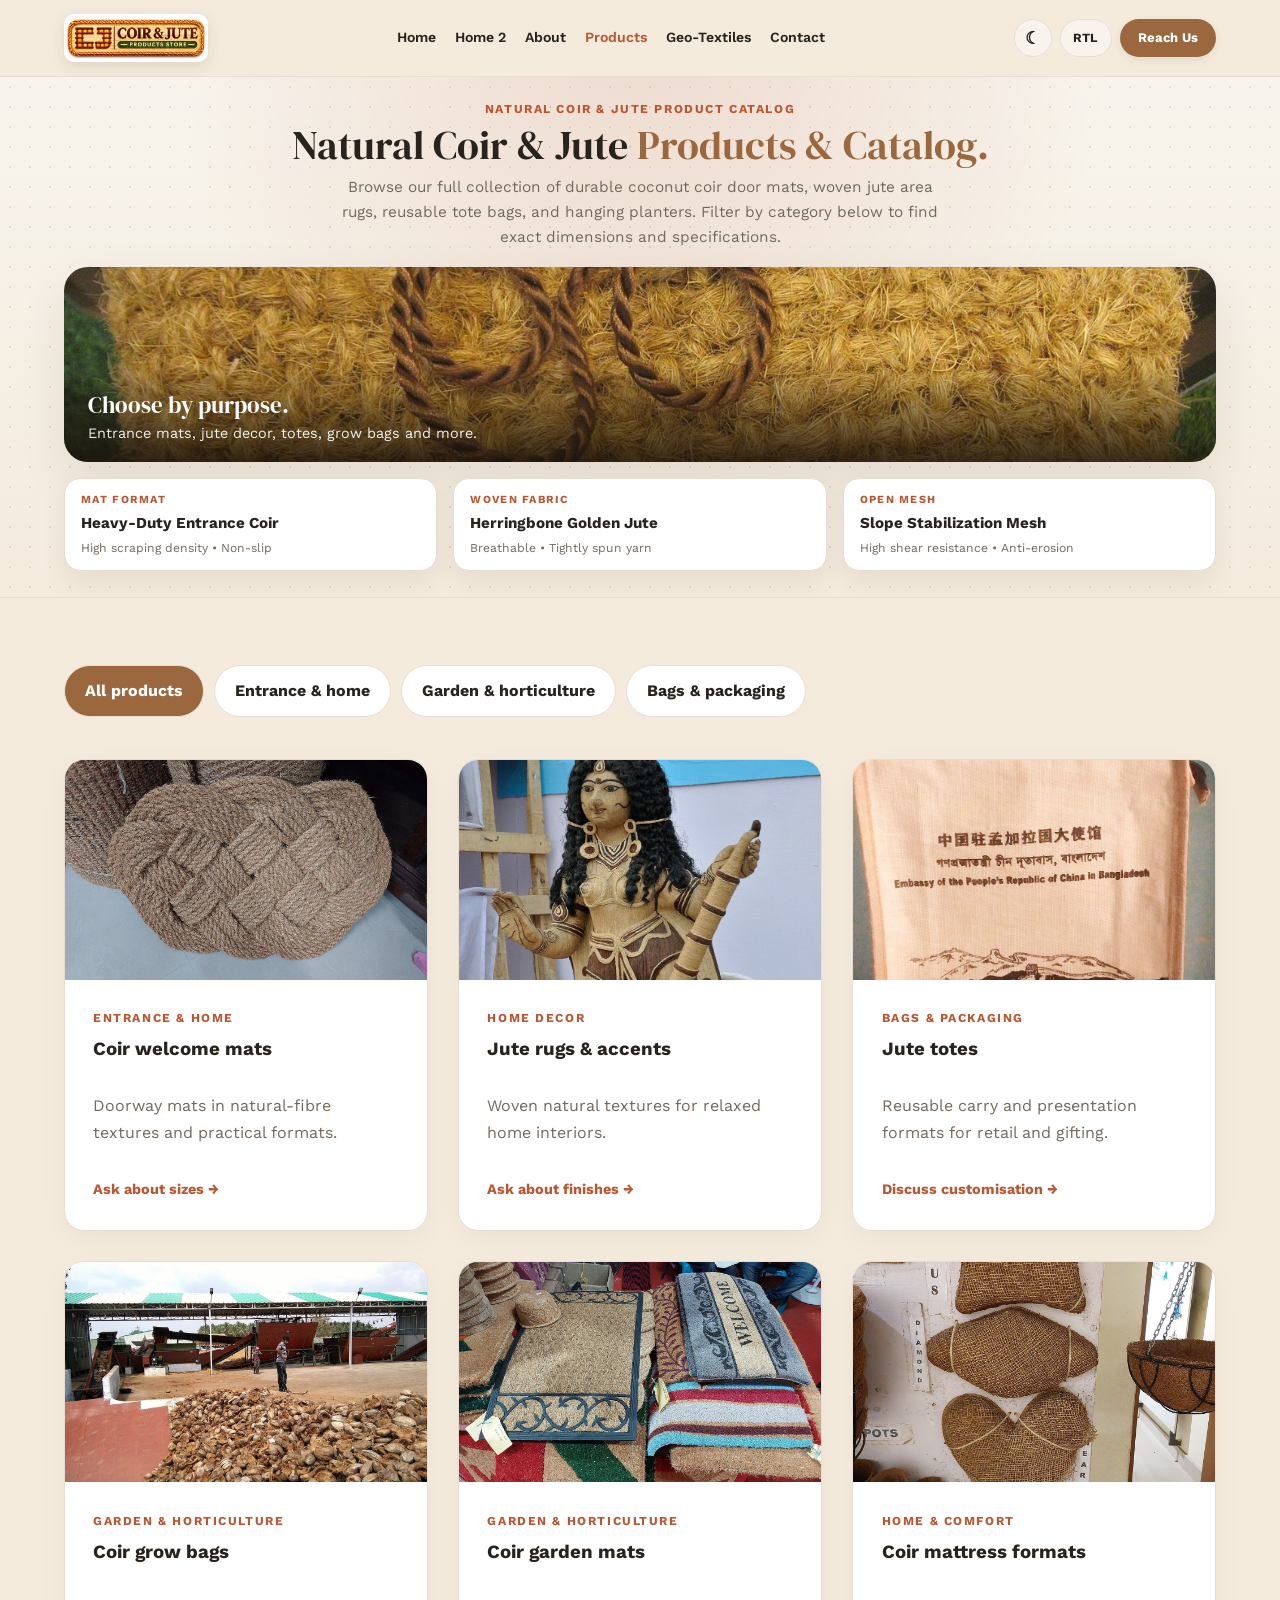
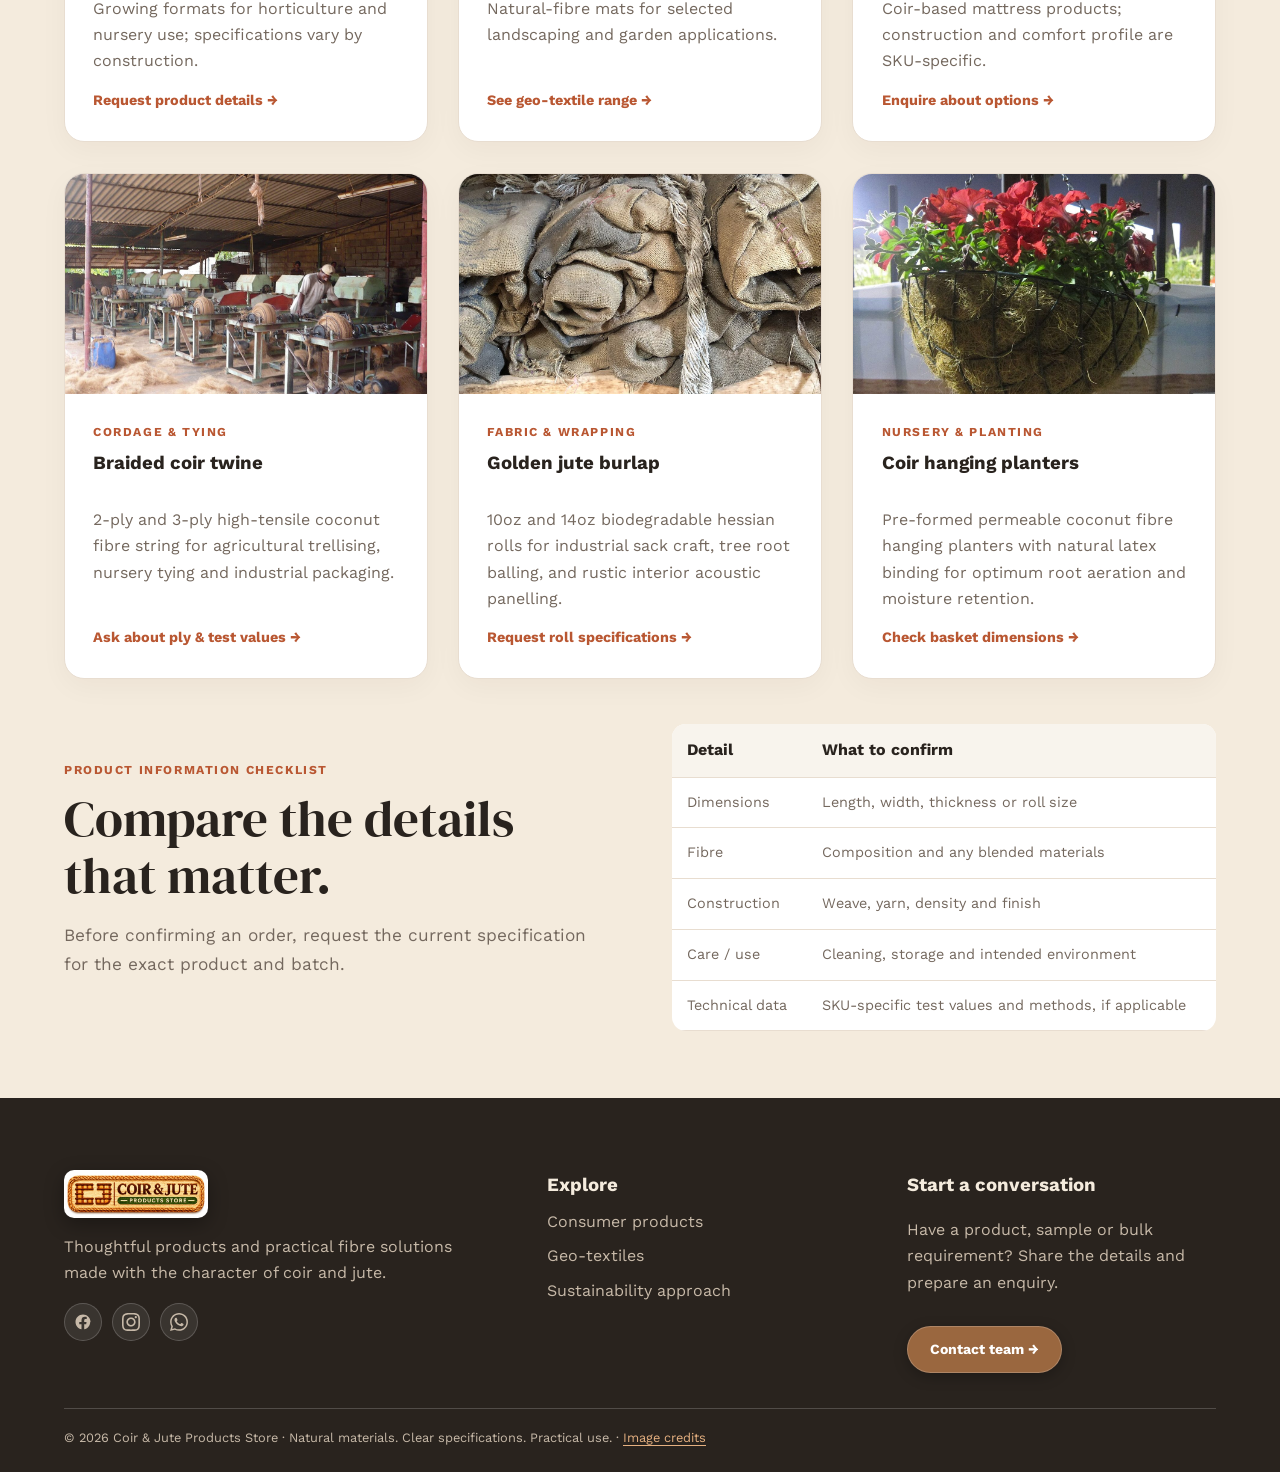
<file: products.html>
<!doctype html>
<html lang="en" data-theme="light" dir="ltr">

<head>
  <meta charset="utf-8">
  <meta name="viewport" content="width=device-width,initial-scale=1">
  <meta name="description" content="Coir and jute natural fibre products, home goods and geo-textile solutions.">
  <title>Coir & Jute Products Catalogue | Mats, Rugs, Totes & Planters</title>
  <link rel="icon" type="image/png" href="assets/favicon.png">
  <link rel="apple-touch-icon" href="assets/favicon.png">
  <link rel="stylesheet" href="assets/styles.css">
</head>

<body>
  <header class="site-header">
    <div class="container nav-wrap"><a class="brand" href="index.html"
        aria-label="Coir & Jute Products Store - Home"><img class="brand-logo" src="assets/logo.jpg"
          alt="Coir & Jute Products Store" width="144" height="48"></a>
      <nav class="nav-links">
        <div class="nav-items"><a class="" href="index.html">Home</a><a class="" href="home-2.html">Home 2</a><a
            class="" href="about.html">About</a><a class="active" href="products.html">Products</a><a class=""
            href="geo-textiles.html">Geo-Textiles</a><a class="" href="contact.html">Contact</a></div>
        <div class="nav-tools"><button class="tool" data-theme-toggle aria-label="Toggle theme"
            title="Toggle theme">☾</button><button class="tool" data-dir-toggle aria-label="Toggle text direction"
            title="Toggle text direction">RTL</button><a class="btn btn-primary nav-cta" href="contact.html">Reach
            Us</a></div>
      </nav><button class="menu-toggle" aria-label="Toggle menu">☰</button>
    </div>
  </header>
  <main>
    <section class="hero hero-products hx-center">
  <div class="hero-bg-pattern hero-pattern-dots" aria-hidden="true"></div>
  <div class="container hx-stack">
    <div class="hero-content">
      <div class="eyebrow"><span class="eyebrow-dot"></span> Natural Coir & Jute Product Catalog</div>
      <h1 class="display">Natural Coir & Jute <span>Products & Catalog.</span></h1>
      <p class="lead">Browse our full collection of durable coconut coir door mats, woven jute area rugs, reusable tote bags,
        and hanging planters. Filter by category below to find exact dimensions and specifications.</p>
    </div>
    <div class="hx-banner">
      <figure class="photo-frame banner-photo cap">
        <img src="assets/images/products-hero.jpg" alt="Natural coir fibre shopping bag" fetchpriority="high" decoding="async">
        <figcaption><strong>Choose by purpose.</strong><span>Entrance mats, jute decor, totes, grow bags and more.</span></figcaption>
      </figure>
      <div class="spec-row">
        <div class="spec-card"><span class="spec-tag">Mat format</span><strong>Heavy-Duty Entrance Coir</strong><small>High scraping density • Non-slip</small></div>
        <div class="spec-card"><span class="spec-tag">Woven fabric</span><strong>Herringbone Golden Jute</strong><small>Breathable • Tightly spun yarn</small></div>
        <div class="spec-card"><span class="spec-tag">Open mesh</span><strong>Slope Stabilization Mesh</strong><small>High shear resistance • Anti-erosion</small></div>
      </div>
    </div>
  </div>
</section>
<section class="section">
  <div class="container">
    <div class="filters"><button class="active" data-filter="all">All products</button><button
        data-filter="home">Entrance & home</button><button data-filter="garden">Garden & horticulture</button><button
        data-filter="packaging">Bags & packaging</button></div>
    <div class="grid-3">
      <article class="card" data-category="home">
        <div class="card-photo"><img src="assets/images/products-coir-mats.jpg" alt="Coir welcome doormat"
            loading="lazy" decoding="async"></div>
        <div class="card-pad"><span class="tag">Entrance & home</span>
          <h3>Coir welcome mats</h3>
          <p>Doorway mats in natural-fibre textures and practical formats.</p><a class="text-link"
            href="contact.html">Ask about sizes →</a>
        </div>
      </article>
      <article class="card" data-category="home">
        <div class="card-photo"><img src="assets/images/products-jute-decor.jpg" alt="Handcrafted jute decor piece"
            loading="lazy" decoding="async" style="object-position:center 22%"></div>
        <div class="card-pad"><span class="tag">Home decor</span>
          <h3>Jute rugs & accents</h3>
          <p>Woven natural textures for relaxed home interiors.</p><a class="text-link" href="contact.html">Ask about
            finishes →</a>
        </div>
      </article>
      <article class="card" data-category="packaging">
        <div class="card-photo"><img src="assets/images/products-jute-totes.jpg" alt="Reusable jute tote bag"
            loading="lazy" decoding="async"></div>
        <div class="card-pad"><span class="tag">Bags & packaging</span>
          <h3>Jute totes</h3>
          <p>Reusable carry and presentation formats for retail and gifting.</p><a class="text-link"
            href="contact.html">Discuss customisation →</a>
        </div>
      </article>
      <article class="card" data-category="garden">
        <div class="card-photo"><img src="assets/images/products-grow-bags.jpg"
            alt="Coir pith used for grow bags and horticulture" loading="lazy" decoding="async"></div>
        <div class="card-pad"><span class="tag">Garden & horticulture</span>
          <h3>Coir grow bags</h3>
          <p>Growing formats for horticulture and nursery use; specifications vary by construction.</p><a
            class="text-link" href="contact.html">Request product details →</a>
        </div>
      </article>
      <article class="card" data-category="garden">
        <div class="card-photo"><img src="assets/images/products-garden-mats.jpg"
            alt="Natural coir fibre mats for garden and landscape use" loading="lazy" decoding="async"></div>
        <div class="card-pad"><span class="tag">Garden & horticulture</span>
          <h3>Coir garden mats</h3>
          <p>Natural-fibre mats for selected landscaping and garden applications.</p><a class="text-link"
            href="geo-textiles.html">See geo-textile range →</a>
        </div>
      </article>
      <article class="card" data-category="home">
        <div class="card-photo"><img src="assets/images/products-coir-bed.jpg"
            alt="Coir fibre padded forms, planters and hanging baskets" loading="lazy" decoding="async"></div>
        <div class="card-pad"><span class="tag">Home & comfort</span>
          <h3>Coir mattress formats</h3>
          <p>Coir-based mattress products; construction and comfort profile are SKU-specific.</p><a class="text-link"
            href="contact.html">Enquire about options →</a>
        </div>
      </article>
      <article class="card" data-category="packaging">
        <div class="card-photo"><img src="assets/images/products-coir-twine.jpg"
            alt="High-tensile natural coir twine being manufactured on a spool" loading="lazy" decoding="async"></div>
        <div class="card-pad">
          <span class="tag">Cordage & tying</span>
          <h3>Braided coir twine</h3>
          <p>2-ply and 3-ply high-tensile coconut fibre string for agricultural trellising, nursery tying and industrial
            packaging.</p>
          <a class="text-link" href="contact.html">Ask about ply & test values →</a>
        </div>
      </article>
      <article class="card" data-category="packaging">
        <div class="card-photo"><img src="assets/images/products-jute-burlap.jpg"
            alt="Heavy golden jute burlap sacks and rolled cordage" loading="lazy" decoding="async"></div>
        <div class="card-pad">
          <span class="tag">Fabric & wrapping</span>
          <h3>Golden jute burlap</h3>
          <p>10oz and 14oz biodegradable hessian rolls for industrial sack craft, tree root balling, and rustic interior
            acoustic panelling.</p>
          <a class="text-link" href="contact.html">Request roll specifications →</a>
        </div>
      </article>
      <article class="card" data-category="garden">
        <div class="card-photo"><img src="assets/images/products-coir-basket.jpg"
            alt="Horticultural hanging basket made from molded coir fiber" loading="lazy" decoding="async"></div>
        <div class="card-pad">
          <span class="tag">Nursery & planting</span>
          <h3>Coir hanging planters</h3>
          <p>Pre-formed permeable coconut fibre hanging planters with natural latex binding for optimum root aeration
            and moisture retention.</p>
          <a class="text-link" href="contact.html">Check basket dimensions →</a>
        </div>
      </article>
    </div>
    <div class="split" style="margin-top:45px">
      <div>
        <div class="eyebrow">Product information checklist</div>
        <h2 class="display">Compare the details that matter.</h2>
        <p class="lead">Before confirming an order, request the current specification for the exact product and batch.
        </p>
      </div>
      <table class="spec-table">
        <tr>
          <th>Detail</th>
          <th>What to confirm</th>
        </tr>
        <tr>
          <td>Dimensions</td>
          <td>Length, width, thickness or roll size</td>
        </tr>
        <tr>
          <td>Fibre</td>
          <td>Composition and any blended materials</td>
        </tr>
        <tr>
          <td>Construction</td>
          <td>Weave, yarn, density and finish</td>
        </tr>
        <tr>
          <td>Care / use</td>
          <td>Cleaning, storage and intended environment</td>
        </tr>
        <tr>
          <td>Technical data</td>
          <td>SKU-specific test values and methods, if applicable</td>
        </tr>
      </table>
    </div>
  </div>
</section>
</main>
<footer class="footer">
  <div class="container">
    <div class="footer-grid">
      <div><a class="brand" href="index.html" aria-label="Coir &amp; Jute Products Store - Home"><img class="brand-logo"
            src="assets/logo.jpg" alt="Coir &amp; Jute Products Store" width="144" height="48"></a>
        <p>Thoughtful products and practical fibre solutions made with the character of coir and jute.</p>
        <div class="footer-socials" aria-label="Social media channels"><a class="social-icon-btn"
            href="https://facebook.com" target="_blank" rel="noopener noreferrer" aria-label="Facebook"><svg width="18"
              height="18" viewBox="0 0 24 24" fill="currentColor" aria-hidden="true">
              <path
                d="M22 12c0-5.52-4.48-10-10-10S2 6.48 2 12c0 4.84 3.44 8.87 8 9.8V15H7v-3h3V9.5C10 6.46 11.82 5 14.45 5c1.26 0 2.55.22 2.55.22v2.8h-1.44c-1.5 0-1.96.93-1.96 1.89V12h3.15l-.5 3h-2.65v6.8c4.56-.93 8-4.96 8-9.8z" />
            </svg></a><a class="social-icon-btn" href="https://instagram.com" target="_blank" rel="noopener noreferrer"
            aria-label="Instagram"><svg width="18" height="18" viewBox="0 0 24 24" fill="currentColor"
              aria-hidden="true">
              <path
                d="M12 2.163c3.204 0 3.584.012 4.85.07 3.252.148 4.771 1.691 4.919 4.919.058 1.265.069 1.645.069 4.849 0 3.205-.012 3.584-.069 4.849-.149 3.225-1.664 4.771-4.919 4.919-1.266.058-1.644.07-4.85.07-3.204 0-3.584-.012-4.849-.07-3.26-.149-4.771-1.699-4.919-4.92-.058-1.265-.07-1.644-.07-4.849 0-3.204.013-3.583.07-4.849.149-3.227 1.664-4.771 4.919-4.919 1.266-.057 1.645-.069 4.849-.069zm0-2.163c-3.259 0-3.667.014-4.947.072-4.358.2-6.78 2.618-6.98 6.98-.059 1.281-.073 1.689-.073 4.948 0 3.259.014 3.668.072 4.948.2 4.358 2.618 6.78 6.98 6.98 1.281.058 1.689.072 4.948.072 3.259 0 3.668-.014 4.948-.072 4.354-.2 6.782-2.618 6.979-6.98.059-1.28.073-1.689.073-4.948 0-3.259-.014-3.667-.072-4.947-.196-4.354-2.617-6.78-6.979-6.98-1.281-.059-1.69-.073-4.949-.073zm0 5.838c-3.403 0-6.162 2.759-6.162 6.162s2.759 6.163 6.162 6.163 6.162-2.759 6.162-6.163c0-3.403-2.759-6.162-6.162-6.162zm0 10.162c-2.209 0-4-1.79-4-4 0-2.209 1.791-4 4-4s4 1.791 4 4c0 2.21-1.791 4-4 4zm6.406-11.845c-.796 0-1.441.645-1.441 1.44s.645 1.44 1.441 1.44c.795 0 1.439-.645 1.439-1.44s-.644-1.44-1.439-1.44z" />
            </svg></a><a class="social-icon-btn" href="https://whatsapp.com" target="_blank" rel="noopener noreferrer"
            aria-label="WhatsApp"><svg width="18" height="18" viewBox="0 0 24 24" fill="currentColor"
              aria-hidden="true">
              <path
                d="M.057 24l1.687-6.163c-1.041-1.804-1.588-3.849-1.587-5.946.003-6.556 5.338-11.891 11.893-11.891 3.181.001 6.167 1.24 8.413 3.488 2.245 2.248 3.481 5.236 3.48 8.414-.003 6.557-5.338 11.892-11.893 11.892-1.99-.001-3.951-.5-5.688-1.448l-6.305 1.654zm6.597-3.807c1.676.995 3.276 1.591 5.392 1.592 5.448 0 9.886-4.434 9.889-9.885.002-5.462-4.415-9.89-9.881-9.892-5.452 0-9.887 4.434-9.889 9.884-.001 2.225.651 3.891 1.746 5.634l-.999 3.648 3.742-.981zm11.387-5.464c-.074-.124-.272-.198-.57-.347-.297-.149-1.758-.868-2.031-.967-.272-.099-.47-.149-.669.149-.198.297-.768.967-.941 1.165-.173.198-.347.223-.644.074-.297-.149-1.255-.462-2.39-1.475-.883-.788-1.48-1.761-1.653-2.059-.173-.297-.018-.458.13-.606.134-.133.297-.347.446-.521.151-.172.2-.296.3-.495.099-.198.05-.372-.025-.521-.075-.148-.669-1.611-.916-2.206-.242-.579-.487-.501-.669-.51l-.57-.01c-.198 0-.52.074-.792.372s-1.04 1.016-1.04 2.479 1.065 2.876 1.213 3.074c.149.198 2.095 3.2 5.076 4.487.709.306 1.263.489 1.694.626.712.226 1.36.194 1.872.118.571-.085 1.758-.719 2.006-1.413.248-.695.248-1.29.173-1.414z" />
            </svg></a></div>
      </div>
      <div>
        <h3>Explore</h3>
        <div class="footer-links"><a href="products.html">Consumer products</a><a
            href="geo-textiles.html">Geo-textiles</a><a href="about.html#sustainability">Sustainability approach</a>
        </div>
      </div>
      <div>
        <h3>Start a conversation</h3>
        <p>Have a product, sample or bulk requirement? Share the details and prepare an enquiry.</p><a
          class="btn btn-primary footer-cta-btn" href="contact.html">Contact team →</a>
      </div>
    </div>
    <div class="footer-bottom">© <span data-year></span> Coir &amp; Jute Products Store · Natural materials. Clear
      specifications. Practical use. · <a href="credits.html">Image credits</a></div>
  </div>
</footer>
<script src="assets/app.js"></script><button class="back-to-top" id="back-to-top" type="button" aria-label="Back to top"
  title="Back to top"><svg width="20" height="20" viewBox="0 0 24 24" fill="none" stroke="currentColor"
    stroke-width="2.5" stroke-linecap="round" stroke-linejoin="round" aria-hidden="true">
    <polyline points="18 15 12 9 6 15"></polyline>
  </svg></button>
</body>

</html>
</file>
<file: assets/styles.css>
@import url('https://fonts.googleapis.com/css2?family=DM+Serif+Display&family=Work+Sans:wght@400;500;600;700&display=swap');
:root{--kraft:#9A673F;--rust:#B95732;--sage:#A8C8A0;--cream:#F4EBDD;--white:#fff;--ink:#29231E;--muted:#74685e;--line:#e8ddd0;--surface:#fff;--soft:#f8f4ed;--shadow:0 18px 50px #34251817;--radius:20px;--header-h:76px} [data-theme=dark]{--cream:#211d19;--white:#29231e;--ink:#f7f0e7;--muted:#c2b4a5;--line:#514337;--surface:#302820;--soft:#27221d;--shadow:0 18px 50px #0004}
*{box-sizing:border-box}html{scroll-behavior:smooth}body{margin:0;background:var(--cream);color:var(--ink);font:16px/1.65 'Work Sans',sans-serif}a{color:inherit;text-decoration:none}button,input,select,textarea{font:inherit}button,.btn{cursor:pointer;border:0;border-radius:99px;padding:12px 20px;font-weight:700;display:inline-flex;align-items:center;gap:8px}.btn-primary{background:var(--kraft);color:#fff}.btn-rust{background:var(--rust);color:#fff}.btn-outline{border:1px solid var(--kraft);color:var(--ink);background:transparent}.container{width:min(1160px,calc(100% - 40px));margin:auto}.eyebrow,.tag{color:var(--rust);font-size:.76rem;font-weight:700;letter-spacing:.13em;text-transform:uppercase}.display{font:400 clamp(2rem,4vw,3.5rem)/1.1 'DM Serif Display',serif;margin:10px 0 18px}.display span{color:var(--kraft)}h1.display{font-size:clamp(2.8rem,6vw,5.4rem)}h3{margin:0 0 8px}.lead{font-size:1.08rem;color:var(--muted);max-width:690px}.muted,p{color:var(--muted)}.section{padding:82px 0}.section-head{display:flex;justify-content:space-between;align-items:end;gap:28px;margin-bottom:30px}.section-head p{max-width:480px}.site-header{position:sticky;top:0;z-index:9;background:color-mix(in srgb,var(--cream) 93%,transparent);backdrop-filter:blur(14px);border-bottom:1px solid var(--line)}.nav-wrap{height:76px;display:flex;justify-content:space-between;align-items:center;gap:16px}.brand{display:flex;align-items:center;gap:10px;font-weight:700;letter-spacing:.05em}.brand small{display:block;font-size:.6rem;color:var(--muted);letter-spacing:.15em}.brand-mark{width:40px;height:40px;background:var(--kraft);color:white;border-radius:50% 50% 50% 10%;display:grid;place-items:center;font-size:23px}.nav-links{display:flex;gap:19px;font-size:.88rem;font-weight:600}.nav-links a.active,.nav-links a:hover{color:var(--rust)}.nav-tools{display:flex;gap:8px;align-items:center}.tool,.menu-toggle{background:var(--soft);color:var(--ink);border:1px solid var(--line);border-radius:99px;font-weight:700;display:inline-flex;align-items:center;justify-content:center;height:38px;box-sizing:border-box;cursor:pointer;transition:all .2s ease}.tool:hover{border-color:var(--kraft);color:var(--rust)}.tool[data-theme-toggle]{width:38px;padding:0;font-size:1.05rem;line-height:1}.tool[data-dir-toggle]{padding:0 12px;font-size:.78rem;letter-spacing:.04em}.nav-cta{height:38px;padding:0 18px;font-size:.82rem;font-weight:700;border-radius:99px;background:var(--kraft);color:#fff!important;display:inline-flex;align-items:center;justify-content:center;white-space:nowrap;transition:all .2s ease;box-shadow:0 3px 10px #34251817;text-decoration:none}.nav-cta:hover{background:var(--rust);transform:translateY(-1px);box-shadow:0 6px 16px #34251824}.menu-toggle{display:none;width:38px;font-size:1.15rem}.hero,.home2{min-height:calc(100vh - var(--header-h,76px));min-height:calc(100dvh - var(--header-h,76px));display:flex;align-items:center;padding:clamp(28px,4vh,54px) 0;box-sizing:border-box;position:relative}.hero > .container,.home2 > .container{width:min(1160px,calc(100% - 40px))}.hero-grid,.split{display:grid;grid-template-columns:1.12fr 0.88fr;gap:clamp(30px,4vw,50px);align-items:center;width:100%}.hero h1.display,.home2 h1.display{font-size:clamp(2.15rem,4vw,3.6rem);line-height:1.12;margin:8px 0 14px}.hero .lead,.home2 .lead{font-size:clamp(.98rem,1.15vw,1.06rem);line-height:1.6;margin:0 0 18px}.hero-art,.visual{min-height:clamp(330px,46vh,450px);border-radius:44% 44% 20px 20px;position:relative;overflow:hidden;background:linear-gradient(140deg,#c49b73,#765139 60%,#3c4e35);box-shadow:var(--shadow)}.hero-art:before{content:'';position:absolute;width:220px;height:220px;border:18px solid #e7d4b5;border-radius:50%;right:15%;top:16%;box-shadow:inset 0 0 0 7px #76513955}.hero-art:after{content:'';position:absolute;width:125px;height:220px;background:linear-gradient(135deg,#9bb18a,#314d34);border-radius:100% 0 100% 0;left:15%;top:22%;transform:rotate(28deg)}.art-label{position:absolute;bottom:25px;left:25px;color:white;z-index:2}.art-label strong{display:block;font:2rem 'DM Serif Display'}.pills,.filters{display:flex;gap:10px;flex-wrap:wrap;margin-top:25px}.pill{border:1px solid var(--line);border-radius:99px;padding:7px 12px;background:var(--surface);font-size:.8rem;color:var(--muted)}.trust{background:var(--ink);color:var(--cream);padding:18px}.trust .container{display:flex;justify-content:space-between;gap:15px;flex-wrap:wrap}.trust span:before{content:'✳ ';color:var(--sage)}.grid-3{display:grid;grid-template-columns:repeat(3,1fr);gap:20px}.grid-2{display:grid;grid-template-columns:repeat(2,1fr);gap:20px}.card{background:var(--surface);border:1px solid var(--line);border-radius:var(--radius);overflow:hidden;box-shadow:0 8px 28px #3425180a}.card-pad{padding:23px}.product-art{height:205px;display:grid;place-items:center;background:linear-gradient(140deg,#e7d4b8,#a27b5c)}.product-art:after{content:'';position:absolute}.shape{width:140px;height:140px;border:14px solid #9a673f;border-radius:50%;box-shadow:inset 0 0 0 5px #e8cda9,0 15px 24px #51341f33}.bag .shape{width:110px;height:125px;border-radius:14px 14px 28px 28px}.garden{background:linear-gradient(140deg,#c4d0ad,#687b51)}.garden .shape{border-radius:18px 18px 40px 40px}.net .shape{width:180px;height:120px;border:8px dashed #8a603f;border-radius:8px}.tag{display:block;margin-bottom:7px}.card p{margin:8px 0 14px}.text-link{color:var(--rust);font-weight:700;font-size:.9rem}.visual{border-radius:20px;min-height:350px}.feature-list{display:grid;gap:15px;margin:22px 0}.feature{display:flex;gap:13px}.feature-icon{width:38px;height:38px;flex:none;border-radius:12px;background:var(--sage);color:#243522;display:grid;place-items:center;font-weight:700}.feature p{margin:3px 0;font-size:.9rem}.banner{background:var(--sage);color:#243522;padding:38px;border-radius:20px;display:flex;align-items:center;justify-content:space-between;gap:25px}.banner p{color:#344631;max-width:600px}.page-hero{padding:clamp(44px,6vh,64px) 0 clamp(32px,4.5vh,46px);background:linear-gradient(125deg,var(--soft) 0%,var(--cream) 100%);border-bottom:1px solid var(--line)}.page-hero .display{font-size:clamp(2.1rem,3.8vw,3.2rem);line-height:1.15;margin:8px 0 12px}.page-hero .lead{font-size:clamp(.98rem,1.15vw,1.06rem);line-height:1.6;margin:0;max-width:720px}.filters button{background:var(--surface);color:var(--ink);border:1px solid var(--line)}.filters button.active{background:var(--kraft);color:white}.spec-table{width:100%;border-collapse:collapse;background:var(--surface);border-radius:14px;overflow:hidden}.spec-table th,.spec-table td{text-align:left;padding:13px 15px;border-bottom:1px solid var(--line)}.spec-table th{background:var(--soft)}.spec-table td{color:var(--muted);font-size:.9rem}.notice{padding:15px 18px;background:var(--soft);border-left:4px solid var(--rust);border-radius:0 12px 12px 0;color:var(--muted);font-size:.9rem}.field{display:grid;gap:6px;margin-bottom:14px}.field label{font-weight:700;font-size:.84rem}.field input,.field select,.field textarea{padding:12px;border:1px solid var(--line);border-radius:11px;background:var(--surface);color:var(--ink);width:100%}.field textarea{min-height:110px}.form-grid{display:grid;grid-template-columns:1fr 1fr;gap:0 14px}.full{grid-column:1/-1}.footer{background:var(--ink);color:var(--cream);padding:50px 0 20px}.footer-grid{display:grid;grid-template-columns:1.4fr 1fr 1fr;gap:30px}.footer p,.footer a{color:#c7b9a8}.footer-links{display:grid;gap:8px}.footer-bottom{border-top:1px solid #ffffff30;margin-top:35px;padding-top:18px;font-size:.8rem;color:#c7b9a8}.home2{background:#201b17;color:#f8efe2;border-bottom:1px solid rgba(255,255,255,0.08)}.home2 .eyebrow{color:#d8a87b}.home2 .display span{color:#e5b080}.home2 .lead{color:#c9b9a7}.home2 .hero-art{background:linear-gradient(140deg,#9b6c43,#573a26 60%,#293824);box-shadow:0 18px 50px rgba(0,0,0,0.45),inset 0 0 0 1px rgba(255,255,255,0.08)}.metrics{display:flex;gap:30px;margin-top:28px}.metrics strong{display:block;color:#d8b58e;font:1.8rem 'DM Serif Display'}.metrics span{font-size:.75rem;color:#c9b9a7}.list-item{padding:17px;background:var(--surface);border:1px solid var(--line);border-radius:13px}.list-item span{display:block;color:var(--muted);font-size:.85rem}
@media(max-width:900px){.nav-links{gap:10px}.nav-links a{font-size:.78rem}.hero-grid,.split{gap:25px}.grid-3{grid-template-columns:repeat(2,1fr)}.hero,.home2{min-height:auto;padding:45px 0}.hero-art{min-height:340px}}@media(max-width:680px){.container{width:calc(100% - 28px)}.nav-wrap{height:68px}.menu-toggle{display:inline-flex}.nav-links{display:none;position:absolute;top:68px;left:0;right:0;background:var(--cream);padding:18px;flex-direction:column;border-bottom:1px solid var(--line);box-shadow:var(--shadow);z-index:99}.nav-links.open{display:flex}.hero-grid,.split,.grid-2,.footer-grid,.form-grid{grid-template-columns:1fr}.hero,.home2{min-height:auto;padding:36px 0}.hero-art{min-height:280px}.grid-3{grid-template-columns:1fr}.section{padding:54px 0}.section-head{display:block}.banner{display:block;padding:25px}.banner .btn{margin-top:12px}.page-hero{padding:38px 0 26px}.full{grid-column:auto}.metrics{flex-wrap:wrap;gap:18px}}@media(max-width:480px){.nav-tools{gap:5px}.tool{height:34px;padding:0 9px;font-size:.76rem}.tool[data-theme-toggle]{width:34px;font-size:.92rem}.nav-cta{height:34px;padding:0 12px;font-size:.76rem}.menu-toggle{width:34px;height:34px;font-size:1.05rem}.hero h1.display,.home2 h1.display{font-size:2rem}}[dir="rtl"] .hero-art:before{right:auto;left:15%}[dir="rtl"] .hero-art:after{left:auto;right:15%;transform:rotate(-28deg)}[dir="rtl"] .art-label{left:auto;right:25px;text-align:right}[dir="rtl"] .spec-table th,[dir="rtl"] .spec-table td{text-align:right}[dir="rtl"] .notice{border-left:0;border-right:4px solid var(--rust);border-radius:12px 0 0 12px}
.brand-logo{display:block;width:144px;height:48px;max-width:144px;max-height:48px;aspect-ratio:3/1;object-fit:contain;border-radius:10px;box-shadow:0 4px 14px #3425181f;transition:transform .2s,box-shadow .2s}.brand:hover .brand-logo{transform:translateY(-1px)}.footer .brand-logo{width:144px;height:48px;max-width:144px;max-height:48px;aspect-ratio:3/1;object-fit:contain;box-shadow:0 6px 20px #00000055}@media(max-width:540px){.brand-logo,.footer .brand-logo{width:120px;height:40px;max-width:120px;max-height:40px}}@media(max-width:359px){.brand-logo,.footer .brand-logo{width:102px;height:34px;max-width:102px;max-height:34px}}


/* ============================================================
   SIX UNIQUE HERO DESIGNS WITH IDENTICAL VIEWPORT HEIGHT
   ============================================================ */

/* Unified Hero Base - Proportional Fluid Rhythm (No Dead Viewport Voids) */
.hero {
  min-height: auto !important;
  display: flex !important;
  align-items: center !important;
  position: relative !important;
  overflow: hidden !important;
  padding: clamp(38px, 5vw, 68px) 0 !important;
  box-sizing: border-box !important;
  border-bottom: 1px solid var(--line);
}
.hero > .container {
  width: min(1160px, calc(100% - 40px));
  margin: auto;
  position: relative;
  z-index: 2;
}
.hero-grid {
  display: grid;
  grid-template-columns: 1.14fr 0.86fr;
  gap: clamp(30px, 4.5vw, 54px);
  align-items: center;
  width: 100%;
}
.hero-content {
  display: flex;
  flex-direction: column;
}
.hero h1.display {
  font-size: clamp(2.15rem, 3.8vw, 3.4rem);
  line-height: 1.12;
  margin: 10px 0 16px;
}
.hero .lead {
  font-size: clamp(0.96rem, 1.1vw, 1.05rem);
  line-height: 1.6;
  margin: 0 0 18px;
  max-width: 620px;
}
.hero-actions {
  display: grid;
  grid-template-columns: repeat(2, minmax(0, 1fr));
  gap: 12px;
  width: fit-content;
  max-width: 100%;
  align-items: stretch;
  margin-top: 14px;
}
.hero-actions .btn {
  display: inline-flex;
  align-items: center;
  justify-content: center;
  text-align: center;
  width: 100%;
  white-space: nowrap;
  box-sizing: border-box;
}
@media (max-width: 560px) {
  .hero-actions {
    grid-template-columns: 1fr;
    width: 100%;
    max-width: 320px;
  }
  .hero-actions .btn {
    width: 100%;
    white-space: normal;
  }
}

/* Background pattern container */
.hero-bg-pattern {
  position: absolute;
  inset: 0;
  pointer-events: none;
  z-index: 1;
}

/* ------------------------------------------------------------
   1. HERO INDEX - Organic Living Room & Golden Weave
   ------------------------------------------------------------ */
.hero-index {
  background: radial-gradient(circle at 82% 28%, rgba(168, 200, 160, 0.25) 0%, rgba(244, 235, 221, 0) 58%), var(--cream);
}
[data-theme="dark"] .hero-index {
  background: radial-gradient(circle at 82% 28%, rgba(168, 200, 160, 0.12) 0%, rgba(33, 29, 25, 0) 60%), var(--cream);
}
.hero-pattern-weave {
  background-image: 
    radial-gradient(var(--line) 1px, transparent 1px),
    linear-gradient(45deg, transparent 48%, rgba(154, 103, 63, 0.06) 50%, transparent 52%);
  background-size: 24px 24px, 48px 48px;
  opacity: 0.75;
}
.art-card-index {
  min-height: clamp(330px, 46vh, 440px);
  border-radius: 46% 46% 24px 24px;
  position: relative;
  overflow: hidden;
  background: linear-gradient(145deg, #c49b73, #765139 55%, #3c4e35);
  box-shadow: 0 20px 48px rgba(52, 37, 24, 0.16);
  display: flex;
  align-items: flex-end;
  padding: 24px;
}
.art-card-index:before {
  content: '';
  position: absolute;
  width: 220px;
  height: 220px;
  border: 18px solid #e7d4b5;
  border-radius: 50%;
  right: 14%;
  top: 16%;
  box-shadow: inset 0 0 0 7px rgba(118, 81, 57, 0.35);
}
.art-card-index:after {
  content: '';
  position: absolute;
  width: 125px;
  height: 220px;
  background: linear-gradient(135deg, #9bb18a, #314d34);
  border-radius: 100% 0 100% 0;
  left: 14%;
  top: 22%;
  transform: rotate(28deg);
}
.art-badge-float {
  position: absolute;
  background: rgba(255, 255, 255, 0.94);
  backdrop-filter: blur(10px);
  padding: 9px 14px;
  border-radius: 14px;
  box-shadow: 0 10px 24px rgba(0, 0, 0, 0.18);
  display: flex;
  align-items: center;
  gap: 10px;
  z-index: 3;
  color: #29231e;
  animation: floatSlow 5s ease-in-out infinite alternate;
}
[data-theme="dark"] .art-badge-float {
  background: rgba(33, 29, 25, 0.92);
  color: #f7f0e7;
  border: 1px solid rgba(255, 255, 255, 0.1);
}
.art-badge-float.badge-top {
  top: 18px;
  left: 18px;
}
.art-badge-float.badge-bottom {
  right: 18px;
  top: 135px;
  animation-delay: -2.5s;
}
.art-badge-float strong {
  display: block;
  font-size: 0.8rem;
  line-height: 1.2;
}
.art-badge-float small {
  font-size: 0.68rem;
  color: var(--muted);
}
.badge-icon {
  font-size: 1.3rem;
  line-height: 1;
}
@keyframes floatSlow {
  0% { transform: translateY(0px); }
  100% { transform: translateY(-7px); }
}

/* ------------------------------------------------------------
   2. HERO HOME 2 - Obsidian B2B Industrial Supply Terminal
   ------------------------------------------------------------ */
.hero-home2 {
  background: linear-gradient(140deg, #181411 0%, #172018 60%, #101912 100%) !important;
  color: #f8efe2 !important;
  border-bottom: 1px solid rgba(255, 255, 255, 0.08) !important;
}
.hero-home2 .eyebrow { color: #d8a87b; }
.hero-home2 .display span { color: #e5b080; }
.hero-home2 .lead { color: #c9b9a7; }
.hero-pattern-grid {
  background-image: 
    linear-gradient(rgba(216, 181, 142, 0.08) 1px, transparent 1px),
    linear-gradient(90deg, rgba(216, 181, 142, 0.08) 1px, transparent 1px);
  background-size: 32px 32px;
}
.eyebrow-pulse {
  display: inline-block;
  width: 8px;
  height: 8px;
  border-radius: 50%;
  background: #69d6a0;
  box-shadow: 0 0 10px #69d6a0;
  margin-right: 6px;
  animation: pulseDot 2s infinite;
}
@keyframes pulseDot {
  0%, 100% { opacity: 1; transform: scale(1); }
  50% { opacity: 0.4; transform: scale(0.85); }
}
.btn-outline-light {
  border: 1px solid rgba(216, 181, 142, 0.5) !important;
  color: #f8efe2 !important;
  background: transparent !important;
}
.btn-outline-light:hover {
  background: rgba(216, 181, 142, 0.15) !important;
  border-color: #d8b58e !important;
}
.art-card-b2b {
  min-height: clamp(340px, 48vh, 450px);
  border-radius: 20px;
  background: rgba(255, 255, 255, 0.035);
  border: 1px solid rgba(216, 181, 142, 0.22);
  box-shadow: 0 24px 60px rgba(0, 0, 0, 0.55), inset 0 0 0 1px rgba(255, 255, 255, 0.04);
  backdrop-filter: blur(12px);
  padding: 24px;
  display: flex;
  flex-direction: column;
  justify-content: space-between;
  position: relative;
  overflow: hidden;
}
.art-card-b2b:before {
  content: '';
  position: absolute;
  top: 0;
  left: 0;
  right: 0;
  height: 3px;
  background: linear-gradient(90deg, #d8b58e, #b95732, #a8c8a0);
}
.b2b-terminal-header {
  display: flex;
  justify-content: space-between;
  align-items: center;
  padding-bottom: 14px;
  border-bottom: 1px solid rgba(255, 255, 255, 0.08);
  font-size: 0.72rem;
  letter-spacing: 0.12em;
  font-weight: 700;
}
.b2b-status-live {
  display: inline-flex;
  align-items: center;
  gap: 6px;
  color: #a8c8a0;
}
.live-dot {
  width: 7px;
  height: 7px;
  border-radius: 50%;
  background: #a8c8a0;
  box-shadow: 0 0 8px #a8c8a0;
}
.b2b-spec-code {
  color: #d8b58e;
}
.b2b-specs-deck {
  display: grid;
  grid-template-columns: 1fr 1fr;
  gap: 12px;
  margin: 16px 0;
}
.b2b-spec-item {
  background: rgba(255, 255, 255, 0.03);
  border: 1px solid rgba(255, 255, 255, 0.06);
  border-radius: 12px;
  padding: 12px 14px;
  transition: all 0.25s ease;
}
.b2b-spec-item:hover {
  background: rgba(255, 255, 255, 0.06);
  border-color: rgba(216, 181, 142, 0.4);
  transform: translateY(-2px);
}
.b2b-spec-title {
  display: block;
  font-size: 0.68rem;
  text-transform: uppercase;
  letter-spacing: 0.1em;
  color: #c9b9a7;
  margin-bottom: 3px;
}
.b2b-spec-item strong {
  display: block;
  font-size: 1.12rem;
  color: #f8efe2;
  font-family: 'DM Serif Display', serif;
}
.b2b-spec-item small {
  display: block;
  font-size: 0.68rem;
  color: #a39587;
  margin-top: 2px;
}
.art-card-b2b .art-label {
  position: static;
  color: #e5d8c7;
  font-size: 0.85rem;
  padding-top: 14px;
  border-top: 1px solid rgba(255, 255, 255, 0.08);
}
.art-card-b2b .art-label strong {
  font-size: 1.25rem;
  color: #d8b58e;
  margin-bottom: 2px;
}

/* ------------------------------------------------------------
   3. HERO ABOUT - Botanical Lifecycle Triad
   ------------------------------------------------------------ */
.hero-about {
  background: linear-gradient(135deg, var(--soft) 0%, color-mix(in srgb, var(--cream) 84%, var(--sage) 16%) 100%) !important;
}
.hero-pattern-rings {
  background-image: radial-gradient(circle at 85% 50%, rgba(168, 200, 160, 0.18) 0%, transparent 60%);
}
.about-trust-tags {
  display: flex;
  gap: 16px;
  flex-wrap: wrap;
  margin-top: 20px;
  font-size: 0.8rem;
  font-weight: 600;
  color: var(--muted);
}
.lifecycle-triad-showcase {
  display: flex;
  flex-direction: column;
  gap: 12px;
  min-height: clamp(340px, 48vh, 450px);
  justify-content: center;
}
.triad-card {
  background: var(--surface);
  border: 1px solid var(--line);
  border-radius: 16px;
  padding: 16px 20px;
  box-shadow: 0 10px 26px rgba(52, 37, 24, 0.07);
  display: flex;
  align-items: center;
  gap: 18px;
  transition: all 0.3s ease;
  position: relative;
}
.triad-card:hover {
  transform: translateX(-4px);
  border-color: var(--kraft);
  box-shadow: 0 14px 34px rgba(52, 37, 24, 0.12);
}
.triad-card.step-1 {
  border-left: 5px solid var(--kraft);
}
.triad-card.step-2 {
  border-left: 5px solid var(--sage);
  margin-inline-start: 16px;
}
.triad-card.step-3 {
  border-left: 5px solid var(--rust);
}
.triad-num {
  font-family: 'DM Serif Display', serif;
  font-size: 1.6rem;
  color: var(--kraft);
  flex-shrink: 0;
  line-height: 1;
}
.triad-card.step-2 .triad-num { color: #557750; }
.triad-card.step-3 .triad-num { color: var(--rust); }
.triad-info strong {
  display: block;
  font-size: 0.95rem;
  margin-bottom: 3px;
  color: var(--ink);
}
.triad-info p {
  margin: 0;
  font-size: 0.8rem;
  line-height: 1.45;
  color: var(--muted);
}

/* ------------------------------------------------------------
   4. HERO PRODUCTS - Tactile Material Swatch Deck
   ------------------------------------------------------------ */
.hero-products {
  background: radial-gradient(circle at 18% 30%, rgba(185, 87, 50, 0.08) 0%, transparent 45%), var(--cream) !important;
}
.hero-pattern-dots {
  background-image: radial-gradient(rgba(154, 103, 63, 0.18) 1.2px, transparent 1.2px);
  background-size: 20px 20px;
}
.quick-category-pills {
  display: flex;
  gap: 8px;
  flex-wrap: wrap;
  margin-top: 18px;
}
.cat-pill {
  padding: 6px 14px;
  border-radius: 99px;
  background: var(--surface);
  border: 1px solid var(--line);
  font-size: 0.76rem;
  font-weight: 600;
  color: var(--muted);
  box-shadow: 0 3px 10px rgba(52, 37, 24, 0.04);
}
.swatch-deck-showcase {
  position: relative;
  min-height: clamp(340px, 48vh, 450px);
  display: flex;
  align-items: center;
  justify-content: center;
}
.swatch-card {
  position: absolute;
  width: 250px;
  background: var(--surface);
  border: 1px solid var(--line);
  border-radius: 18px;
  padding: 14px;
  box-shadow: 0 16px 38px rgba(52, 37, 24, 0.14);
  transition: all 0.35s cubic-bezier(0.2, 0.8, 0.2, 1);
}
.swatch-header {
  display: flex;
  justify-content: space-between;
  align-items: center;
  margin-bottom: 10px;
}
.swatch-badge {
  font-size: 0.68rem;
  font-weight: 700;
  text-transform: uppercase;
  letter-spacing: 0.08em;
  color: var(--rust);
}
.swatch-meta {
  font-size: 0.68rem;
  color: var(--muted);
}
.swatch-texture {
  height: 90px;
  border-radius: 10px;
  margin-bottom: 10px;
  box-shadow: inset 0 2px 6px rgba(0, 0, 0, 0.15);
}
.swatch-texture.coir-bristle {
  background: 
    repeating-linear-gradient(45deg, #a7784f, #a7784f 4px, #7e5635 4px, #7e5635 8px),
    linear-gradient(135deg, #b88559, #644227);
}
.swatch-texture.jute-twill {
  background: 
    repeating-linear-gradient(135deg, #d4b58e, #d4b58e 6px, #bc9b6e 6px, #bc9b6e 12px),
    linear-gradient(90deg, #ddc19c, #aa895e);
}
.swatch-texture.mesh-grid {
  background: 
    linear-gradient(90deg, #513d2f 2px, transparent 2px),
    linear-gradient(#513d2f 2px, transparent 2px),
    linear-gradient(135deg, #a8c8a0, #738a6a);
  background-size: 16px 16px, 16px 16px, 100% 100%;
}
.swatch-footer strong {
  display: block;
  font-size: 0.82rem;
  color: var(--ink);
}
.swatch-footer small {
  display: block;
  font-size: 0.68rem;
  color: var(--muted);
}
.swatch-card.s-mat {
  transform: rotate(-6deg) translateX(-45px);
  z-index: 1;
}
.swatch-card.s-jute {
  transform: rotate(0deg) translateY(-8px);
  z-index: 2;
}
.swatch-card.s-net {
  transform: rotate(7deg) translateX(45px);
  z-index: 3;
}
.swatch-deck-showcase:hover .swatch-card.s-mat {
  transform: rotate(-12deg) translateX(-70px);
}
.swatch-deck-showcase:hover .swatch-card.s-jute {
  transform: rotate(0deg) translateY(-22px) scale(1.03);
}
.swatch-deck-showcase:hover .swatch-card.s-net {
  transform: rotate(13deg) translateX(70px);
}

/* ------------------------------------------------------------
   5. HERO GEOTEXTILES - Civil Topo-Contour Engineering Cutaway
   ------------------------------------------------------------ */
.hero-geotextiles {
  background: linear-gradient(140deg, color-mix(in srgb, var(--cream) 86%, #3c4e35 14%) 0%, var(--soft) 100%) !important;
}
.hero-pattern-contour {
  background-image: 
    repeating-radial-gradient(ellipse at 90% 40%, transparent, transparent 25px, rgba(60, 78, 53, 0.08) 26px, transparent 27px);
}
.geo-spec-strip {
  display: flex;
  gap: 20px;
  margin-top: 20px;
}
.g-spec {
  background: var(--surface);
  border: 1px solid var(--line);
  border-radius: 12px;
  padding: 8px 14px;
}
.g-spec strong {
  display: block;
  font-family: 'DM Serif Display', serif;
  font-size: 1.25rem;
  color: #3c4e35;
}
[data-theme="dark"] .g-spec strong { color: #a8c8a0; }
.g-spec span {
  font-size: 0.68rem;
  color: var(--muted);
  text-transform: uppercase;
  letter-spacing: 0.06em;
}
.topo-cutaway-card {
  min-height: clamp(340px, 48vh, 450px);
  background: var(--surface);
  border: 1px solid var(--line);
  border-radius: 20px;
  padding: 22px;
  box-shadow: 0 18px 44px rgba(52, 37, 24, 0.1);
  display: flex;
  flex-direction: column;
  justify-content: space-between;
}
.topo-card-title {
  display: flex;
  justify-content: space-between;
  align-items: center;
  padding-bottom: 12px;
  border-bottom: 1px solid var(--line);
  font-size: 0.72rem;
  font-weight: 700;
  letter-spacing: 0.1em;
}
.topo-badge {
  color: #3c4e35;
  background: rgba(168, 200, 160, 0.28);
  padding: 4px 10px;
  border-radius: 6px;
}
[data-theme="dark"] .topo-badge { color: #a8c8a0; }
.topo-code {
  color: var(--rust);
}
.terrain-layers {
  display: flex;
  flex-direction: column;
  gap: 10px;
  margin: 14px 0;
}
.t-layer {
  padding: 12px 14px;
  border-radius: 12px;
  border: 1px solid var(--line);
  transition: all 0.25s ease;
}
.t-layer:hover {
  transform: translateX(4px);
  box-shadow: 0 6px 18px rgba(0,0,0,0.06);
}
.t-layer.layer-net {
  background: linear-gradient(90deg, rgba(154, 103, 63, 0.12), transparent);
  border-left: 4px solid var(--kraft);
}
.t-layer.layer-seed {
  background: linear-gradient(90deg, rgba(168, 200, 160, 0.2), transparent);
  border-left: 4px solid #587950;
}
.t-layer.layer-soil {
  background: linear-gradient(90deg, rgba(75, 52, 34, 0.12), transparent);
  border-left: 4px solid #51341f;
}
.t-layer-header {
  display: flex;
  align-items: center;
  gap: 8px;
  margin-bottom: 4px;
}
.layer-num {
  font-size: 0.68rem;
  font-weight: 800;
  background: var(--surface);
  border: 1px solid var(--line);
  padding: 2px 6px;
  border-radius: 4px;
  color: var(--ink);
}
.t-layer strong {
  font-size: 0.84rem;
  color: var(--ink);
}
.t-layer p {
  margin: 0;
  font-size: 0.76rem;
  color: var(--muted);
  line-height: 1.4;
}
.topo-footer {
  padding-top: 12px;
  border-top: 1px solid var(--line);
  font-size: 0.74rem;
  font-weight: 600;
  color: var(--muted);
}

/* ------------------------------------------------------------
   6. HERO CONTACT - Global Logistics & Procurement Concierge
   ------------------------------------------------------------ */
.hero-contact {
  background: radial-gradient(circle at 86% 24%, rgba(154, 103, 63, 0.16) 0%, transparent 55%), var(--cream) !important;
}
.hero-pattern-routes {
  background-image: 
    radial-gradient(var(--rust) 1px, transparent 1px),
    repeating-linear-gradient(45deg, transparent, transparent 15px, rgba(185, 87, 50, 0.04) 15px, rgba(185, 87, 50, 0.04) 16px);
  background-size: 28px 28px, 100% 100%;
}
.contact-highlights {
  display: flex;
  gap: 18px;
  margin-top: 20px;
}
.ch-item {
  background: var(--surface);
  border: 1px solid var(--line);
  border-radius: 12px;
  padding: 9px 15px;
}
.ch-item strong {
  display: block;
  font-family: 'DM Serif Display', serif;
  font-size: 1.25rem;
  color: var(--rust);
}
.ch-item span {
  font-size: 0.68rem;
  color: var(--muted);
  text-transform: uppercase;
  letter-spacing: 0.06em;
}
.concierge-card {
  min-height: clamp(340px, 48vh, 450px);
  background: var(--surface);
  border: 1px solid var(--line);
  border-radius: 20px;
  padding: 22px;
  box-shadow: 0 18px 44px rgba(52, 37, 24, 0.1);
  display: flex;
  flex-direction: column;
  justify-content: space-between;
}
.concierge-top {
  display: flex;
  justify-content: space-between;
  align-items: center;
  padding-bottom: 12px;
  border-bottom: 1px solid var(--line);
}
.concierge-tag {
  font-size: 0.7rem;
  font-weight: 700;
  letter-spacing: 0.1em;
  color: var(--muted);
}
.concierge-status {
  display: inline-flex;
  align-items: center;
  gap: 6px;
  font-size: 0.72rem;
  font-weight: 800;
  color: #2e634e;
  background: rgba(168, 200, 160, 0.28);
  padding: 4px 10px;
  border-radius: 99px;
}
[data-theme="dark"] .concierge-status {
  color: #8cd6b7;
  background: rgba(168, 200, 160, 0.15);
}
.status-pulse {
  width: 6px;
  height: 6px;
  border-radius: 50%;
  background: currentColor;
  animation: pulseDot 2s infinite;
}
.concierge-body {
  display: flex;
  flex-direction: column;
  gap: 12px;
  margin: 14px 0;
}
.concierge-cell {
  display: flex;
  align-items: flex-start;
  gap: 12px;
  padding: 10px 12px;
  border-radius: 12px;
  background: var(--soft);
  border: 1px solid var(--line);
  transition: all 0.25s ease;
}
.concierge-cell:hover {
  background: var(--surface);
  border-color: var(--kraft);
  transform: translateX(4px);
}
.cc-icon {
  font-size: 1.3rem;
  line-height: 1;
  flex-shrink: 0;
  margin-top: 2px;
}
.concierge-cell strong {
  display: block;
  font-size: 0.84rem;
  color: var(--ink);
  margin-bottom: 2px;
}
.concierge-cell p {
  margin: 0;
  font-size: 0.75rem;
  color: var(--muted);
  line-height: 1.4;
}
.concierge-footer {
  padding-top: 12px;
  border-top: 1px solid var(--line);
  font-size: 0.74rem;
  font-weight: 600;
  color: var(--rust);
}

/* Tablet & Mobile Overrides */
@media (max-width: 900px) {
  .hero-grid {
    grid-template-columns: 1fr !important;
    gap: 32px !important;
  }
  .hero {
    min-height: auto !important;
    padding: 42px 0 !important;
  }
  .swatch-deck-showcase {
    min-height: 270px;
  }
  .swatch-card {
    width: 210px;
  }
  .swatch-texture {
    height: 72px;
  }
}
@media (max-width: 680px) {
  .hero {
    min-height: auto !important;
    padding: 34px 0 !important;
  }
  .hero h1.display {
    font-size: 2.1rem !important;
  }
  .b2b-specs-deck {
    grid-template-columns: 1fr !important;
  }
  .geo-spec-strip, .contact-highlights, .about-trust-tags {
    flex-wrap: wrap;
    gap: 10px;
  }
  .triad-card.step-2 {
    margin-inline-start: 0;
  }
}


/* Dark mode hero background variants */
[data-theme="dark"] .hero-about {
  background: linear-gradient(135deg, #231e1a 0%, #17241a 100%) !important;
}
[data-theme="dark"] .hero-products {
  background: radial-gradient(circle at 18% 30%, rgba(185, 87, 50, 0.14) 0%, transparent 45%), #211d19 !important;
}
[data-theme="dark"] .hero-geotextiles {
  background: linear-gradient(140deg, #182218 0%, #211d19 100%) !important;
}
[data-theme="dark"] .hero-contact {
  background: radial-gradient(circle at 86% 24%, rgba(154, 103, 63, 0.18) 0%, transparent 55%), #211d19 !important;
}

/* RTL refinements for unique hero components */
[dir="rtl"] .triad-card.step-1,
[dir="rtl"] .triad-card.step-2,
[dir="rtl"] .triad-card.step-3 {
  border-left: 1px solid var(--line);
}
[dir="rtl"] .triad-card.step-1 { border-right: 5px solid var(--kraft); }
[dir="rtl"] .triad-card.step-2 { border-right: 5px solid var(--sage); margin-left: 0; margin-right: 16px; }
[dir="rtl"] .triad-card.step-3 { border-right: 5px solid var(--rust); }

[dir="rtl"] .t-layer.layer-net,
[dir="rtl"] .t-layer.layer-seed,
[dir="rtl"] .t-layer.layer-soil {
  border-left: 1px solid var(--line);
}
[dir="rtl"] .t-layer.layer-net { border-right: 4px solid var(--kraft); }
[dir="rtl"] .t-layer.layer-seed { border-right: 4px solid #587950; }
[dir="rtl"] .t-layer.layer-soil { border-right: 4px solid #51341f; }

[dir="rtl"] .art-badge-float.badge-top { left: auto; right: 18px; }
[dir="rtl"] .art-badge-float.badge-bottom { right: auto; left: 18px; }


/* ============================================================
   REVISED UNIQUE HERO DESIGNS - SLOPE BLUEPRINT & TRADE WAYBILL
   ============================================================ */

/* Home 1 floating badges (now outside art-card-index to prevent clipping) */
.hero-index .hero-visual {
  position: relative !important;
  display: flex !important;
  justify-content: center !important;
  align-items: center !important;
  width: 100% !important;
}
.hero-index .art-card-index {
  width: 100% !important;
  position: relative !important;
  overflow: hidden !important;
}
.hero-index .art-badge-float {
  position: absolute !important;
  background: #ffffff !important;
  border: 1px solid rgba(154, 103, 63, 0.22) !important;
  padding: 12px 18px !important;
  border-radius: 16px !important;
  box-shadow: 0 16px 38px rgba(52, 37, 24, 0.22) !important;
  display: flex !important;
  align-items: center !important;
  gap: 12px !important;
  z-index: 15 !important;
  color: #29231e !important;
  animation: floatSlow 5s ease-in-out infinite alternate !important;
}
[data-theme="dark"] .hero-index .art-badge-float {
  background: #2a231d !important;
  color: #f7f0e7 !important;
  border: 1px solid rgba(255, 255, 255, 0.12) !important;
  box-shadow: 0 16px 38px rgba(0, 0, 0, 0.5) !important;
}
.hero-index .art-badge-float.badge-top {
  top: 25px !important;
  left: -20px !important;
}
.hero-index .art-badge-float.badge-bottom {
  right: -20px !important;
  bottom: 45px !important;
  top: auto !important;
  animation-delay: -2.5s !important;
}
.hero-index .art-label {
  position: absolute !important;
  bottom: 0 !important;
  left: 0 !important;
  right: 0 !important;
  padding: 34px 24px 22px !important;
  background: linear-gradient(to top, rgba(20, 16, 12, 0.88) 0%, rgba(20, 16, 12, 0.45) 60%, transparent 100%) !important;
  color: #ffffff !important;
  z-index: 2 !important;
}
@media (max-width: 900px) {
  .hero-index .art-badge-float.badge-top {
    left: 8px !important;
    top: 14px !important;
  }
  .hero-index .art-badge-float.badge-bottom {
    right: 8px !important;
    bottom: 20px !important;
  }
}

/* Geo-Textiles: Civil Engineering Slope Blueprint */
.geo-checklist-tags {
  display: flex;
  gap: 12px;
  flex-wrap: wrap;
  margin-top: 20px;
}
.geo-tag {
  display: inline-flex;
  align-items: center;
  gap: 6px;
  padding: 7px 14px;
  background: var(--surface);
  border: 1px solid var(--line);
  border-radius: 99px;
  font-size: 0.76rem;
  font-weight: 700;
  color: #2b3d26;
  box-shadow: 0 4px 12px rgba(52, 37, 24, 0.05);
}
[data-theme="dark"] .geo-tag {
  color: #a8c8a0;
  background: var(--surface);
  border-color: var(--line);
}
.tag-check {
  color: #557750;
  font-weight: 800;
  font-style: normal;
}
.slope-blueprint-card {
  min-height: clamp(340px, 48vh, 450px);
  background: #1e261b;
  color: #f8efe2;
  border: 1px solid rgba(168, 200, 160, 0.28);
  border-radius: 22px;
  padding: 22px;
  box-shadow: 0 20px 48px rgba(18, 30, 16, 0.35);
  display: flex;
  flex-direction: column;
  justify-content: space-between;
  position: relative;
  overflow: hidden;
}
.slope-blueprint-card:before {
  content: '';
  position: absolute;
  top: 0;
  left: 0;
  right: 0;
  height: 3px;
  background: linear-gradient(90deg, #a8c8a0, #9a673f, #b95732);
}
.blueprint-header {
  display: flex;
  justify-content: space-between;
  align-items: center;
  padding-bottom: 12px;
  border-bottom: 1px solid rgba(255, 255, 255, 0.1);
}
.blueprint-title {
  display: flex;
  align-items: center;
  gap: 10px;
}
.bp-icon {
  font-size: 1.3rem;
  line-height: 1;
}
.blueprint-title strong {
  display: block;
  font-size: 0.78rem;
  letter-spacing: 0.1em;
  color: #d8b58e;
}
.blueprint-title small {
  display: block;
  font-size: 0.68rem;
  color: #c9b9a7;
}
.bp-seal {
  font-size: 0.68rem;
  font-weight: 800;
  background: rgba(168, 200, 160, 0.2);
  color: #a8c8a0;
  padding: 4px 10px;
  border-radius: 6px;
  letter-spacing: 0.08em;
}
.slope-cutaway-graphic {
  margin: 14px 0;
  background: #141a12;
  border: 1px solid rgba(255, 255, 255, 0.08);
  border-radius: 14px;
  padding: 10px;
}
.slope-svg {
  width: 100%;
  height: auto;
  display: block;
}
.blueprint-specs-row {
  display: grid;
  grid-template-columns: repeat(3, 1fr);
  gap: 10px;
  padding-top: 12px;
  border-top: 1px solid rgba(255, 255, 255, 0.1);
}
.bp-spec {
  background: rgba(255, 255, 255, 0.04);
  border: 1px solid rgba(255, 255, 255, 0.06);
  border-radius: 10px;
  padding: 8px 10px;
  text-align: center;
}
.bp-spec-lbl {
  display: block;
  font-size: 0.62rem;
  text-transform: uppercase;
  letter-spacing: 0.08em;
  color: #c9b9a7;
  margin-bottom: 3px;
}
.bp-spec strong {
  display: block;
  font-size: 0.95rem;
  color: #f8efe2;
  font-family: 'DM Serif Display', serif;
}

/* Contact: International Trade Waybill 2x2 Grid */
.contact-desk-status {
  display: inline-flex;
  align-items: center;
  gap: 8px;
  margin-top: 20px;
  padding: 8px 16px;
  border-radius: 99px;
  background: var(--surface);
  border: 1px solid var(--line);
  font-size: 0.78rem;
  color: var(--muted);
}
.desk-dot {
  width: 7px;
  height: 7px;
  border-radius: 50%;
  background: #2e634e;
  box-shadow: 0 0 8px #2e634e;
}
.trade-waybill-card {
  min-height: clamp(340px, 48vh, 450px);
  background: var(--surface);
  border: 1px solid var(--line);
  border-radius: 20px;
  padding: 22px;
  box-shadow: 0 18px 44px rgba(52, 37, 24, 0.1);
  display: flex;
  flex-direction: column;
  justify-content: space-between;
  position: relative;
}
.waybill-top {
  display: flex;
  justify-content: space-between;
  align-items: center;
  padding-bottom: 12px;
  border-bottom: 2px dashed var(--line);
}
.waybill-title {
  display: block;
  font-size: 0.78rem;
  font-weight: 800;
  letter-spacing: 0.12em;
  color: var(--ink);
}
.waybill-ref {
  display: block;
  font-size: 0.68rem;
  color: var(--rust);
  letter-spacing: 0.08em;
  font-weight: 700;
}
.waybill-badge {
  font-size: 0.68rem;
  font-weight: 800;
  background: rgba(185, 87, 50, 0.12);
  color: var(--rust);
  padding: 4px 10px;
  border-radius: 6px;
  letter-spacing: 0.08em;
}
.waybill-grid {
  display: grid;
  grid-template-columns: 1fr 1fr;
  gap: 12px;
  margin: 14px 0;
}
.waybill-box {
  background: var(--soft);
  border: 1px solid var(--line);
  border-radius: 12px;
  padding: 12px 14px;
  transition: all 0.25s ease;
}
.waybill-box:hover {
  background: var(--surface);
  border-color: var(--kraft);
  transform: translateY(-2px);
  box-shadow: 0 6px 16px rgba(52, 37, 24, 0.08);
}
.wb-tag {
  display: block;
  font-size: 0.62rem;
  font-weight: 800;
  letter-spacing: 0.1em;
  text-transform: uppercase;
  color: var(--rust);
  margin-bottom: 4px;
}
.waybill-box strong {
  display: block;
  font-size: 0.86rem;
  color: var(--ink);
  margin-bottom: 4px;
}
.waybill-box p {
  margin: 0;
  font-size: 0.72rem;
  color: var(--muted);
  line-height: 1.4;
}
.waybill-footer {
  padding-top: 12px;
  border-top: 2px dashed var(--line);
}
.waybill-cta {
  width: 100% !important;
  justify-content: center !important;
  text-align: center !important;
  padding: 11px 18px !important;
  font-size: 0.82rem !important;
}

@media (max-width: 680px) {
  .blueprint-specs-row {
    grid-template-columns: 1fr !important;
  }
  .waybill-grid {
    grid-template-columns: 1fr !important;
  }
}


/* ============================================================
   REAL PHOTOGRAPHY LAYER + SPACING / ALIGNMENT POLISH
   ============================================================ */
:root { --gutter: clamp(20px, 5vw, 64px); }

/* Consistent left / right breathing room on every page (header, hero, sections, footer) */
.container,
.hero > .container,
.home2 > .container {
  width: min(1200px, calc(100% - (2 * var(--gutter))));
  margin-inline: auto;
}

/* Vertical rhythm - proportional, zero massive empty voids */
.section { padding: clamp(46px, 5.2vw, 76px) 0; }
.section-head { margin-bottom: clamp(24px, 3.2vw, 38px); gap: clamp(18px, 3vw, 40px); }
.hero { padding: clamp(34px, 4.5vw, 60px) 0 !important; }
.hero-grid, .split { gap: clamp(32px, 5vw, 76px); }
.split { grid-template-columns: repeat(2, minmax(0, 1fr)); }
.grid-3, .grid-2 { gap: clamp(20px, 2.4vw, 32px); }
.feature-list { gap: 18px; margin: 26px 0; }
.card-pad { padding: clamp(22px, 2.2vw, 30px); }
.banner { padding: clamp(28px, 4vw, 52px); gap: clamp(20px, 3vw, 40px); }
.footer { padding: clamp(48px, 6vw, 72px) 0 24px; }
.footer-grid { gap: clamp(28px, 4vw, 56px); }
.footer-bottom a { color: #e5b080; text-decoration: underline; text-underline-offset: 3px; }
.trust { padding: 20px 0; }

/* ---------- Photo frames ---------- */
.photo-frame {
  position: relative;
  margin: 0;
  width: 100%;
  border-radius: 24px;
  overflow: hidden;
  isolation: isolate;
  background: var(--soft);
  box-shadow: var(--shadow);
}
.photo-frame img {
  position: absolute;
  inset: 0;
  display: block;
  width: 100%;
  height: 100%;
  object-fit: cover;
  transition: transform .7s ease;
}
.photo-frame:hover img { transform: scale(1.04); }

/* hero photo */
.hero-photo { aspect-ratio: 5 / 5.4; max-height: min(580px, 72vh); }
.hero-visual { width: 100%; display: flex; align-items: center; justify-content: center; }

/* captioned frames get a soft bottom fade for legible text */
.photo-frame.cap::after {
  content: '';
  position: absolute;
  inset: auto 0 0 0;
  height: 52%;
  background: linear-gradient(to top, rgba(22, 15, 10, .82), rgba(22, 15, 10, 0));
  z-index: 1;
  pointer-events: none;
}
.photo-frame figcaption {
  position: absolute;
  inset: auto 0 0 0;
  z-index: 2;
  padding: clamp(18px, 2.4vw, 28px);
  color: #fff;
  font-size: .9rem;
  line-height: 1.45;
}
.photo-frame figcaption strong {
  display: block;
  font: 400 clamp(1.15rem, 1.8vw, 1.5rem)/1.2 'DM Serif Display', serif;
  margin-bottom: 4px;
}
.photo-frame figcaption span { opacity: .92; }

/* floating info chips on hero photos */
.photo-chip {
  position: absolute;
  z-index: 3;
  display: flex;
  align-items: center;
  gap: 10px;
  max-width: 78%;
  padding: 10px 16px;
  border-radius: 14px;
  background: rgba(255, 255, 255, .94);
  color: #29231e;
  backdrop-filter: blur(8px);
  box-shadow: 0 12px 28px rgba(0, 0, 0, .2);
  font-size: .78rem;
  line-height: 1.3;
}
.photo-chip b { display: block; font-size: .82rem; }
.photo-chip small { color: #74685e; font-size: .72rem; }
.photo-chip .ico { font-size: 1.25rem; line-height: 1; }
.chip-a { top: 18px; inset-inline-start: 18px; }
.chip-b { top: 88px; inset-inline-end: 18px; }
[data-theme="dark"] .photo-chip { background: rgba(33, 29, 25, .92); color: #f7f0e7; border: 1px solid rgba(255, 255, 255, .12); }
[data-theme="dark"] .photo-chip small { color: #c2b4a5; }

/* split-section photo */
.split-photo { aspect-ratio: 4 / 3; align-self: center; }

/* ---------- Product / category card photos ---------- */
.card { transition: transform .3s ease, box-shadow .3s ease; }
.card:hover { transform: translateY(-4px); box-shadow: var(--shadow); }
.card-photo {
  position: relative;
  height: clamp(200px, 17vw, 240px);
  overflow: hidden;
  background: var(--soft);
}
.card-photo img {
  display: block;
  width: 100%;
  height: 100%;
  object-fit: cover;
  transition: transform .6s ease;
}
.card:hover .card-photo img { transform: scale(1.07); }

/* ---------- People / process gallery ---------- */
.photo-strip {
  display: grid;
  grid-template-columns: repeat(3, minmax(0, 1fr));
  gap: clamp(16px, 2.2vw, 30px);
}
.photo-strip .photo-frame { aspect-ratio: 4 / 5; }

/* ---------- Credits page ---------- */
.credit-list { display: grid; gap: 12px; margin: 28px 0 0; padding: 0; list-style: none; }
.credit-list li {
  padding: 14px 18px;
  background: var(--surface);
  border: 1px solid var(--line);
  border-radius: 14px;
  font-size: .9rem;
}
.credit-list a { color: var(--rust); font-weight: 600; }
.credit-list small { display: block; color: var(--muted); margin-top: 2px; }

/* ---------- Responsive ---------- */
@media (max-width: 900px) {
  .split { grid-template-columns: 1fr; }
  .hero-photo { aspect-ratio: 4 / 3; max-height: 460px; }
  .photo-strip { grid-template-columns: repeat(2, minmax(0, 1fr)); }
  .photo-strip .photo-frame:last-child { grid-column: 1 / -1; aspect-ratio: 16 / 9; }
}
@media (max-width: 680px) {
  :root { --gutter: 18px; }
  .photo-chip { max-width: 86%; }
  .chip-b { top: 80px; }
  .photo-strip { grid-template-columns: 1fr; }
  .photo-strip .photo-frame, .photo-strip .photo-frame:last-child { aspect-ratio: 4 / 3; grid-column: auto; }
}


/* ============================================================
   SIX UNIQUE HERO LAYOUTS
   1 Home      – arched portrait + floating chips
   2 About     – photo left, offset outline frame, round badge
   3 Products  – centred text, panoramic banner, overlapping spec cards
   4 Geo       – full-bleed split, dark panel + diagonal photo
   5 Home 2    – full-bleed cover photo, glass metric cards
   6 Contact   – taped polaroid + sticky info card
   ============================================================ */
.hero-visual { position: relative; }
.hero .photo-chip { position: absolute; }

/* ---------- 1 · HOME – arch ---------- */
.hx-arch .hero-visual { justify-content: center; padding: 8px 6%; }
.hx-arch .arch-disc {
  position: absolute; z-index: 0; width: 82%; aspect-ratio: 1; border-radius: 50%;
  inset-inline-end: -2%; bottom: -7%;
  background: radial-gradient(circle at 30% 30%, rgba(168, 200, 160, .6), rgba(168, 200, 160, .16));
}
.hx-arch .hero-photo {
  position: relative; z-index: 1;
  width: min(100%, 430px); aspect-ratio: 4 / 5; max-height: min(600px, 74vh);
  border-radius: 999px 999px 28px 28px;
}
.hx-arch figcaption { text-align: center; padding-bottom: 32px; }
.hx-arch .chip-a { top: 16%; inset-inline-start: -2%; }
.hx-arch .chip-b { top: auto; bottom: 20%; inset-inline-end: -2%; }

/* ---------- 2 · ABOUT – offset frame ---------- */
.hero.hx-offset { background: linear-gradient(135deg, #eef3e4 0%, var(--cream) 55%, #f6e9d6 100%) !important; }
[data-theme="dark"] .hero.hx-offset { background: linear-gradient(135deg, #1c261d 0%, #211d19 100%) !important; }
.hx-offset .hero-grid { grid-template-columns: minmax(0, .95fr) minmax(0, 1.05fr); }
.hx-offset .hero-visual { order: -1; padding-inline-end: 20px; padding-block-end: 20px; }
.hx-offset .offset-frame { position: relative; width: 100%; }
.hx-offset .offset-frame::before {
  content: ''; position: absolute; inset: 0; z-index: 0; border: 2px solid var(--kraft);
  border-radius: 28px; transform: translate(20px, 20px);
}
[dir="rtl"] .hx-offset .offset-frame::before { transform: translate(-20px, 20px); }
.hx-offset .hero-photo { position: relative; z-index: 1; aspect-ratio: 4 / 3.7; max-height: min(520px, 66vh); border-radius: 28px; }
.round-badge {
  position: absolute; z-index: 4; bottom: -14px; inset-inline-start: -22px;
  width: 112px; height: 112px; border-radius: 50%;
  display: grid; place-content: center; text-align: center;
  background: var(--sage); color: #243522; border: 5px solid var(--cream);
  box-shadow: 0 12px 28px rgba(0, 0, 0, .18); line-height: 1.15;
}
.round-badge b { font: 400 1.1rem 'DM Serif Display', serif; }
.round-badge small { font-size: .7rem; letter-spacing: .06em; text-transform: uppercase; }
[data-theme="dark"] .round-badge { border-color: #211d19; }

/* ---------- 3 · PRODUCTS – centred + banner ---------- */
.hero.hx-center {
  background: radial-gradient(circle at 50% -10%, rgba(185, 87, 50, .16), transparent 55%), linear-gradient(180deg, var(--soft), var(--cream)) !important;
}
[data-theme="dark"] .hero.hx-center {
  background: radial-gradient(circle at 50% -10%, rgba(185, 87, 50, .2), transparent 55%), #211d19 !important;
}
.hx-stack { display: flex; flex-direction: column; align-items: center; text-align: center; gap: clamp(28px, 4.5vh, 48px); }
.hx-center .hero-content { align-items: center; max-width: 780px; }
.hx-center .lead { margin-inline: auto; }
.hx-center .hero-actions { margin-inline: auto; justify-content: center; }
.hx-center .quick-category-pills { justify-content: center; }
.hx-banner { position: relative; width: 100%; padding-bottom: 74px; }
.banner-photo { aspect-ratio: 21 / 8; max-height: 340px; border-radius: 28px; }
.banner-photo figcaption { text-align: start; }
.spec-row {
  position: absolute; inset-inline: clamp(12px, 4vw, 56px); bottom: 0; z-index: 3;
  display: grid; grid-template-columns: repeat(3, minmax(0, 1fr)); gap: 16px;
}
.spec-card {
  text-align: start; padding: 14px 18px; border-radius: 16px;
  background: var(--surface); border: 1px solid var(--line); box-shadow: var(--shadow);
}
.spec-tag { display: block; color: var(--rust); font-size: .68rem; font-weight: 700; letter-spacing: .12em; text-transform: uppercase; }
.spec-card strong { display: block; font-size: .95rem; margin: 2px 0; }
.spec-card small { color: var(--muted); font-size: .76rem; }

/* ---------- 4 · GEO – full-bleed split ---------- */
.hero.hx-split {
  display: grid !important; grid-template-columns: minmax(0, 1fr) minmax(0, 1fr);
  align-items: stretch !important; padding: 0 !important;
  background: #14211a !important; color: #eef3e8;
}
.hx-split .hero-bg-pattern { opacity: .4; }
.hx-split-text {
  position: relative; z-index: 2; display: flex; align-items: center;
  padding-block: clamp(44px, 8vh, 96px);
  padding-inline-start: max(var(--gutter), calc((100vw - 1200px) / 2));
  padding-inline-end: clamp(28px, 4vw, 64px);
}
.hx-split .display { color: #fff; }
.hx-split .display span, .hx-split .eyebrow { color: #e5b080; }
.hx-split .lead, .hx-split p { color: #cbd8c4; }
.hx-split .btn-outline { color: #fff; border-color: rgba(255, 255, 255, .45); }
.hx-split .geo-tag { background: rgba(255, 255, 255, .08); border-color: rgba(255, 255, 255, .18); color: #eef3e8; box-shadow: none; }
.hx-split .tag-check { color: #9fd18f; }
.hx-split-photo {
  position: relative; z-index: 1; margin: 0; min-height: 100%;
  clip-path: polygon(14% 0, 100% 0, 100% 100%, 0 100%);
  background: #0e1812;
}
[dir="rtl"] .hx-split-photo { clip-path: polygon(0 0, 86% 0, 100% 100%, 0 100%); }
.hx-split-photo img { position: absolute; inset: 0; width: 100%; height: 100%; object-fit: cover; }
.hx-split-photo::after { content: ''; position: absolute; inset: auto 0 0 0; height: 45%; background: linear-gradient(to top, rgba(10, 18, 12, .85), transparent); z-index: 1; }
.hx-split-photo figcaption { position: absolute; z-index: 2; inset-inline: 22% 32px; bottom: 30px; color: #fff; font-size: .9rem; line-height: 1.45; }
.hx-split-photo figcaption strong { display: block; font: 400 1.45rem/1.2 'DM Serif Display', serif; }
.hx-split-photo .chip-a { top: 28px; inset-inline-start: auto; inset-inline-end: 28px; z-index: 3; }

/* ---------- 5 · HOME 2 – full-bleed cover + 2×2 checkerboard mosaic ---------- */
.hero.hx-cover { background: #150f0b !important; color: #f8efe2; }
.hx-cover-bg { position: absolute; inset: 0; z-index: 0; }
.hx-cover-bg img { width: 100%; height: 100%; object-fit: cover; }
.hx-cover-bg::after {
  content: ''; position: absolute; inset: 0;
  background: linear-gradient(90deg, rgba(18, 12, 8, .94) 0%, rgba(18, 12, 8, .78) 48%, rgba(18, 12, 8, .45) 100%),
              linear-gradient(0deg, rgba(18, 12, 8, .6), transparent 45%);
}
[dir="rtl"] .hx-cover-bg::after {
  background: linear-gradient(270deg, rgba(18, 12, 8, .94) 0%, rgba(18, 12, 8, .78) 48%, rgba(18, 12, 8, .45) 100%),
              linear-gradient(0deg, rgba(18, 12, 8, .6), transparent 45%);
}
.hx-cover .hero-bg-pattern { opacity: .45; }
.hx-cover-inner {
  position: relative; z-index: 2;
  grid-template-columns: minmax(0, 1.06fr) minmax(0, 0.94fr);
  gap: clamp(28px, 4vw, 52px);
  align-items: center;
}
.hx-cover .hero-content { max-width: 640px; }
.hx-cover .metrics { display: grid; grid-template-columns: repeat(4, minmax(0, 1fr)); gap: 12px; margin-top: 28px; width: 100%; max-width: 100%; }
.hx-cover .metrics > div {
  background: rgba(255, 255, 255, .08); border: 1px solid rgba(255, 255, 255, .16);
  backdrop-filter: blur(10px); border-radius: 16px; padding: 14px 16px;
}
.hx-mosaic {
  display: grid;
  grid-template-columns: repeat(2, minmax(0, 1fr));
  gap: 16px;
  width: 100%;
}
.mosaic-cell {
  margin: 0;
  border-radius: 18px;
  overflow: hidden;
  min-height: 195px;
  position: relative;
  box-shadow: 0 18px 42px rgba(0, 0, 0, .42);
}
.mosaic-info {
  display: flex;
  flex-direction: column;
  justify-content: center;
  padding: clamp(18px, 2vw, 24px);
  background: rgba(24, 18, 13, .78);
  border: 1px solid rgba(216, 181, 142, .28);
  backdrop-filter: blur(12px);
  color: #f8efe2;
}
.mosaic-tag {
  display: block;
  font-size: .68rem;
  font-weight: 700;
  letter-spacing: .12em;
  text-transform: uppercase;
  color: #e5b080;
  margin-bottom: 6px;
}
.mosaic-info strong {
  display: block;
  font: 400 clamp(1.12rem, 1.45vw, 1.32rem)/1.2 'DM Serif Display', serif;
  color: #fff;
  margin-bottom: 6px;
}
.mosaic-info p {
  margin: 0;
  font-size: .82rem;
  line-height: 1.5;
  color: #d7c8b6;
}
.mosaic-img {
  border: 2px solid rgba(255, 255, 255, .22);
  background: #1f1711;
  aspect-ratio: 4 / 3.4;
}
.mosaic-img img {
  position: absolute;
  inset: 0;
  width: 100%;
  height: 100%;
  object-fit: cover;
  display: block;
  transition: transform .6s ease;
}
.mosaic-img:hover img {
  transform: scale(1.06);
}

/* ---------- 6 · CONTACT – polaroid ---------- */
.hero.hx-polaroid {
  background: radial-gradient(circle at 85% 18%, rgba(185, 87, 50, .22), transparent 50%), linear-gradient(135deg, #f4e6d0 0%, #e8cfac 100%) !important;
}
[data-theme="dark"] .hero.hx-polaroid {
  background: radial-gradient(circle at 85% 18%, rgba(185, 87, 50, .24), transparent 50%), linear-gradient(135deg, #2a1f16 0%, #1f1914 100%) !important;
}
.hx-polaroid .hero-visual { justify-content: center; padding: 24px 0 44px; }
.polaroid {
  position: relative; margin: 0; width: min(100%, 440px);
  padding: 14px 14px 0; background: #fffdf8; border-radius: 6px; transform: rotate(-3deg);
  box-shadow: 0 30px 60px rgba(52, 37, 24, .3), 0 4px 10px rgba(52, 37, 24, .14);
  transition: transform .4s ease;
}
.polaroid:hover { transform: rotate(-1deg) scale(1.02); }
.polaroid .tape {
  position: absolute; top: -16px; left: 50%; width: 110px; height: 32px; margin-left: -55px; z-index: 2;
  background: rgba(229, 176, 128, .78); transform: rotate(2deg); box-shadow: 0 2px 6px rgba(0, 0, 0, .12);
}
.polaroid-img { position: relative; aspect-ratio: 4 / 3.1; overflow: hidden; border-radius: 3px; background: var(--soft); }
.polaroid-img img { position: absolute; inset: 0; width: 100%; height: 100%; object-fit: cover; }
.polaroid figcaption { padding: 16px 6px 22px; color: #3a2c20; font: italic 400 1.35rem/1.2 'DM Serif Display', serif; }
.polaroid figcaption small { display: block; margin-top: 4px; color: #74685e; font: 500 .8rem/1.4 'Work Sans', sans-serif; }
.desk-card {
  position: absolute; z-index: 3; bottom: 2%; inset-inline-end: -4%; max-width: 240px;
  display: flex; align-items: center; gap: 10px; padding: 14px 18px; border-radius: 14px; transform: rotate(3deg);
  background: var(--kraft); color: #fff; box-shadow: 0 16px 34px rgba(52, 37, 24, .35); font-size: .8rem; line-height: 1.3;
}
.desk-card b { display: block; font-size: .85rem; }
.desk-card small { opacity: .9; font-size: .74rem; }
.desk-card .ico { font-size: 1.4rem; }

/* ---------- Responsive ---------- */
@media (max-width: 900px) {
  .hx-offset .hero-visual { order: 2; }
  .hx-arch .hero-photo { width: min(100%, 380px); }
  .hx-banner { padding-bottom: 0; }
  .spec-row { position: static; grid-template-columns: 1fr; margin-top: 16px; }
  .banner-photo { aspect-ratio: 16 / 9; }
  .hero.hx-split { grid-template-columns: 1fr; }
  .hx-split-text { padding-inline: var(--gutter); }
  .hx-split-photo { min-height: 300px; aspect-ratio: 4 / 3; clip-path: none !important; }
  .hx-split-photo figcaption { inset-inline: 22px; }
  .cover-caption { display: none; }
  .desk-card { inset-inline-end: 0; }
}
@media (max-width: 680px) {
  .hx-cover .metrics { grid-template-columns: 1fr; }
  .hx-mosaic { grid-template-columns: 1fr; }
  .mosaic-cell { min-height: 170px; }
  .round-badge { width: 92px; height: 92px; inset-inline-start: -8px; }
  .hx-arch .chip-a { inset-inline-start: 0; }
  .hx-arch .chip-b { inset-inline-end: 0; }
  .polaroid { transform: rotate(-2deg); }
}


/* ============================================================
   MANDATORY HAMBURGER NAVIGATION (300px – 1100px)
   WITH ALL TOOLS (THEME, RTL, REACH US) INSIDE MENU
   ============================================================ */
.site-header {
  z-index: 100 !important;
}
.nav-wrap {
  flex-wrap: nowrap;
}
.brand {
  flex-shrink: 0;
}
.nav-items a {
  white-space: nowrap;
}
.nav-tools {
  flex-shrink: 0;
  flex-wrap: nowrap;
}

/* Desktop (> 1100px): Logo left, nav-items center, nav-tools right */
@media (min-width: 1101px) {
  .nav-links {
    display: contents;
  }
  .nav-items {
    display: flex;
    align-items: center;
    gap: 19px;
    font-size: 0.88rem;
    font-weight: 600;
  }
  .menu-toggle {
    display: none !important;
  }
}

/* 300px – 1100px: ONLY Brand Logo + Hamburger outside; Links + Tools inside menu */
@media (max-width: 1100px) {
  .nav-wrap {
    height: 70px;
    justify-content: space-between;
    gap: 12px;
  }
  .menu-toggle {
    display: inline-flex !important;
    align-items: center;
    justify-content: center;
    width: 40px;
    height: 40px;
    padding: 0;
    font-size: 1.22rem;
    line-height: 1;
    flex-shrink: 0;
    background: var(--surface);
    color: var(--ink);
    border: 1.5px solid var(--kraft);
    border-radius: 99px;
  }
  .menu-toggle:hover,
  .menu-toggle[aria-expanded="true"] {
    background: var(--kraft);
    color: #fff;
  }
  .nav-links {
    display: none !important;
    position: absolute;
    top: calc(100% + 1px);
    left: 0;
    right: 0;
    background: var(--surface);
    border-bottom: 1px solid var(--line);
    box-shadow: 0 18px 40px rgba(34, 24, 16, 0.18);
    padding: 16px var(--gutter, 20px) 20px;
    flex-direction: column;
    gap: 6px;
    z-index: 120;
  }
  .nav-links.open {
    display: flex !important;
  }
  .nav-items {
    display: flex;
    flex-direction: column;
    gap: 4px;
  }
  .nav-items a {
    font-size: 0.96rem !important;
    padding: 11px 14px;
    border-radius: 10px;
    transition: background 0.18s ease, color 0.18s ease;
  }
  .nav-items a:hover,
  .nav-items a.active {
    background: var(--soft);
    color: var(--rust);
  }
  .nav-links .nav-tools {
    display: flex;
    align-items: center;
    gap: 10px;
    flex-wrap: wrap;
    margin-top: 8px;
    padding: 14px 14px 4px;
    border-top: 1px solid var(--line);
  }
  .nav-links .nav-cta {
    margin-inline-start: auto;
    height: 38px;
    padding: 0 18px;
    font-size: 0.84rem;
    color: #fff !important;
  }
}

@media (max-width: 540px) {
  .nav-wrap {
    height: 64px;
  }
  .brand-logo, .footer .brand-logo {
    width: 120px !important;
    height: 40px !important;
    max-width: 120px !important;
    max-height: 40px !important;
  }
  .menu-toggle {
    width: 38px;
    height: 38px;
  }
}

@media (max-width: 359px) {
  .nav-wrap {
    height: 58px;
  }
  .brand-logo, .footer .brand-logo {
    width: 102px !important;
    height: 34px !important;
    max-width: 102px !important;
    max-height: 34px !important;
  }
  .menu-toggle {
    width: 34px;
    height: 34px;
    font-size: 1.05rem;
  }
}


/* ============================================================
   NEW EXPANDED SECTIONS STYLING
   (Comparison Matrix, Metric Strip, Domain Grid, Lifecycle Pipeline,
    Packaging Matrix, and Logistics Map)
   ============================================================ */

/* 1. Comparison Matrix (Coir vs Jute) */
.compare-grid {
  display: grid;
  grid-template-columns: repeat(2, minmax(0, 1fr));
  gap: clamp(20px, 2.5vw, 32px);
}
.compare-card {
  background: var(--surface);
  border: 1px solid var(--line);
  border-radius: var(--radius);
  padding: clamp(24px, 2.8vw, 36px);
  box-shadow: 0 10px 30px #3425180d;
  display: flex;
  flex-direction: column;
}
.compare-badge {
  display: inline-block;
  font-size: 0.72rem;
  font-weight: 700;
  letter-spacing: 0.12em;
  text-transform: uppercase;
  color: var(--rust);
  margin-bottom: 8px;
}
.compare-card h3 {
  font: 400 clamp(1.4rem, 2vw, 1.8rem) 'DM Serif Display', serif;
  margin: 0 0 12px;
}
.compare-list {
  display: flex;
  flex-direction: column;
  gap: 12px;
  margin: 20px 0 0;
  padding: 0;
  list-style: none;
  font-size: 0.92rem;
}
.compare-list li {
  position: relative;
  display: block;
  padding: 12px 16px 12px 36px;
  background: var(--soft);
  border: 1px solid var(--line);
  border-radius: 12px;
  color: var(--muted);
  line-height: 1.55;
  margin: 0;
  transition: transform 0.2s ease, border-color 0.2s ease;
}
.compare-list li:hover {
  border-color: var(--kraft);
  transform: translateX(2px);
}
.compare-list li::before {
  content: '✓';
  position: absolute;
  left: 14px;
  top: 12px;
  color: var(--kraft);
  font-weight: 800;
  font-size: 1rem;
  line-height: 1.5;
}
[dir="rtl"] .compare-list li {
  padding-left: 16px;
  padding-right: 36px;
}
[dir="rtl"] .compare-list li:hover {
  transform: translateX(-2px);
}
[dir="rtl"] .compare-list li::before {
  left: auto;
  right: 14px;
}
.compare-list strong {
  color: var(--ink);
  font-weight: 700;
  margin-inline-end: 6px;
}

/* 2. Metric Strip (4-Col Minimalist Stats) */
.metric-strip-grid {
  display: grid;
  grid-template-columns: repeat(4, minmax(0, 1fr));
  gap: clamp(16px, 2vw, 24px);
}
.metric-box {
  background: var(--surface);
  border: 1px solid var(--line);
  border-radius: 16px;
  padding: clamp(18px, 2.2vw, 28px);
  text-align: center;
  box-shadow: 0 8px 24px #3425180a;
}
.metric-box-num {
  display: block;
  font: 400 clamp(1.8rem, 2.5vw, 2.3rem) 'DM Serif Display', serif;
  color: var(--rust);
  margin-bottom: 4px;
}
.metric-box strong {
  display: block;
  font-size: 0.92rem;
  color: var(--ink);
  margin-bottom: 4px;
}
.metric-box p {
  margin: 0;
  font-size: 0.78rem;
  color: var(--muted);
  line-height: 1.4;
}

/* 3. Domain Application Cards */
.domain-grid {
  display: grid;
  grid-template-columns: repeat(3, minmax(0, 1fr));
  gap: clamp(20px, 2.5vw, 30px);
}
.domain-card {
  background: var(--surface);
  border: 1px solid var(--line);
  border-radius: var(--radius);
  padding: clamp(22px, 2.4vw, 30px);
  box-shadow: 0 8px 24px #3425180a;
  position: relative;
  overflow: hidden;
}
.domain-card::before {
  content: '';
  position: absolute;
  top: 0;
  left: 0;
  right: 0;
  height: 4px;
  background: var(--kraft);
}
.domain-card:nth-child(2)::before {
  background: var(--sage);
}
.domain-card:nth-child(3)::before {
  background: var(--rust);
}
.domain-icon {
  font-size: 1.8rem;
  margin-bottom: 12px;
  display: inline-block;
}
.domain-card h3 {
  font: 400 1.25rem 'DM Serif Display', serif;
  margin: 0 0 8px;
}
.domain-card p {
  margin: 0;
  font-size: 0.88rem;
  color: var(--muted);
}

/* 4. Lifecycle Pipeline (Horizontal Process) */
.lifecycle-track {
  display: grid;
  grid-template-columns: repeat(4, minmax(0, 1fr));
  gap: clamp(14px, 2vw, 22px);
  position: relative;
}
.lifecycle-node {
  background: var(--surface);
  border: 1px solid var(--line);
  border-radius: 18px;
  padding: clamp(20px, 2.2vw, 26px);
  position: relative;
  box-shadow: 0 8px 22px #3425180a;
}
.lifecycle-node-step {
  display: inline-flex;
  align-items: center;
  justify-content: center;
  width: 32px;
  height: 32px;
  border-radius: 99px;
  background: var(--kraft);
  color: #fff;
  font-weight: 700;
  font-size: 0.82rem;
  margin-bottom: 12px;
}
.lifecycle-node h4 {
  font: 400 1.15rem 'DM Serif Display', serif;
  margin: 0 0 6px;
}
.lifecycle-node p {
  margin: 0;
  font-size: 0.82rem;
  color: var(--muted);
  line-height: 1.45;
}

/* 5. Industrial Packaging Specifications Grid */
.packaging-grid {
  display: grid;
  grid-template-columns: repeat(3, minmax(0, 1fr));
  gap: clamp(18px, 2.2vw, 28px);
}
.packaging-card {
  background: var(--surface);
  border: 1px solid var(--line);
  border-radius: var(--radius);
  padding: clamp(20px, 2.2vw, 28px);
  box-shadow: 0 8px 24px #3425180a;
}
.packaging-tag {
  display: inline-block;
  font-size: 0.7rem;
  font-weight: 700;
  letter-spacing: 0.1em;
  text-transform: uppercase;
  color: var(--rust);
  margin-bottom: 6px;
}
.packaging-card h3 {
  font: 400 1.25rem 'DM Serif Display', serif;
  margin: 0 0 8px;
}
.packaging-specs {
  display: grid;
  gap: 6px;
  margin-top: 14px;
  padding-top: 12px;
  border-top: 1px solid var(--line);
  font-size: 0.82rem;
}
.packaging-specs div {
  display: flex;
  justify-content: space-between;
  color: var(--muted);
}
.packaging-specs strong {
  color: var(--ink);
}

/* 6. Contact Logistics Map Section */
.map-split {
  display: grid;
  grid-template-columns: 1.2fr 0.8fr;
  gap: clamp(28px, 4vw, 48px);
  align-items: stretch;
}
.map-frame-box {
  border-radius: var(--radius);
  overflow: hidden;
  border: 1px solid var(--line);
  box-shadow: var(--shadow);
  background: var(--soft);
  min-height: 360px;
  position: relative;
}
.map-frame-box iframe {
  width: 100%;
  height: 100%;
  min-height: 360px;
  border: 0;
  display: block;
}
.logistics-card {
  background: var(--surface);
  border: 1px solid var(--line);
  border-radius: var(--radius);
  padding: clamp(24px, 2.8vw, 36px);
  box-shadow: var(--shadow);
  display: flex;
  flex-direction: column;
  justify-content: space-between;
}
.logistics-card h3 {
  font: 400 1.5rem 'DM Serif Display', serif;
  margin: 0 0 10px;
}
.logistics-destinations {
  display: grid;
  gap: 12px;
  margin: 18px 0;
}
.logistics-hub-item {
  display: flex;
  align-items: center;
  justify-content: space-between;
  padding: 10px 14px;
  background: var(--soft);
  border-radius: 12px;
  font-size: 0.86rem;
}
.logistics-hub-item span {
  color: var(--muted);
}
.logistics-hub-item b {
  color: var(--rust);
}

/* Responsive Overrides for New Sections */
@media (max-width: 1024px) {
  .section-head {
    display: flex !important;
    flex-direction: column !important;
    align-items: flex-start !important;
    justify-content: flex-start !important;
    gap: 10px !important;
    margin-bottom: clamp(22px, 3vw, 32px) !important;
  }
  .section-head > div {
    width: 100%;
  }
  .section-head .display {
    margin: 6px 0 0 !important;
  }
  .section-head p {
    margin: 0 !important;
    max-width: 68ch !important;
  }
}
@media (max-width: 900px) {
  .compare-grid {
    grid-template-columns: 1fr;
  }
  .metric-strip-grid {
    grid-template-columns: repeat(2, minmax(0, 1fr));
  }
  .domain-grid {
    grid-template-columns: 1fr;
  }
  .lifecycle-track {
    grid-template-columns: repeat(2, minmax(0, 1fr));
  }
  .packaging-grid {
    grid-template-columns: 1fr;
  }
  .map-split {
    grid-template-columns: 1fr;
  }
}
@media (max-width: 580px) {
  .metric-strip-grid {
    grid-template-columns: 1fr;
  }
  .lifecycle-track {
    grid-template-columns: 1fr;
  }
}


/* ============================================================
   LONE CARD CENTERING IN 2-COLUMN TABLET LAYOUTS
   (When an odd card remains in the last row, center it)
   ============================================================ */
@media (max-width: 900px) and (min-width: 681px) {
  /* 2-column tablet layout: all cards share identical width;
     a lone odd card on the final row spans 1 / -1 and centers itself at that exact same width */
  .grid-3,
  .domain-grid,
  .packaging-grid {
    --col-gap: clamp(20px, 2.4vw, 32px);
    grid-template-columns: repeat(2, minmax(0, 1fr)) !important;
    gap: var(--col-gap) !important;
  }
  .grid-3 > *,
  .domain-grid > *,
  .packaging-grid > * {
    grid-column: auto !important;
    width: 100% !important;
  }
  .grid-3 > :last-child:nth-child(odd),
  .grid-3 > .card-center-lone,
  .domain-grid > :last-child:nth-child(odd),
  .packaging-grid > :last-child:nth-child(odd) {
    grid-column: 1 / -1 !important;
    justify-self: center !important;
    width: calc((100% - var(--col-gap)) / 2) !important;
    margin-inline: auto !important;
  }

  .photo-strip > :last-child:nth-child(odd) {
    grid-column: 1 / -1 !important;
    justify-self: center !important;
    width: calc((100% - clamp(16px, 2.2vw, 30px)) / 2) !important;
    margin-inline: auto !important;
    aspect-ratio: 4 / 5 !important;
  }
}


/* ============================================================
   FOOTER SOCIAL ICONS, FOOTER CTA BUTTON & BACK TO TOP
   ============================================================ */
.footer-socials {
  display: flex;
  align-items: center;
  gap: 10px;
  margin-top: 16px;
}
.social-icon-btn {
  display: inline-flex;
  align-items: center;
  justify-content: center;
  width: 38px;
  height: 38px;
  border-radius: 50%;
  background: rgba(255, 255, 255, 0.08);
  color: var(--cream);
  border: 1px solid rgba(255, 255, 255, 0.18);
  transition: all 0.2s ease;
  box-sizing: border-box;
}
.social-icon-btn:hover {
  background: var(--kraft);
  color: #fff;
  border-color: var(--kraft);
  transform: translateY(-2px);
  box-shadow: 0 4px 14px rgba(0, 0, 0, 0.35);
}
.social-icon-btn:focus-visible {
  outline: 2px solid var(--kraft);
  outline-offset: 2px;
}
.footer-cta-btn {
  margin-top: 14px;
  display: inline-flex;
  align-items: center;
  justify-content: center;
  padding: 11px 22px;
  border-radius: 99px;
  font-weight: 700;
  font-size: 0.88rem;
  background: var(--kraft);
  color: #fff !important;
  border: 1px solid rgba(255, 255, 255, 0.2);
  box-shadow: 0 4px 14px rgba(0, 0, 0, 0.25);
  transition: all 0.2s ease;
  text-decoration: none;
}
.footer-cta-btn:hover {
  background: var(--rust);
  color: #fff !important;
  transform: translateY(-2px);
  box-shadow: 0 6px 18px rgba(0, 0, 0, 0.35);
}

/* Floating Back to Top Button */
.back-to-top {
  position: fixed;
  bottom: 28px;
  right: 28px;
  width: 44px;
  height: 44px;
  border-radius: 50%;
  background: var(--kraft);
  color: #fff;
  border: 1.5px solid rgba(255, 255, 255, 0.35);
  box-shadow: 0 6px 20px rgba(0, 0, 0, 0.25);
  display: flex;
  align-items: center;
  justify-content: center;
  cursor: pointer;
  z-index: 999;
  opacity: 0;
  visibility: hidden;
  pointer-events: none;
  transform: translateY(14px);
  transition: opacity 0.25s ease, visibility 0.25s ease, transform 0.25s ease, background-color 0.2s ease, box-shadow 0.2s ease;
}
.back-to-top.visible {
  opacity: 1;
  visibility: visible;
  pointer-events: auto;
  transform: translateY(0);
}
.back-to-top:hover {
  background: var(--rust);
  transform: translateY(-3px);
  box-shadow: 0 8px 24px rgba(0, 0, 0, 0.35);
}
.back-to-top:active {
  transform: translateY(0);
}
[dir="rtl"] .back-to-top {
  right: auto;
  left: 28px;
}
@media (max-width: 680px) {
  .back-to-top {
    bottom: 20px;
    right: 20px;
    width: 40px;
    height: 40px;
  }
  [dir="rtl"] .back-to-top {
    right: auto;
    left: 20px;
  }
}


/* ============================================================
   QA REVISION — CTA HOVER STATES, CARD ALIGNMENT, FOOTER CONTRAST,
   HERO HEIGHT CONSISTENCY, HOME 2 LAYOUT, CONTACT FAQ & SOCIAL
   ============================================================ */

/* Anchor jumps should clear the sticky header */
[id] { scroll-margin-top: 92px; }

/* ---------- 1. Button / CTA hover + focus states (all pages) ---------- */
.btn {
  white-space: nowrap;
  flex-shrink: 0;
  justify-content: center;
  transition: transform .22s ease, box-shadow .22s ease, background-color .22s ease,
              color .22s ease, border-color .22s ease;
}
.banner {
  display: flex;
  align-items: center;
  justify-content: space-between;
  gap: clamp(20px, 3vw, 40px);
}
.banner > div {
  flex: 1 1 auto;
  min-width: 0;
}
.banner .display {
  margin: 0 0 10px;
}
.banner p {
  margin: 0;
}
.banner .btn {
  flex: 0 0 auto !important;
  white-space: nowrap !important;
  padding: 14px 28px;
}
@media (max-width: 680px) {
  .banner {
    display: flex;
    flex-direction: column;
    align-items: flex-start;
  }
  .banner .btn {
    margin-top: 6px;
  }
}
.btn:hover { transform: translateY(-2px); box-shadow: 0 10px 22px rgba(52, 37, 24, .22); }
.btn:active { transform: translateY(0); box-shadow: 0 4px 10px rgba(52, 37, 24, .18); }
.btn:focus-visible { outline: 3px solid color-mix(in srgb, var(--rust) 55%, transparent); outline-offset: 3px; }
.btn-primary:hover { background: var(--rust); color: #fff; }
.btn-rust:hover { background: #8f3f20; color: #fff; }
.btn-outline:hover { background: var(--kraft); border-color: var(--kraft); color: #fff; }

/* Hero CTAs get a stronger lift + arrow nudge */
.hero-actions .btn { position: relative; }
.hero-actions .btn:hover,
.hero-actions .btn:focus-visible {
  transform: translateY(-4px);
  box-shadow: 0 14px 28px rgba(52, 37, 24, .3);
}
.hero-actions .btn:active { transform: translateY(-1px); }

/* Outline CTAs on dark surfaces fill with light on hover */
.btn.btn-outline-light:hover,
.hx-split .hero-actions .btn-outline:hover {
  background: #fff !important;
  color: #29231e !important;
  border-color: #fff !important;
}
.hx-split .hero-actions .btn-primary:hover { background: var(--rust); }

@media (prefers-reduced-motion: reduce) {
  .btn, .btn:hover, .hero-actions .btn:hover { transition: none; transform: none; }
}

/* ---------- 2. Equal-height cards with bottom-aligned links ---------- */
.card {
  display: flex !important;
  flex-direction: column !important;
  height: 100% !important;
}
.card[hidden] { display: none !important; }
.card > .card-photo {
  flex: none !important;
  height: 220px !important;
}
.card > .card-pad:not(.card) {
  flex: 1 1 auto !important;
  display: flex !important;
  flex-direction: column !important;
}
.card > .card-pad > .tag {
  flex: none !important;
  margin-bottom: 6px !important;
}
.card > .card-pad > h3 {
  flex: none !important;
  min-height: 2.3em !important;
  margin: 0 0 8px !important;
}
.card > .card-pad > p {
  flex: 1 1 auto !important;
  min-height: 4.4em !important;
  margin-bottom: 14px !important;
}
.card > .card-pad > .text-link {
  margin-top: auto !important;
  align-self: flex-start !important;
}
.domain-card {
  display: flex !important;
  flex-direction: column !important;
  height: 100% !important;
}
.domain-card h3 {
  min-height: 2.3em;
  margin: 0 0 8px;
}
.domain-card p {
  margin: 0;
  min-height: 4.4em;
  flex: 1 1 auto;
}
.text-link { transition: color .2s ease; }
.text-link:hover { color: var(--kraft); text-decoration: underline; text-underline-offset: 4px; }

/* ---------- 4. Footer contrast in night theme ---------- */
.footer-links a:hover { color: #fff; text-decoration: underline; text-underline-offset: 3px; }
.footer .social-icon-btn:hover { color: #fff; }
[data-theme="dark"] .footer {
  background: #14100d;
  color: #f4ebdd;
  border-top: 1px solid var(--line);
}
[data-theme="dark"] .footer h3 { color: #f7f0e7; }
[data-theme="dark"] .footer p,
[data-theme="dark"] .footer a { color: #dccfbe; }
[data-theme="dark"] .footer .footer-links a:hover { color: #fff; }
[data-theme="dark"] .footer .social-icon-btn { color: #f4ebdd; background: rgba(255, 255, 255, .1); border-color: rgba(255, 255, 255, .28); }
[data-theme="dark"] .footer .social-icon-btn:hover { color: #fff; background: var(--kraft); border-color: var(--kraft); }
[data-theme="dark"] .footer .footer-cta-btn { color: #fff; }
[data-theme="dark"] .footer-bottom { border-top-color: rgba(255, 255, 255, .2); color: #d2c4b2; }
[data-theme="dark"] .footer-bottom a { color: #f2bd8d; }

/* ---------- 8. Consistent viewport-fitting hero height on every inner page (≥ 901px) ---------- */
.hero {
  padding: clamp(22px, 2.8vw, 34px) 0 !important;
}
.hx-split-text {
  padding-block: clamp(24px, 3.5vh, 38px);
}
.hx-polaroid .hero-visual {
  padding: 10px 0 18px;
}

/* Products hero banner + status spec cards: stacked cleanly with zero overlap in any view */
.hero-products .hx-banner {
  position: relative;
  width: 100%;
  padding-bottom: 0 !important;
  display: flex;
  flex-direction: column;
  gap: 16px;
}
.hero-products .banner-photo {
  width: 100%;
  border-radius: 24px;
  aspect-ratio: 16 / 6.5;
  max-height: 220px;
}
.hero-products .banner-photo figcaption {
  text-align: start;
  padding: 18px 24px;
}
.hero-products .spec-row {
  position: static !important;
  inset-inline: auto !important;
  bottom: auto !important;
  width: 100%;
  margin-top: 0 !important;
  display: grid;
  grid-template-columns: repeat(3, minmax(0, 1fr));
  gap: 16px;
}
.hero-products .spec-card {
  display: flex;
  flex-direction: column;
  justify-content: center;
  height: 100%;
  padding: 14px 18px;
  border-radius: 16px;
  background: var(--surface);
  border: 1px solid var(--line);
  box-shadow: 0 10px 26px rgba(52, 37, 24, 0.08);
}

/* Contact & Home 1 floating status chips positioned away from image captions in all views */
.hx-polaroid .desk-card {
  bottom: auto;
  top: 22px;
  inset-inline-end: -10px;
}
.hx-arch .chip-b {
  top: auto;
  bottom: 28%;
  inset-inline-end: -2%;
}

@media (max-width: 900px) and (min-width: 681px) {
  .hero-products .spec-row {
    --col-gap: 16px;
    grid-template-columns: repeat(2, minmax(0, 1fr)) !important;
    gap: var(--col-gap) !important;
  }
  .hero-products .spec-row > :last-child:nth-child(odd) {
    grid-column: 1 / -1 !important;
    justify-self: center !important;
    width: calc((100% - var(--col-gap)) / 2) !important;
    margin-inline: auto !important;
  }
}
@media (max-width: 680px) {
  .hero-products .banner-photo {
    aspect-ratio: 16 / 9 !important;
    max-height: 210px !important;
  }
  .hero-products .spec-row {
    grid-template-columns: 1fr !important;
    gap: 12px !important;
  }
  .hx-polaroid .desk-card {
    top: 14px;
    inset-inline-end: 0;
  }
}

@media (min-width: 901px) {
  .hero.hero-about,
  .hero.hero-products,
  .hero.hero-geotextiles,
  .hero.hero-contact {
    min-height: 490px !important;
    padding-block: 24px !important;
  }

  /* About hero: compact photo & top-right badge so top spacing stays tight */
  .hx-offset .hero-visual {
    padding-block: 0 12px !important;
  }
  .hx-offset .hero-photo {
    max-height: 400px !important;
    aspect-ratio: 4 / 3.2 !important;
  }

  /* Geo-Textiles hero: full-bleed split with compact top/bottom breathing room */
  .hero.hero-geotextiles.hx-split {
    padding-block: 0 !important;
  }
  .hero.hero-geotextiles .hx-split-text {
    padding-block: 28px !important;
  }

  /* Contact hero: compact polaroid so top/bottom spacing matches About & Geo-Textiles */
  .hero-contact .polaroid {
    width: min(100%, 400px);
  }
  .hero-contact .polaroid-img {
    aspect-ratio: 4 / 2.65;
  }
  .hero-contact .polaroid figcaption {
    padding: 12px 6px 16px;
    font-size: 1.22rem;
  }

  /* Products hero: compacted so its total height matches the shared ~490px inner-page standard */
  .hero.hero-products {
    padding-block: 22px 26px !important;
  }
  .hero-products .hx-stack {
    gap: 18px !important;
  }
  .hero-products h1.display {
    font-size: clamp(2rem, 3.1vw, 2.75rem) !important;
    margin: 4px 0 8px !important;
  }
  .hero-products .lead {
    margin-bottom: 0 !important;
    font-size: 0.96rem !important;
  }
  .hero-products .banner-photo {
    max-height: 195px !important;
    height: 195px !important;
    aspect-ratio: auto !important;
  }
  .hero-products .spec-card {
    padding: 12px 16px !important;
  }

  /* Home 1 arch photo height kept comfortable inside viewport */
  .hx-arch .hero-photo {
    max-height: min(450px, 62vh);
  }
}

/* ---------- 10. About hero: badge no longer covers the photo caption or protrudes above ---------- */
.hx-offset .round-badge {
  bottom: auto;
  top: 12px;
  inset-inline-start: auto;
  inset-inline-end: 12px;
}
@media (max-width: 680px) {
  .hx-offset .round-badge { top: 10px; inset-inline-start: auto; inset-inline-end: 10px; }
}

/* ---------- 12. Space between product filters and cards ---------- */
.filters { margin: 0 0 clamp(26px, 3.4vw, 42px); }
.filters button { transition: background-color .2s ease, border-color .2s ease, color .2s ease, transform .2s ease; }
.filters button:hover { border-color: var(--kraft); color: var(--rust); transform: translateY(-1px); }
.filters button.active:hover { color: #fff; }

/* ---------- Shared section surfaces ---------- */
.section-soft { background: var(--soft); border-block: 1px solid var(--line); }
.section-dark { background: #1b1612; color: #f4ebdd; }
.section-dark .display { color: #fff; }
.section-dark .eyebrow { color: #e5b080; }
.section-dark .section-head p { color: #cdbfae; }

/* ---------- Home 2 · 3-column flanked hero (Image + Info flanking center content) ---------- */
.hero.hx-flanked {
  background: #140f0c !important;
  color: #f8efe2 !important;
  min-height: auto !important;
  display: flex !important;
  align-items: center !important;
  justify-content: center !important;
  position: relative !important;
  overflow: hidden !important;
  padding: clamp(22px, 3vh, 36px) 0 !important;
  box-sizing: border-box !important;
}
.hx-flanked .hx-cover-bg::after,
[dir="rtl"] .hx-flanked .hx-cover-bg::after {
  background:
    radial-gradient(ellipse at 50% 50%, rgba(18, 12, 8, .75) 0%, rgba(18, 12, 8, .92) 100%),
    linear-gradient(180deg, rgba(18, 12, 8, .88) 0%, rgba(18, 12, 8, .72) 50%, rgba(18, 12, 8, .95) 100%);
}
.hx-flanked .hero-bg-pattern { opacity: .45; }
.hero.hx-flanked > .container.hx-flanked-wrap,
.hx-flanked-wrap {
  width: min(1320px, calc(100% - (2 * var(--gutter)))) !important;
  margin-inline: auto;
  position: relative;
  z-index: 2;
  display: flex;
  flex-direction: column;
  gap: clamp(16px, 2.2vh, 24px);
}
.hx-flanked-main {
  display: grid;
  grid-template-columns: 260px minmax(0, 1fr) 260px;
  gap: clamp(20px, 2.6vw, 40px);
  align-items: center;
  width: 100%;
}

/* Flank columns (Left: Image 1 + Info 1; Right: Image 2 + Info 2) */
.flank-col {
  display: flex;
  flex-direction: column;
  gap: 14px;
  width: 100%;
}
.flank-card {
  margin: 0;
  border-radius: 18px;
  overflow: hidden;
  box-shadow: 0 16px 36px rgba(0, 0, 0, 0.45);
  transition: transform .3s ease, box-shadow .3s ease, border-color .3s ease;
}
.flank-card:hover {
  transform: translateY(-4px);
  box-shadow: 0 22px 48px rgba(0, 0, 0, 0.6);
}

/* Image cards (exact matching height on both flanks) */
.flank-img {
  position: relative;
  height: 165px;
  width: 100%;
  border: 1.5px solid rgba(255, 255, 255, 0.16);
  background: #1f1711;
  box-sizing: border-box;
}
.flank-img img {
  position: absolute;
  inset: 0;
  width: 100%;
  height: 100%;
  object-fit: cover;
  display: block;
  transition: transform .6s ease;
}
.flank-img:hover img {
  transform: scale(1.06);
}
.flank-img figcaption {
  position: absolute;
  inset: auto 0 0 0;
  z-index: 2;
  padding: 10px 14px 12px;
  background: linear-gradient(to top, rgba(20, 14, 10, 0.9) 0%, rgba(20, 14, 10, 0.6) 60%, transparent 100%);
  color: #fff;
  font-size: 0.78rem;
  line-height: 1.35;
}
.flank-img figcaption strong {
  display: block;
  font: 400 1.02rem/1.2 'DM Serif Display', serif;
  margin-bottom: 2px;
}
.flank-img figcaption span {
  display: block;
  font-size: 0.72rem;
  color: #e5d8c7;
  opacity: 0.92;
}

/* Info cards (exact matching height on both flanks with bottom-aligned link) */
.flank-info {
  display: flex;
  flex-direction: column;
  justify-content: flex-start;
  padding: 18px 20px;
  height: 175px;
  box-sizing: border-box;
  background: rgba(26, 20, 15, 0.85);
  border: 1px solid rgba(216, 181, 142, 0.28);
  backdrop-filter: blur(14px);
  color: #f8efe2;
}
.flank-info:hover {
  border-color: #d8b58e;
  background: rgba(32, 24, 18, 0.92);
}
.flank-info .mosaic-tag {
  display: block;
  font-size: 0.68rem;
  font-weight: 700;
  letter-spacing: 0.12em;
  text-transform: uppercase;
  color: #e5b080;
  margin-bottom: 4px;
}
.flank-info strong {
  display: block;
  font: 400 1.15rem/1.2 'DM Serif Display', serif;
  color: #fff;
  margin-bottom: 6px;
}
.flank-info p {
  margin: 0 0 10px;
  font-size: 0.8rem;
  line-height: 1.45;
  color: #d7c8b6;
  display: -webkit-box;
  -webkit-line-clamp: 3;
  -webkit-box-orient: vertical;
  overflow: hidden;
}
.flank-info .flank-link {
  margin-top: auto;
  font-size: 0.8rem;
  color: #e5b080;
  font-weight: 700;
  display: inline-flex;
  align-items: center;
  gap: 4px;
  text-decoration: none;
  transition: color 0.2s ease, transform 0.2s ease;
}
.flank-info .flank-link:hover {
  color: #fff;
  text-decoration: underline;
  transform: translateX(3px);
}
[dir="rtl"] .flank-info .flank-link:hover {
  transform: translateX(-3px);
}

/* Center Column (Dead-centered text, 2-line display heading, centered CTA pair) */
.flank-center {
  text-align: center;
  display: flex;
  flex-direction: column;
  align-items: center;
  justify-content: center;
  padding: 0 clamp(6px, 1.4vw, 16px);
}
.flank-center .eyebrow {
  display: inline-flex;
  align-items: center;
  justify-content: center;
  gap: 6px;
  margin-bottom: 6px;
}
.flank-center h1.display {
  font-size: clamp(2.1rem, 3.2vw, 3.2rem);
  line-height: 1.12;
  margin: 8px auto 14px;
  max-width: 600px;
}
.flank-center h1.display span {
  display: block;
  color: #e5b080;
}
.flank-center .lead {
  margin: 0 auto 18px;
  color: #dacbb9;
  font-size: clamp(0.92rem, 1.05vw, 1.02rem);
  line-height: 1.55;
  max-width: 560px;
  text-align: center;
}
.flank-center .hero-actions {
  display: flex !important;
  flex-wrap: wrap !important;
  justify-content: center !important;
  align-items: center !important;
  gap: 14px !important;
  width: auto !important;
  max-width: 100% !important;
  margin: 16px auto 0 !important;
}
.flank-center .hero-actions .btn {
  width: auto !important;
  min-width: 180px;
  padding: 12px 24px;
  white-space: nowrap;
}

/* Bottom Metrics Row (4 cards spanning across, matching flank outer width) */
.hero.hero-home2 .metrics,
.hx-flanked .metrics,
.hx-flanked-metrics {
  display: grid !important;
  grid-template-columns: repeat(4, minmax(0, 1fr)) !important;
  width: 100% !important;
  max-width: 100% !important;
  margin: 0 !important;
  gap: 14px !important;
}
.hero.hero-home2 .metrics > div,
.hx-flanked .metrics > div,
.hx-flanked-metrics > div {
  width: 100% !important;
  box-sizing: border-box !important;
  background: rgba(255, 255, 255, 0.06);
  border: 1px solid rgba(255, 255, 255, 0.14);
  backdrop-filter: blur(10px);
  border-radius: 16px;
  padding: 16px 18px;
  text-align: center;
  transition: transform .25s ease, background-color .25s ease, border-color .25s ease;
}
.hero.hero-home2 .metrics > div:hover,
.hx-flanked .metrics > div:hover,
.hx-flanked-metrics > div:hover {
  background: rgba(255, 255, 255, 0.1);
  border-color: rgba(216, 181, 142, 0.4);
  transform: translateY(-3px);
}
.hero.hero-home2 .metrics strong,
.hx-flanked .metrics strong,
.hx-flanked-metrics strong {
  display: block;
  color: #d8b58e;
  font: 1.8rem 'DM Serif Display', serif;
  line-height: 1.15;
  margin-bottom: 2px;
}
.hero.hero-home2 .metrics span,
.hx-flanked .metrics span,
.hx-flanked-metrics span {
  font-size: 0.74rem;
  color: #c9b9a7;
  letter-spacing: 0.04em;
}

/* Tablet & Mobile Breakpoints for Flanked Hero */
@media (max-width: 1120px) {
  .hx-flanked-main {
    grid-template-columns: 220px minmax(0, 1fr) 220px;
    gap: 18px;
  }
}
@media (max-width: 900px) {
  .hx-flanked-main {
    grid-template-columns: repeat(2, minmax(0, 1fr));
    gap: 20px;
  }
  .flank-center {
    grid-column: 1 / -1;
    order: -1;
    margin-bottom: 8px;
    padding: 0;
  }
  .flank-center h1.display span {
    display: inline;
  }
  .hero.hero-home2 .metrics,
  .hx-flanked .metrics,
  .hx-flanked-metrics {
    grid-template-columns: repeat(2, minmax(0, 1fr)) !important;
    gap: 12px !important;
  }
}
@media (max-width: 620px) {
  .hx-flanked-main {
    grid-template-columns: 1fr;
    gap: 16px;
  }
  .flank-card {
    max-width: 380px;
    margin-inline: auto;
    width: 100%;
  }
  .flank-center .hero-actions {
    flex-direction: column !important;
    width: 100% !important;
  }
  .flank-center .hero-actions .btn {
    width: 100% !important;
    max-width: 320px;
  }
  .hero.hero-home2 .metrics,
  .hx-flanked .metrics,
  .hx-flanked-metrics {
    grid-template-columns: 1fr !important;
  }
}

/* ---------- Home 2 · process rail ---------- */
.rail-split {
  display: grid;
  grid-template-columns: minmax(0, .9fr) minmax(0, 1.1fr);
  gap: clamp(28px, 5vw, 72px);
  align-items: start;
}
.rail-intro { position: sticky; top: 110px; }
.rail-intro .btn { margin-top: 6px; }
.rail { list-style: none; margin: 0; padding: 0; display: grid; }
.rail-step {
  position: relative;
  display: grid;
  grid-template-columns: 56px minmax(0, 1fr);
  gap: 20px;
  padding-bottom: 26px;
}
.rail-step:last-child { padding-bottom: 0; }
.rail-step::before {
  content: ''; position: absolute; top: 56px; bottom: 0; inset-inline-start: 27px;
  width: 2px; background: var(--line);
}
.rail-step:last-child::before { display: none; }
.rail-num {
  width: 56px; height: 56px; border-radius: 50%;
  display: grid; place-items: center;
  background: var(--kraft); color: #fff;
  font: 400 1.2rem 'DM Serif Display', serif;
  box-shadow: 0 0 0 6px var(--soft);
  position: relative; z-index: 1;
}
.rail-step > div {
  background: var(--surface);
  border: 1px solid var(--line);
  border-radius: var(--radius);
  padding: 20px 24px;
  box-shadow: 0 8px 24px #3425180a;
  transition: transform .25s ease, border-color .25s ease;
}
.rail-step > div:hover { transform: translateX(4px); border-color: var(--kraft); }
[dir="rtl"] .rail-step > div:hover { transform: translateX(-4px); }
.rail-step h3 { font: 400 1.25rem 'DM Serif Display', serif; margin: 0 0 6px; }
.rail-step p { margin: 0; font-size: .92rem; }
.rail-step .tag { margin-bottom: 4px; }
@media (max-width: 900px) {
  .rail-split { grid-template-columns: 1fr; }
  .rail-intro { position: static; }
}
@media (max-width: 480px) {
  .rail-step { grid-template-columns: 44px minmax(0, 1fr); gap: 14px; }
  .rail-num { width: 44px; height: 44px; font-size: 1rem; }
  .rail-step::before { top: 44px; inset-inline-start: 21px; }
}

/* ---------- Home 2 · export corridors + documentation ---------- */
.market-grid, .doc-grid {
  display: grid;
  grid-template-columns: repeat(4, minmax(0, 1fr));
  gap: clamp(14px, 2vw, 22px);
}
.market-tile {
  padding: clamp(20px, 2.2vw, 28px);
  border: 1px solid rgba(216, 181, 142, .28);
  border-radius: var(--radius);
  background: rgba(255, 255, 255, .04);
  transition: transform .3s ease, border-color .3s ease, background-color .3s ease;
}
.market-tile:hover { transform: translateY(-4px); border-color: #d8b58e; background: rgba(255, 255, 255, .08); }
.market-code {
  display: inline-grid; place-items: center;
  width: 46px; height: 46px; margin-bottom: 14px;
  border-radius: 12px;
  background: rgba(216, 181, 142, .16); color: #e5b080;
  font-weight: 700; letter-spacing: .08em; font-size: .86rem;
}
.market-tile h3 { font: 400 1.3rem 'DM Serif Display', serif; color: #fff; margin: 0 0 6px; }
.market-tile p { margin: 0; color: #cdbfae; font-size: .88rem; }
.doc-card {
  background: var(--surface);
  border: 1px solid var(--line);
  border-radius: var(--radius);
  padding: clamp(20px, 2.2vw, 28px);
  box-shadow: 0 8px 24px #3425180a;
  transition: transform .3s ease, box-shadow .3s ease, border-color .3s ease;
}
.doc-card:hover { transform: translateY(-4px); box-shadow: var(--shadow); border-color: var(--kraft); }
.doc-icon {
  display: inline-grid; place-items: center;
  width: 40px; height: 40px; margin-bottom: 14px;
  border-radius: 12px; background: var(--sage); color: #243522; font-weight: 800;
}
.doc-card h3 { font: 400 1.18rem 'DM Serif Display', serif; margin: 0 0 6px; }
.doc-card p { margin: 0; font-size: .88rem; }
@media (max-width: 900px) {
  .market-grid, .doc-grid { grid-template-columns: repeat(2, minmax(0, 1fr)); }
}
@media (max-width: 560px) {
  .market-grid, .doc-grid { grid-template-columns: 1fr; }
}

/* ---------- Home 2 · closing CTA band ---------- */
.cta-band-wrap { padding-top: 0; }
.cta-band {
  position: relative; overflow: hidden; text-align: center;
  padding: clamp(36px, 6vw, 72px) clamp(22px, 5vw, 64px);
  border-radius: 28px;
  background: linear-gradient(135deg, #1d1713 0%, #243020 100%);
  border: 1px solid rgba(216, 181, 142, .25);
  box-shadow: var(--shadow);
}
.cta-band .eyebrow { color: #e5b080; }
.cta-band .display { color: #fff; max-width: 780px; margin-inline: auto; }
.cta-band p { color: #d4c6b4; max-width: 640px; margin: 0 auto; }
.cta-band-actions { display: flex; flex-wrap: wrap; justify-content: center; gap: 12px; margin-top: 26px; }

/* ---------- FAQ (Contact + Home 2) ---------- */
.faq-split {
  display: grid;
  grid-template-columns: minmax(0, .85fr) minmax(0, 1.15fr);
  gap: clamp(28px, 5vw, 72px);
  align-items: start;
}
.faq-intro { position: sticky; top: 110px; }
.faq-intro .btn { margin-top: 6px; }
.faq-list { display: grid; gap: 12px; }
.faq-item {
  background: var(--surface);
  border: 1px solid var(--line);
  border-radius: 16px;
  overflow: hidden;
  transition: border-color .25s ease, box-shadow .25s ease;
}
.faq-item:hover { border-color: var(--kraft); }
.faq-item[open] { border-color: var(--kraft); box-shadow: 0 10px 28px #34251814; }
.faq-item summary {
  position: relative; cursor: pointer; list-style: none;
  padding: 18px 20px; padding-inline-end: 62px;
  font-weight: 600; color: var(--ink); line-height: 1.45;
}
.faq-item summary::-webkit-details-marker { display: none; }
.faq-item summary:focus-visible { outline: 3px solid color-mix(in srgb, var(--rust) 55%, transparent); outline-offset: -3px; border-radius: 16px; }
.faq-item summary::after {
  content: '+';
  position: absolute; top: 50%; inset-inline-end: 20px; transform: translateY(-50%);
  width: 28px; height: 28px; border-radius: 50%;
  display: grid; place-items: center;
  background: var(--soft); color: var(--rust); font-weight: 700; font-size: 1.1rem; line-height: 1;
  transition: background-color .2s ease, color .2s ease;
}
.faq-item[open] summary::after { content: '\2013'; background: var(--kraft); color: #fff; }
.faq-item p { margin: 0; padding: 0 20px 20px; font-size: .93rem; }
@media (max-width: 900px) {
  .faq-split { grid-template-columns: 1fr; }
  .faq-intro { position: static; }
}

/* ---------- Contact · social channels ---------- */
.social-grid {
  display: grid;
  grid-template-columns: repeat(6, minmax(0, 1fr));
  gap: clamp(14px, 2vw, 22px);
}
.social-card { grid-column: span 2; }
.social-card:nth-child(n+4) { grid-column: span 3; }
.social-card {
  display: flex; align-items: center; gap: 16px;
  padding: 18px 22px;
  background: var(--surface);
  border: 1px solid var(--line);
  border-radius: var(--radius);
  box-shadow: 0 8px 24px #3425180a;
  transition: transform .3s ease, box-shadow .3s ease, border-color .3s ease;
}
.social-card:hover, .social-card:focus-visible { transform: translateY(-4px); border-color: var(--kraft); box-shadow: var(--shadow); }
.social-card-icon {
  flex: none; width: 50px; height: 50px; border-radius: 14px;
  display: grid; place-items: center;
  background: var(--kraft); color: #fff;
  transition: background-color .25s ease, transform .25s ease;
}
.social-card:hover .social-card-icon { background: var(--rust); transform: scale(1.06); }
.social-card-text { display: grid; gap: 2px; flex: 1; min-width: 0; }
.social-card-text strong { font-size: 1rem; color: var(--ink); }
.social-card-text small { font-size: .82rem; color: var(--muted); line-height: 1.4; }
.social-card-arrow { color: var(--rust); font-weight: 700; transition: transform .25s ease; }
.social-card:hover .social-card-arrow { transform: translateX(4px); }
[dir="rtl"] .social-card-arrow { transform: scaleX(-1); }
[dir="rtl"] .social-card:hover .social-card-arrow { transform: scaleX(-1) translateX(4px); }
@media (max-width: 900px) {
  .social-card, .social-card:nth-child(n+4) { grid-column: span 3; }
  .social-card:last-child:nth-child(odd) { grid-column: 1 / -1; }
}
@media (max-width: 620px) {
  .social-grid { grid-template-columns: 1fr; }
  .social-card, .social-card:nth-child(n+4), .social-card:last-child:nth-child(odd) { grid-column: auto; }
}
</file>
